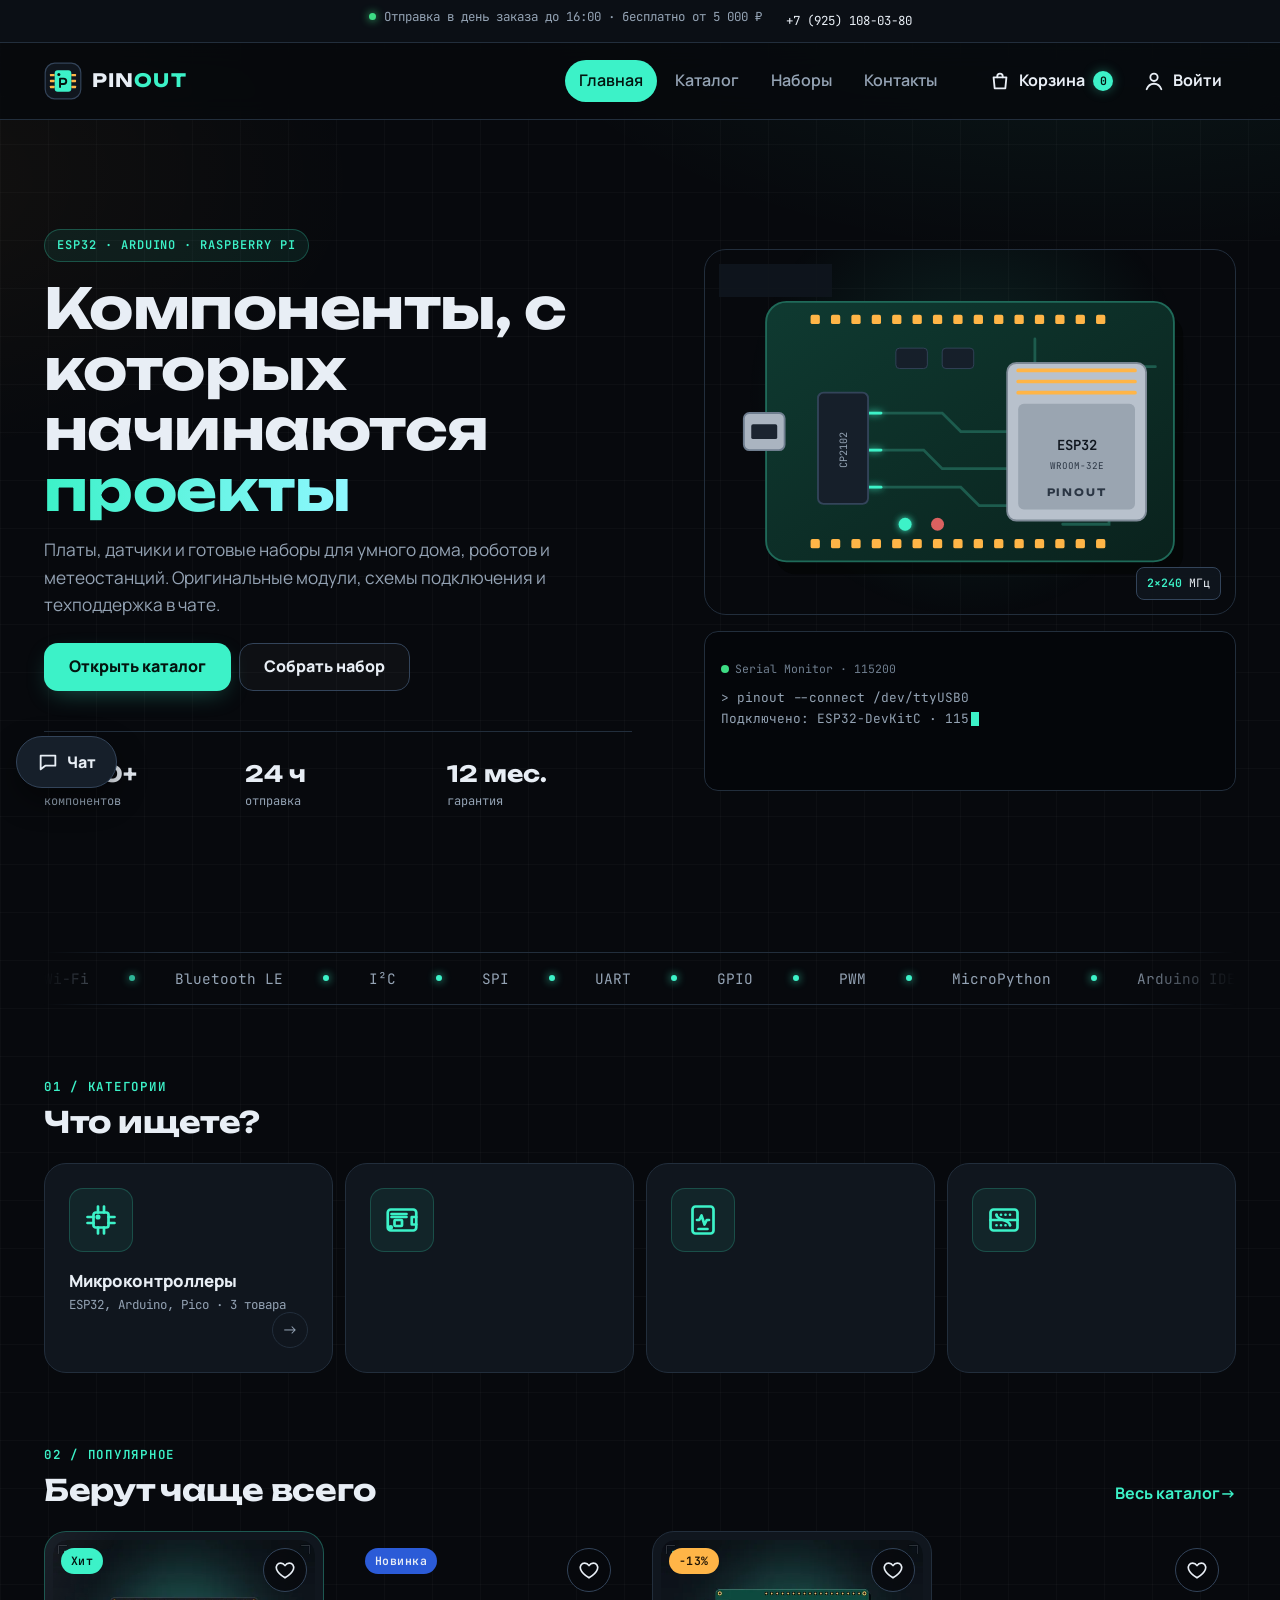
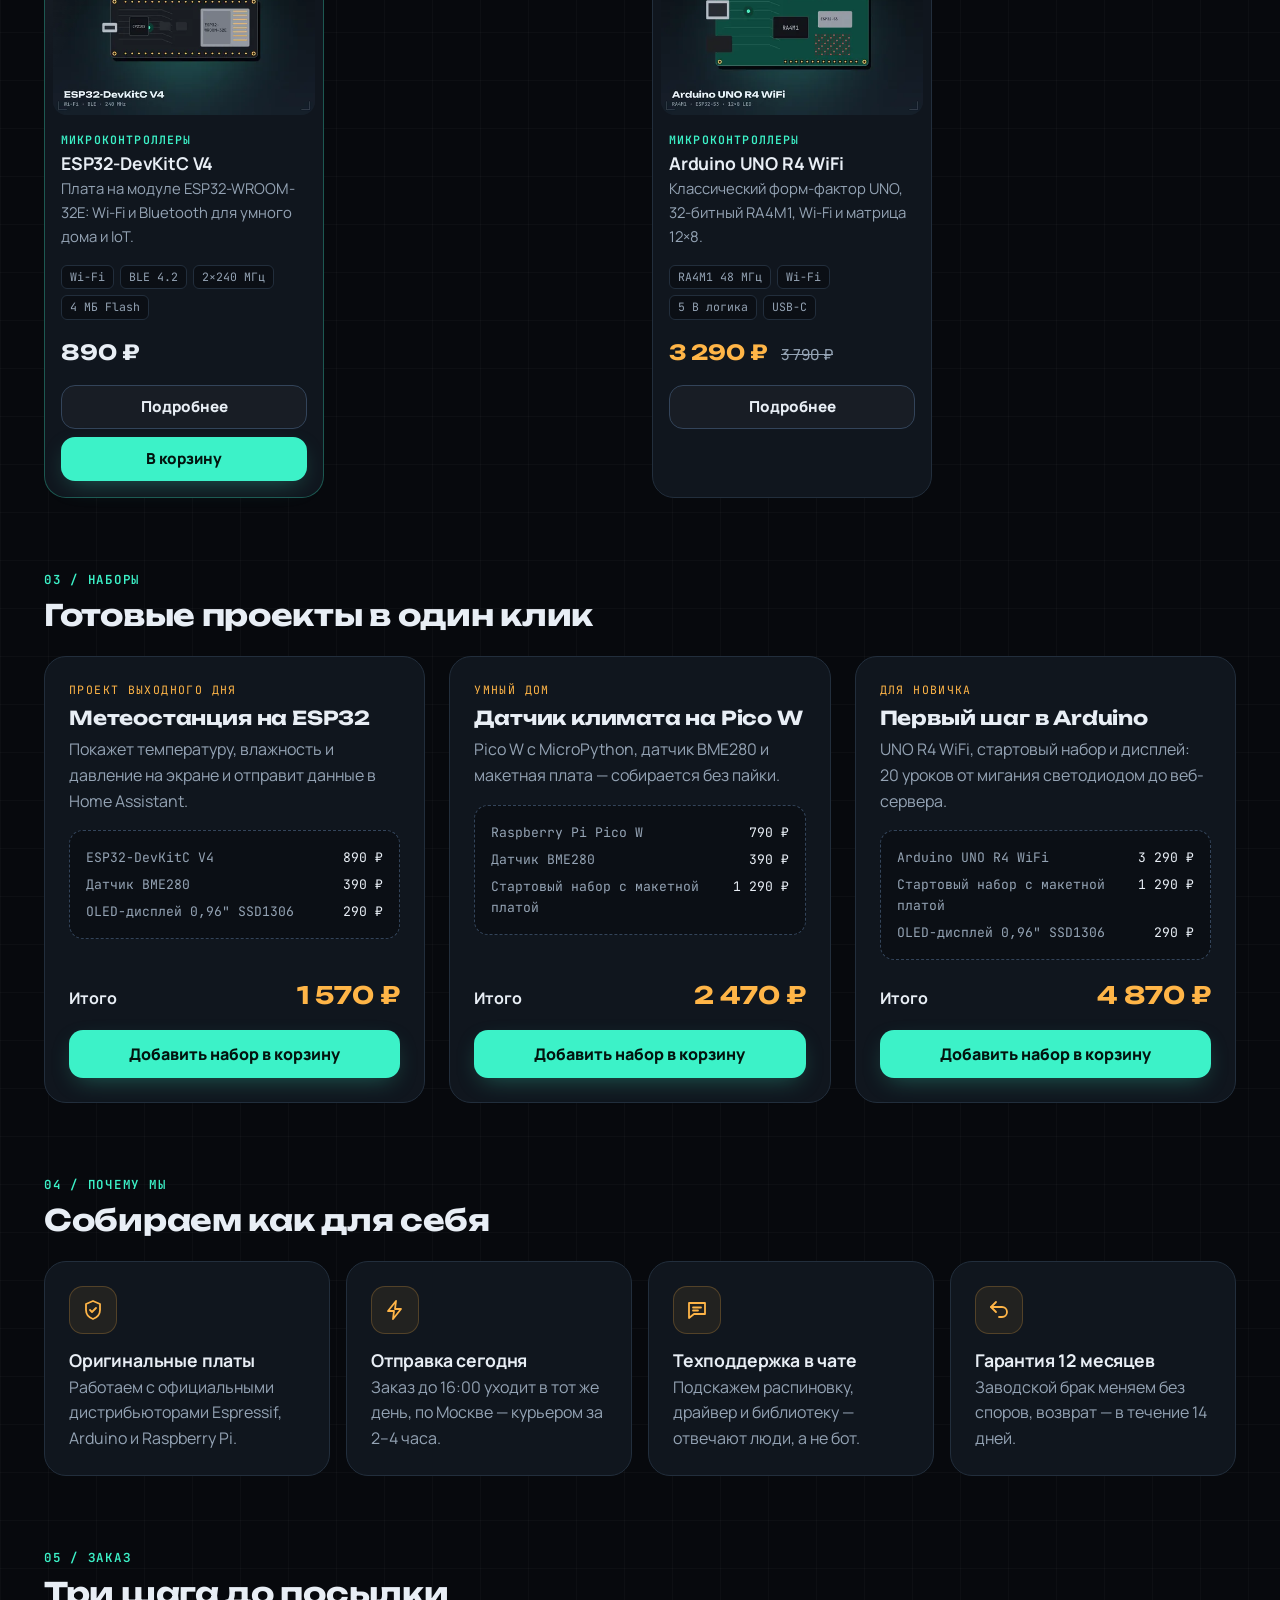
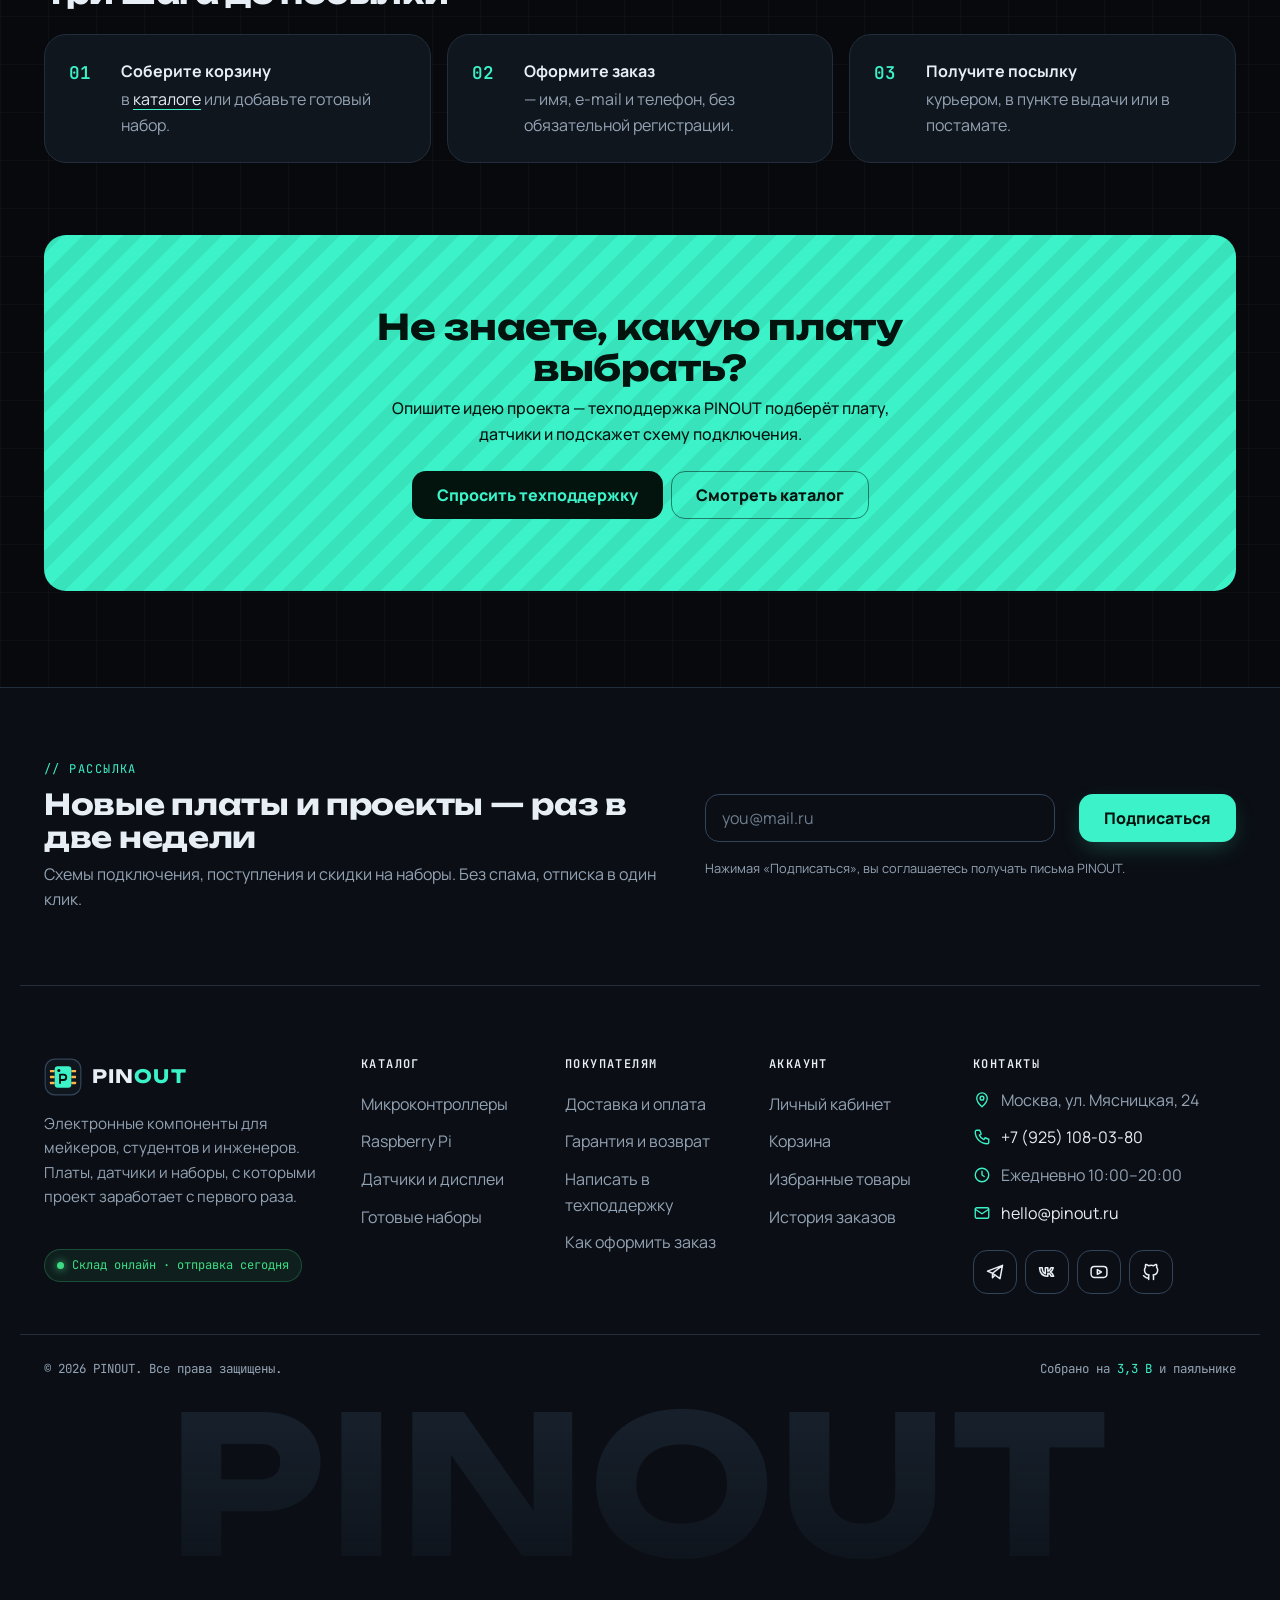
<file: index.html>
<!DOCTYPE html>
<html lang="ru">
<head>
  <meta charset="UTF-8">
  <meta name="viewport" content="width=device-width, initial-scale=1.0">
  <title>PINOUT — электронные компоненты для мейкеров</title>
  <meta name="description" content="PINOUT — магазин электронных компонентов: ESP32, Arduino, Raspberry Pi, датчики, дисплеи и готовые наборы для проектов. Отправка в день заказа.">
  <meta name="theme-color" content="#07090d">
  <script>document.documentElement.classList.add('js');</script>
  <link rel="icon" href="images/favicon.svg" type="image/svg+xml">
  <link rel="preconnect" href="https://fonts.googleapis.com">
  <link rel="preconnect" href="https://fonts.gstatic.com" crossorigin>
  <link rel="stylesheet" href="https://fonts.googleapis.com/css2?family=JetBrains+Mono:wght@400;500;600&amp;family=Manrope:wght@400;500;600;700;800&amp;family=Unbounded:wght@600;700&amp;display=swap">
  <link rel="stylesheet" href="css/style.css">
  <link rel="stylesheet" href="css/responsive.css">
  <script src="js/main.js" defer></script>
</head>
<body>
  <!-- SVG-спрайт: иконки описаны один раз, ниже они подключаются через <use href="#..."> -->
  <svg class="svg-sprite" aria-hidden="true" focusable="false">
    <symbol id="logo-mark" viewBox="0 0 64 64"><rect x="2" y="2" width="60" height="60" rx="16" fill="#10161e" stroke="#33445a" stroke-width="2"/><g fill="#ffb547"><rect x="10" y="20" width="8" height="4" rx="1"/><rect x="10" y="30" width="8" height="4" rx="1"/><rect x="10" y="40" width="8" height="4" rx="1"/><rect x="46" y="20" width="8" height="4" rx="1"/><rect x="46" y="30" width="8" height="4" rx="1"/><rect x="46" y="40" width="8" height="4" rx="1"/></g><rect x="18" y="14" width="28" height="36" rx="5" fill="#3cf2c8"/><circle cx="25" cy="21" r="2.6" fill="#03140f"/><path d="M27 42V28h6a4.5 4.5 0 0 1 0 9h-6" fill="none" stroke="#03140f" stroke-width="3.2" stroke-linecap="round" stroke-linejoin="round"/></symbol>
    <symbol id="icon-user" viewBox="0 0 24 24"><circle cx="12" cy="8" r="4"/><path d="M4 21c1.5-4 4.5-6 8-6s6.5 2 8 6"/></symbol>
    <symbol id="icon-bag" viewBox="0 0 24 24"><path d="M5 8h14l-1.2 12H6.2z"/><path d="M9 8V7a3 3 0 0 1 6 0v1"/></symbol>
    <symbol id="icon-chip" viewBox="0 0 24 24"><rect x="7" y="7" width="10" height="10" rx="1.5"/><path d="M10 3v4M14 3v4M10 17v4M14 17v4M3 10h4M3 14h4M17 10h4M17 14h4"/><circle cx="10" cy="10" r=".8" fill="currentColor"/></symbol>
    <symbol id="icon-board" viewBox="0 0 24 24"><rect x="2.5" y="5" width="19" height="14" rx="2"/><path d="M5 8h10M5 10h10"/><rect x="7" y="12" width="5" height="4" rx=".5"/><path d="M21.5 10h-3v5h3"/><circle cx="4.5" cy="17" r=".7" fill="currentColor"/></symbol>
    <symbol id="icon-sensor" viewBox="0 0 24 24"><rect x="5" y="3" width="14" height="18" rx="2"/><path d="M8 12h1.5l1.5-3 2 6 1.5-3H16"/><path d="M9 18h6"/></symbol>
    <symbol id="icon-breadboard" viewBox="0 0 24 24"><rect x="3" y="5" width="18" height="14" rx="2"/><path d="M3 12h18"/><path d="M7 8.5h.01M10 8.5h.01M13 8.5h.01M16 8.5h.01M7 15.5h.01M10 15.5h.01M13 15.5h.01M16 15.5h.01"/><path d="M7 8.5c0 4 9 3 9 7"/></symbol>
    <symbol id="icon-heart" viewBox="0 0 24 24"><path d="M12 20.5s-7.5-4.6-9.2-9.4C1.6 7.6 3.9 4.5 7.3 4.5c2 0 3.6 1.1 4.7 2.7 1.1-1.6 2.7-2.7 4.7-2.7 3.4 0 5.7 3.1 4.5 6.6-1.7 4.8-9.2 9.4-9.2 9.4z"/></symbol>
    <symbol id="icon-shield" viewBox="0 0 24 24"><path d="M12 3l7 3v6c0 4.5-3 7.5-7 9-4-1.5-7-4.5-7-9V6z"/><path d="M9 12l2 2 4-4"/></symbol>
    <symbol id="icon-bolt" viewBox="0 0 24 24"><path d="M13 3L5 13h6l-1 8 8-10h-6z"/></symbol>
    <symbol id="icon-support" viewBox="0 0 24 24"><path d="M4 5h16v11H9l-5 4z"/><path d="M8 9.5h8M8 12.5h5"/></symbol>
    <symbol id="icon-return" viewBox="0 0 24 24"><path d="M9 14L4 9l5-5"/><path d="M4 9h11a5 5 0 010 10h-3"/></symbol>
    <symbol id="icon-pin" viewBox="0 0 24 24"><path d="M12 21s-7-6.2-7-11.5a7 7 0 0 1 14 0C19 14.8 12 21 12 21z"/><circle cx="12" cy="9.5" r="2.5"/></symbol>
    <symbol id="icon-phone" viewBox="0 0 24 24"><path d="M5 3h4l2 5-2.5 1.5a11 11 0 0 0 6 6L16 13l5 2v4a2 2 0 0 1-2 2A16 16 0 0 1 3 5a2 2 0 0 1 2-2z"/></symbol>
    <symbol id="icon-clock" viewBox="0 0 24 24"><circle cx="12" cy="12" r="9"/><path d="M12 7v5l3 2"/></symbol>
    <symbol id="icon-mail" viewBox="0 0 24 24"><rect x="3" y="5" width="18" height="14" rx="2"/><path d="M3 7l9 6 9-6"/></symbol>
    <symbol id="icon-telegram" viewBox="0 0 24 24"><path d="M21 4L3 11l6 2.5M21 4l-3 16-9-6.5M21 4L9 13.5V19l3-3.5"/></symbol>
    <symbol id="icon-vk" viewBox="0 0 24 24"><path d="M3 7c.5 6 4 10 9.5 10h.5v-3.5c2 .2 3.4 1.6 4 3.5H20c-.8-2.6-2.7-4.3-4-5 1.3-.8 3-2.6 3.5-5h-2.8c-.6 2-2.2 3.8-3.7 4V7h-3v7c-1.8-.4-3.6-2.6-3.7-7z"/></symbol>
    <symbol id="icon-youtube" viewBox="0 0 24 24"><rect x="2.5" y="5.5" width="19" height="13" rx="4"/><path d="M10 9.2v5.6l4.8-2.8z"/></symbol>
    <symbol id="icon-github" viewBox="0 0 24 24"><path d="M9 19c-4 1.3-4-2-6-2.5m12 4.5v-3.5c0-1 .1-1.4-.5-2 2.8-.3 5.5-1.4 5.5-6a4.6 4.6 0 0 0-1.3-3.2 4.3 4.3 0 0 0-.1-3.2s-1-.3-3.4 1.3a11.6 11.6 0 0 0-6.2 0C6.6 2.8 5.6 3.1 5.6 3.1a4.3 4.3 0 0 0-.1 3.2A4.6 4.6 0 0 0 4.2 9.5c0 4.6 2.7 5.7 5.5 6-.6.6-.6 1.2-.5 2V21"/></symbol>
    <symbol id="icon-send" viewBox="0 0 24 24"><path d="M4 12l16-8-6 16-2-7z"/></symbol>
    <symbol id="icon-chat" viewBox="0 0 24 24"><path d="M4 5h16v11H9l-5 4z"/></symbol>
  </svg>
  <a class="skip-link" href="#main">Перейти к основному содержимому</a>
  <div class="scroll-progress" aria-hidden="true"><span class="scroll-progress__bar"></span></div>
  <div class="topbar">
    <div class="topbar__inner">
      <p class="topbar__text">Отправка в день заказа до 16:00 · бесплатно от 5 000 ₽</p>
      <a class="topbar__phone" href="tel:+79251080380">+7 (925) 108&#8209;03&#8209;80</a>
    </div>
  </div>
  <header class="site-header" id="top">
    <div class="site-header__inner">
      <a class="site-header__logo" href="index.html" aria-label="PINOUT — на главную"><svg class="logo-mark" viewBox="0 0 64 64" width="36" height="36" aria-hidden="true" focusable="false"><use href="#logo-mark"></use></svg><span class="site-header__name">PIN<span class="site-header__name-accent">OUT</span></span></a>
      <div class="header-actions">
        <a class="header-actions__link" href="cart.html"><svg class="header-actions__icon" viewBox="0 0 24 24" width="22" height="22" fill="none" stroke="currentColor" stroke-width="2" stroke-linecap="round" stroke-linejoin="round" aria-hidden="true" focusable="false"><use href="#icon-bag"></use></svg><span class="header-actions__text">Корзина</span><span class="header-actions__count"><span class="visually-hidden">, товаров: </span><span class="header-actions__count-value">0</span></span></a>
        <a class="header-actions__link" href="account.html"><svg class="header-actions__icon" viewBox="0 0 24 24" width="22" height="22" fill="none" stroke="currentColor" stroke-width="2" stroke-linecap="round" stroke-linejoin="round" aria-hidden="true" focusable="false"><use href="#icon-user"></use></svg><span class="header-actions__text">Войти</span></a>
      </div>
      <nav class="site-nav" aria-label="Основная навигация">
        <button class="site-nav__toggle" type="button" aria-expanded="false" aria-controls="site-nav-list">
          <span class="site-nav__toggle-icon" aria-hidden="true"></span>
          <span class="site-nav__toggle-text">Меню</span>
        </button>
        <ul class="site-nav__list" id="site-nav-list">
          <li class="site-nav__item"><a class="site-nav__link site-nav__link--active" href="index.html" aria-current="page">Главная</a></li>
          <li class="site-nav__item"><a class="site-nav__link" href="catalog.html">Каталог</a></li>
          <li class="site-nav__item"><a class="site-nav__link" href="index.html#kits">Наборы</a></li>
          <li class="site-nav__item"><a class="site-nav__link" href="contacts.html">Контакты</a></li>
        </ul>
      </nav>
    </div>
  </header>

  <main id="main" tabindex="-1">
    <section class="hero" aria-labelledby="hero-title">
      <div class="hero__content">
        <p class="hero__label">ESP32 · Arduino · Raspberry Pi</p>
        <h1 class="hero__title" id="hero-title">Компоненты, с которых начинаются <span class="hero__accent">проекты</span></h1>
        <p class="hero__text">Платы, датчики и готовые наборы для умного дома, роботов и метеостанций. Оригинальные модули, схемы подключения и техподдержка в чате.</p>
        <div class="hero__actions">
          <a class="button button--primary" href="catalog.html">Открыть каталог</a>
          <a class="button button--secondary" href="#kits">Собрать набор</a>
        </div>
        <dl class="hero__stats">
          <div class="hero__stat"><dt class="hero__stat-label">компонентов</dt><dd class="hero__stat-value" data-count="1200" data-suffix="+">1 200+</dd></div>
          <div class="hero__stat"><dt class="hero__stat-label">отправка</dt><dd class="hero__stat-value" data-count="24" data-suffix=" ч">24 ч</dd></div>
          <div class="hero__stat"><dt class="hero__stat-label">гарантия</dt><dd class="hero__stat-value" data-count="12" data-suffix=" мес.">12 мес.</dd></div>
        </dl>
      </div>
      <div class="hero__media">
        <figure class="board">
          <svg class="board__svg" viewBox="0 0 520 340" role="img" aria-labelledby="board-title">
          <title id="board-title">Схематичная плата ESP32 с бегущими по дорожкам сигналами</title>
          <defs>
            <linearGradient id="pcb" x1="0" y1="0" x2="1" y2="1">
              <stop offset="0" stop-color="#0f3a31"/>
              <stop offset="1" stop-color="#0a221d"/>
            </linearGradient>
            <filter id="glow" x="-50%" y="-50%" width="200%" height="200%">
              <feGaussianBlur stdDeviation="4" result="b"/>
              <feMerge><feMergeNode in="b"/><feMergeNode in="SourceGraphic"/></feMerge>
            </filter>
          </defs>
          <rect x="40" y="30" width="440" height="280" rx="22" fill="#020405" opacity=".55" transform="translate(10 14)"/>
          <rect x="40" y="30" width="440" height="280" rx="22" fill="url(#pcb)" stroke="#1f6a59" stroke-width="2"/>
          <g fill="#ffb547"><rect x="88" y="44" width="10" height="10" rx="2"/><rect x="110" y="44" width="10" height="10" rx="2"/><rect x="132" y="44" width="10" height="10" rx="2"/><rect x="154" y="44" width="10" height="10" rx="2"/><rect x="176" y="44" width="10" height="10" rx="2"/><rect x="198" y="44" width="10" height="10" rx="2"/><rect x="220" y="44" width="10" height="10" rx="2"/><rect x="242" y="44" width="10" height="10" rx="2"/><rect x="264" y="44" width="10" height="10" rx="2"/><rect x="286" y="44" width="10" height="10" rx="2"/><rect x="308" y="44" width="10" height="10" rx="2"/><rect x="330" y="44" width="10" height="10" rx="2"/><rect x="352" y="44" width="10" height="10" rx="2"/><rect x="374" y="44" width="10" height="10" rx="2"/><rect x="396" y="44" width="10" height="10" rx="2"/><rect x="88" y="286" width="10" height="10" rx="2"/><rect x="110" y="286" width="10" height="10" rx="2"/><rect x="132" y="286" width="10" height="10" rx="2"/><rect x="154" y="286" width="10" height="10" rx="2"/><rect x="176" y="286" width="10" height="10" rx="2"/><rect x="198" y="286" width="10" height="10" rx="2"/><rect x="220" y="286" width="10" height="10" rx="2"/><rect x="242" y="286" width="10" height="10" rx="2"/><rect x="264" y="286" width="10" height="10" rx="2"/><rect x="286" y="286" width="10" height="10" rx="2"/><rect x="308" y="286" width="10" height="10" rx="2"/><rect x="330" y="286" width="10" height="10" rx="2"/><rect x="352" y="286" width="10" height="10" rx="2"/><rect x="374" y="286" width="10" height="10" rx="2"/><rect x="396" y="286" width="10" height="10" rx="2"/></g>
          <g fill="none" stroke="#1d5c4e" stroke-width="3" stroke-linecap="round"><path class="board__trace" d="M150 150 H230 L250 170 H300"/><path class="board__trace" d="M150 190 H210 L230 210 H300"/><path class="board__trace" d="M150 230 H250 L270 250 H330"/><path class="board__trace" d="M410 140 V100 H460"/><path class="board__trace" d="M410 240 V270 H360"/><path class="board__trace" d="M330 120 V70"/></g>
          <g fill="none" stroke="#3cf2c8" stroke-width="3" stroke-linecap="round" filter="url(#glow)"><path class="board__trace-signal" d="M150 150 H230 L250 170 H300"/><path class="board__trace-signal" d="M150 190 H210 L230 210 H300"/><path class="board__trace-signal" d="M150 230 H250 L270 250 H330"/><path class="board__trace-signal" d="M410 140 V100 H460"/><path class="board__trace-signal" d="M410 240 V270 H360"/><path class="board__trace-signal" d="M330 120 V70"/></g>
          <rect x="16" y="150" width="44" height="40" rx="6" fill="#aab4c0" stroke="#6f7e8f" stroke-width="2"/>
          <rect x="24" y="162" width="28" height="16" rx="2" fill="#1b2430"/>
          <rect x="96" y="128" width="54" height="120" rx="6" fill="#161f2a" stroke="#33445a" stroke-width="2"/>
          <text x="123" y="194" fill="#94a3b4" font-family="JetBrains Mono, monospace" font-size="11" text-anchor="middle" transform="rotate(-90 123 190)">CP2102</text>
          <rect x="300" y="96" width="150" height="170" rx="10" fill="#b8c1cc" stroke="#7d8996" stroke-width="2"/>
          <rect x="312" y="140" width="126" height="114" rx="6" fill="#9aa5b1"/>
          <path d="M312 104h126M312 116h126M312 128h126" stroke="#ffb547" stroke-width="4" stroke-linecap="round"/>
          <text x="375" y="190" fill="#10161e" font-family="JetBrains Mono, monospace" font-size="15" font-weight="600" text-anchor="middle">ESP32</text>
          <text x="375" y="210" fill="#2b3644" font-family="JetBrains Mono, monospace" font-size="10" text-anchor="middle">WROOM-32E</text>
          <text x="375" y="240" fill="#2b3644" font-family="Unbounded, sans-serif" font-size="11" font-weight="700" text-anchor="middle" letter-spacing="2">PINOUT</text>
          <circle class="board__led" cx="190" cy="270" r="7" fill="#3cf2c8" filter="url(#glow)"/>
          <circle cx="225" cy="270" r="7" fill="#ff6b6b" opacity=".85"/>
          <rect x="180" y="80" width="34" height="22" rx="4" fill="#161f2a" stroke="#33445a"/>
          <rect x="230" y="80" width="34" height="22" rx="4" fill="#161f2a" stroke="#33445a"/>
        </svg>
          <figcaption class="visually-hidden">Иллюстрация отладочной платы ESP32</figcaption>
          <span class="board__tag board__tag--one" aria-hidden="true"><b>Wi‑Fi</b> 2,4 ГГц</span>
          <span class="board__tag board__tag--two" aria-hidden="true"><b>2×240</b> МГц</span>
        </figure>
        <div class="terminal" aria-hidden="true">
          <p class="terminal__head">Serial Monitor · 115200</p>
          <span class="terminal__line">> pinout --connect /dev/ttyUSB0</span>
          <span class="terminal__line">Подключено: ESP32-DevKitC · 115200 бод</span>
          <span class="terminal__line">Wi‑Fi: <span class="terminal__ok">OK · 192.168.1.42</span></span>
          <span class="terminal__line">BME280: 23,4 °C · 41 % · 1013 гПа</span>
        </div>
      </div>
    </section>

    <section class="marquee" aria-label="Интерфейсы и платформы, с которыми работают наши платы">
      <ul class="marquee__track">
        <li class="marquee__item">Wi‑Fi</li>
        <li class="marquee__item">Bluetooth LE</li>
        <li class="marquee__item">I²C</li>
        <li class="marquee__item">SPI</li>
        <li class="marquee__item">UART</li>
        <li class="marquee__item">GPIO</li>
        <li class="marquee__item">PWM</li>
        <li class="marquee__item">MicroPython</li>
        <li class="marquee__item">Arduino IDE</li>
        <li class="marquee__item">ESP-IDF</li>
        <li class="marquee__item">Home Assistant</li>
        <li class="marquee__item">MQTT</li>
        <li class="marquee__item" aria-hidden="true">Wi‑Fi</li>
        <li class="marquee__item" aria-hidden="true">Bluetooth LE</li>
        <li class="marquee__item" aria-hidden="true">I²C</li>
        <li class="marquee__item" aria-hidden="true">SPI</li>
        <li class="marquee__item" aria-hidden="true">UART</li>
        <li class="marquee__item" aria-hidden="true">GPIO</li>
        <li class="marquee__item" aria-hidden="true">PWM</li>
        <li class="marquee__item" aria-hidden="true">MicroPython</li>
        <li class="marquee__item" aria-hidden="true">Arduino IDE</li>
        <li class="marquee__item" aria-hidden="true">ESP-IDF</li>
        <li class="marquee__item" aria-hidden="true">Home Assistant</li>
        <li class="marquee__item" aria-hidden="true">MQTT</li>
      </ul>
    </section>

    <section class="section" id="categories" aria-labelledby="categories-title">
      <div class="section__head" data-reveal>
        <div>
          <p class="section__eyebrow">01 / Категории</p>
          <h2 class="section__title" id="categories-title">Что ищете?</h2>
        </div>
      </div>
      <ul class="categories">
        <li class="category-card" data-reveal>
          <a class="category-card__link" href="catalog.html">
            <span class="category-card__icon" aria-hidden="true"><svg viewBox="0 0 24 24" width="36" height="36" fill="none" stroke="currentColor" stroke-width="1.8" stroke-linecap="round" stroke-linejoin="round" aria-hidden="true" focusable="false"><use href="#icon-chip"></use></svg></span>
            <span class="category-card__body"><span class="category-card__title">Микро&shy;контроллеры</span><span class="category-card__count">ESP32, Arduino, Pico · 3 товара</span></span>
          </a>
        </li>
        <li class="category-card" data-reveal>
          <a class="category-card__link" href="catalog.html">
            <span class="category-card__icon" aria-hidden="true"><svg viewBox="0 0 24 24" width="36" height="36" fill="none" stroke="currentColor" stroke-width="1.8" stroke-linecap="round" stroke-linejoin="round" aria-hidden="true" focusable="false"><use href="#icon-board"></use></svg></span>
            <span class="category-card__body"><span class="category-card__title">Raspberry Pi</span><span class="category-card__count">Компьютеры и камеры · 2 товара</span></span>
          </a>
        </li>
        <li class="category-card" data-reveal>
          <a class="category-card__link" href="catalog.html">
            <span class="category-card__icon" aria-hidden="true"><svg viewBox="0 0 24 24" width="36" height="36" fill="none" stroke="currentColor" stroke-width="1.8" stroke-linecap="round" stroke-linejoin="round" aria-hidden="true" focusable="false"><use href="#icon-sensor"></use></svg></span>
            <span class="category-card__body"><span class="category-card__title">Датчики и дисплеи</span><span class="category-card__count">I²C, SPI, OLED · 2 товара</span></span>
          </a>
        </li>
        <li class="category-card" data-reveal>
          <a class="category-card__link" href="catalog.html">
            <span class="category-card__icon" aria-hidden="true"><svg viewBox="0 0 24 24" width="36" height="36" fill="none" stroke="currentColor" stroke-width="1.8" stroke-linecap="round" stroke-linejoin="round" aria-hidden="true" focusable="false"><use href="#icon-breadboard"></use></svg></span>
            <span class="category-card__body"><span class="category-card__title">Наборы</span><span class="category-card__count">Всё для старта · 1 товар</span></span>
          </a>
        </li>
      </ul>
    </section>

    <section class="section" id="popular" aria-labelledby="popular-title">
      <div class="section__head" data-reveal>
        <div>
          <p class="section__eyebrow">02 / Популярное</p>
          <h2 class="section__title" id="popular-title">Берут чаще всего</h2>
        </div>
        <a class="section__more" href="catalog.html">Весь каталог</a>
      </div>
      <div class="products-grid">
          <!-- ===== Товар: ESP32-DevKitC V4 ===== -->
          <article
            class="product-card product-card--hit"
            data-id="esp32"
            data-name="ESP32-DevKitC V4"
            data-category="Микроконтроллеры"
            data-price="890"
            data-reveal>
            <button class="product-card__fav" type="button" aria-pressed="false">
              <svg class="product-card__fav-icon" viewBox="0 0 24 24" width="22" height="22" aria-hidden="true" focusable="false"><use href="#icon-heart"></use></svg>
              <span class="visually-hidden">В избранное: ESP32-DevKitC V4</span>
            </button>
            <span class="product-card__badge product-card__badge--hit">Хит</span>
            <picture>
              <source
                type="image/webp"
                srcset="images/products/esp32-480.webp 480w, images/products/esp32-960.webp 960w"
                sizes="(min-width: 1280px) 280px, (min-width: 1024px) 30vw, (min-width: 600px) 45vw, 100vw">
              <img
                alt="ESP32-DevKitC V4"
                class="product-card__image"
                src="images/products/esp32-480.jpg"
                srcset="images/products/esp32-480.jpg 480w, images/products/esp32-960.jpg 960w"
                sizes="(min-width: 1280px) 280px, (min-width: 1024px) 30vw, (min-width: 600px) 45vw, 100vw"
                width="480"
                height="320"
                loading="lazy"
                decoding="async">
            </picture>
            <p class="product-card__category">Микроконтроллеры</p>
            <h3 class="product-card__title">ESP32-DevKitC V4</h3>
            <p class="product-card__description">Плата на модуле ESP32-WROOM-32E: Wi‑Fi и Bluetooth для умного дома и IoT.</p>
            <ul class="product-card__specs" aria-label="Кратко о товаре">
              <li class="product-card__spec">Wi‑Fi</li>
              <li class="product-card__spec">BLE 4.2</li>
              <li class="product-card__spec">2×240 МГц</li>
              <li class="product-card__spec">4 МБ Flash</li>
            </ul>
            <p class="product-card__price">890 ₽</p>
            <div class="product-card__actions">
              <a class="button button--secondary" href="product.html">Подробнее<span class="visually-hidden"> о товаре «ESP32-DevKitC V4»</span></a>
              <button class="button button--primary product-card__cart" type="button">В корзину<span class="visually-hidden"> «ESP32-DevKitC V4»</span></button>
            </div>
          </article>
          <!-- ===== Товар: Raspberry Pi 5, 4 ГБ ===== -->
          <article
            class="product-card product-card--new"
            data-id="rpi5"
            data-name="Raspberry Pi 5, 4 ГБ"
            data-category="Raspberry Pi"
            data-price="8490"
            data-reveal>
            <button class="product-card__fav" type="button" aria-pressed="false">
              <svg class="product-card__fav-icon" viewBox="0 0 24 24" width="22" height="22" aria-hidden="true" focusable="false"><use href="#icon-heart"></use></svg>
              <span class="visually-hidden">В избранное: Raspberry Pi 5, 4 ГБ</span>
            </button>
            <span class="product-card__badge product-card__badge--new">Новинка</span>
            <picture>
              <source
                type="image/webp"
                srcset="images/products/rpi5-480.webp 480w, images/products/rpi5-960.webp 960w"
                sizes="(min-width: 1280px) 280px, (min-width: 1024px) 30vw, (min-width: 600px) 45vw, 100vw">
              <img
                alt="Raspberry Pi 5, 4 ГБ"
                class="product-card__image"
                src="images/products/rpi5-480.jpg"
                srcset="images/products/rpi5-480.jpg 480w, images/products/rpi5-960.jpg 960w"
                sizes="(min-width: 1280px) 280px, (min-width: 1024px) 30vw, (min-width: 600px) 45vw, 100vw"
                width="480"
                height="320"
                loading="lazy"
                decoding="async">
            </picture>
            <p class="product-card__category">Raspberry Pi</p>
            <h3 class="product-card__title">Raspberry Pi 5, 4 ГБ</h3>
            <p class="product-card__description">Одноплатный компьютер: 4 ядра 2,4 ГГц, два монитора 4K, PCIe для NVMe.</p>
            <ul class="product-card__specs" aria-label="Кратко о товаре">
              <li class="product-card__spec">4 ГБ ОЗУ</li>
              <li class="product-card__spec">4×2,4 ГГц</li>
              <li class="product-card__spec">2×4K</li>
              <li class="product-card__spec">PCIe 2.0</li>
            </ul>
            <p class="product-card__price">8 490 ₽</p>
            <div class="product-card__actions">
              <a class="button button--secondary" href="product.html">Подробнее<span class="visually-hidden"> о товаре «Raspberry Pi 5, 4 ГБ»</span></a>
              <button class="button button--primary product-card__cart" type="button">В корзину<span class="visually-hidden"> «Raspberry Pi 5, 4 ГБ»</span></button>
            </div>
          </article>
          <!-- ===== Товар: Arduino UNO R4 WiFi ===== -->
          <article
            class="product-card product-card--discount"
            data-id="uno-r4"
            data-name="Arduino UNO R4 WiFi"
            data-category="Микроконтроллеры"
            data-price="3290"
            data-old-price="3790"
            data-reveal>
            <button class="product-card__fav" type="button" aria-pressed="false">
              <svg class="product-card__fav-icon" viewBox="0 0 24 24" width="22" height="22" aria-hidden="true" focusable="false"><use href="#icon-heart"></use></svg>
              <span class="visually-hidden">В избранное: Arduino UNO R4 WiFi</span>
            </button>
            <span class="product-card__badge"><span class="visually-hidden">Скидка </span>−13%</span>
            <picture>
              <source
                type="image/webp"
                srcset="images/products/uno-r4-480.webp 480w, images/products/uno-r4-960.webp 960w"
                sizes="(min-width: 1280px) 280px, (min-width: 1024px) 30vw, (min-width: 600px) 45vw, 100vw">
              <img
                alt="Arduino UNO R4 WiFi"
                class="product-card__image"
                src="images/products/uno-r4-480.jpg"
                srcset="images/products/uno-r4-480.jpg 480w, images/products/uno-r4-960.jpg 960w"
                sizes="(min-width: 1280px) 280px, (min-width: 1024px) 30vw, (min-width: 600px) 45vw, 100vw"
                width="480"
                height="320"
                loading="lazy"
                decoding="async">
            </picture>
            <p class="product-card__category">Микроконтроллеры</p>
            <h3 class="product-card__title">Arduino UNO R4 WiFi</h3>
            <p class="product-card__description">Классический форм-фактор UNO, 32-битный RA4M1, Wi‑Fi и матрица 12×8.</p>
            <ul class="product-card__specs" aria-label="Кратко о товаре">
              <li class="product-card__spec">RA4M1 48 МГц</li>
              <li class="product-card__spec">Wi‑Fi</li>
              <li class="product-card__spec">5 В логика</li>
              <li class="product-card__spec">USB‑C</li>
            </ul>
            <p class="product-card__price">3 290 ₽ <s class="product-card__old-price"><span class="visually-hidden">Старая цена: </span>3 790 ₽</s></p>
            <div class="product-card__actions">
              <a class="button button--secondary" href="product.html">Подробнее<span class="visually-hidden"> о товаре «Arduino UNO R4 WiFi»</span></a>
              <button class="button button--primary product-card__cart" type="button">В корзину<span class="visually-hidden"> «Arduino UNO R4 WiFi»</span></button>
            </div>
          </article>
          <!-- ===== Товар: Raspberry Pi Pico W ===== -->
          <article
            class="product-card"
            data-id="pico-w"
            data-name="Raspberry Pi Pico W"
            data-category="Микроконтроллеры"
            data-price="790"
            data-reveal>
            <button class="product-card__fav" type="button" aria-pressed="false">
              <svg class="product-card__fav-icon" viewBox="0 0 24 24" width="22" height="22" aria-hidden="true" focusable="false"><use href="#icon-heart"></use></svg>
              <span class="visually-hidden">В избранное: Raspberry Pi Pico W</span>
            </button>
            <picture>
              <source
                type="image/webp"
                srcset="images/products/pico-w-480.webp 480w, images/products/pico-w-960.webp 960w"
                sizes="(min-width: 1280px) 280px, (min-width: 1024px) 30vw, (min-width: 600px) 45vw, 100vw">
              <img
                alt="Raspberry Pi Pico W"
                class="product-card__image"
                src="images/products/pico-w-480.jpg"
                srcset="images/products/pico-w-480.jpg 480w, images/products/pico-w-960.jpg 960w"
                sizes="(min-width: 1280px) 280px, (min-width: 1024px) 30vw, (min-width: 600px) 45vw, 100vw"
                width="480"
                height="320"
                loading="lazy"
                decoding="async">
            </picture>
            <p class="product-card__category">Микроконтроллеры</p>
            <h3 class="product-card__title">Raspberry Pi Pico W</h3>
            <p class="product-card__description">Двухъядерный RP2040 и Wi‑Fi за копейки. Программируется на MicroPython.</p>
            <ul class="product-card__specs" aria-label="Кратко о товаре">
              <li class="product-card__spec">RP2040</li>
              <li class="product-card__spec">Wi‑Fi</li>
              <li class="product-card__spec">264 КБ</li>
              <li class="product-card__spec">MicroPython</li>
            </ul>
            <p class="product-card__price">790 ₽</p>
            <div class="product-card__actions">
              <a class="button button--secondary" href="product.html">Подробнее<span class="visually-hidden"> о товаре «Raspberry Pi Pico W»</span></a>
              <button class="button button--primary product-card__cart" type="button">В корзину<span class="visually-hidden"> «Raspberry Pi Pico W»</span></button>
            </div>
          </article>
      </div>
    </section>

    <section class="section" id="kits" aria-labelledby="kits-title">
      <div class="section__head" data-reveal>
        <div>
          <p class="section__eyebrow">03 / Наборы</p>
          <h2 class="section__title" id="kits-title">Готовые проекты в один клик</h2>
        </div>
      </div>
      <div class="kits">
        <article class="kit-card" data-reveal>
          <p class="kit-card__label">Проект выходного дня</p>
          <h3 class="kit-card__title">Метеостанция на ESP32</h3>
          <p class="kit-card__text">Покажет температуру, влажность и давление на экране и отправит данные в Home Assistant.</p>
          <ul class="kit-card__parts" aria-label="Состав набора">
            <li class="kit-card__part" data-id="esp32" data-name="ESP32-DevKitC V4" data-category="Микроконтроллеры" data-price="890"><span>ESP32-DevKitC V4</span><span>890 ₽</span></li>
            <li class="kit-card__part" data-id="bme280" data-name="Датчик BME280" data-category="Датчики и дисплеи" data-price="390"><span>Датчик BME280</span><span>390 ₽</span></li>
            <li class="kit-card__part" data-id="oled" data-name="OLED-дисплей 0,96&quot; SSD1306" data-category="Датчики и дисплеи" data-price="290" data-old-price="350"><span>OLED-дисплей 0,96" SSD1306</span><span>290 ₽</span></li>
          </ul>
          <p class="kit-card__total">Итого <span class="kit-card__sum">1 570 ₽</span></p>
          <button class="button button--primary kit-card__cart" type="button" data-kit="Метеостанция на ESP32">Добавить набор в корзину</button>
        </article>
        <article class="kit-card" data-reveal>
          <p class="kit-card__label">Умный дом</p>
          <h3 class="kit-card__title">Датчик климата на Pico W</h3>
          <p class="kit-card__text">Pico W с MicroPython, датчик BME280 и макетная плата — собирается без пайки.</p>
          <ul class="kit-card__parts" aria-label="Состав набора">
            <li class="kit-card__part" data-id="pico-w" data-name="Raspberry Pi Pico W" data-category="Микроконтроллеры" data-price="790"><span>Raspberry Pi Pico W</span><span>790 ₽</span></li>
            <li class="kit-card__part" data-id="bme280" data-name="Датчик BME280" data-category="Датчики и дисплеи" data-price="390"><span>Датчик BME280</span><span>390 ₽</span></li>
            <li class="kit-card__part" data-id="starter-kit" data-name="Стартовый набор с макетной платой" data-category="Наборы" data-price="1290"><span>Стартовый набор с макетной платой</span><span>1 290 ₽</span></li>
          </ul>
          <p class="kit-card__total">Итого <span class="kit-card__sum">2 470 ₽</span></p>
          <button class="button button--primary kit-card__cart" type="button" data-kit="Датчик климата на Pico W">Добавить набор в корзину</button>
        </article>
        <article class="kit-card" data-reveal>
          <p class="kit-card__label">Для новичка</p>
          <h3 class="kit-card__title">Первый шаг в Arduino</h3>
          <p class="kit-card__text">UNO R4 WiFi, стартовый набор и дисплей: 20 уроков от мигания светодиодом до веб-сервера.</p>
          <ul class="kit-card__parts" aria-label="Состав набора">
            <li class="kit-card__part" data-id="uno-r4" data-name="Arduino UNO R4 WiFi" data-category="Микроконтроллеры" data-price="3290" data-old-price="3790"><span>Arduino UNO R4 WiFi</span><span>3 290 ₽</span></li>
            <li class="kit-card__part" data-id="starter-kit" data-name="Стартовый набор с макетной платой" data-category="Наборы" data-price="1290"><span>Стартовый набор с макетной платой</span><span>1 290 ₽</span></li>
            <li class="kit-card__part" data-id="oled" data-name="OLED-дисплей 0,96&quot; SSD1306" data-category="Датчики и дисплеи" data-price="290" data-old-price="350"><span>OLED-дисплей 0,96" SSD1306</span><span>290 ₽</span></li>
          </ul>
          <p class="kit-card__total">Итого <span class="kit-card__sum">4 870 ₽</span></p>
          <button class="button button--primary kit-card__cart" type="button" data-kit="Первый шаг в Arduino">Добавить набор в корзину</button>
        </article>
      </div>
    </section>

    <section class="section" id="advantages" aria-labelledby="advantages-title">
      <div class="section__head" data-reveal>
        <div>
          <p class="section__eyebrow">04 / Почему мы</p>
          <h2 class="section__title" id="advantages-title">Собираем как для себя</h2>
        </div>
      </div>
      <ul class="advantages">
        <li class="advantages__item" data-reveal>
          <span class="advantages__icon" aria-hidden="true"><svg viewBox="0 0 24 24" width="24" height="24" fill="none" stroke="currentColor" stroke-width="1.8" stroke-linecap="round" stroke-linejoin="round" aria-hidden="true" focusable="false"><use href="#icon-shield"></use></svg></span>
          <h3 class="advantages__title">Оригинальные платы</h3>
          <p class="advantages__text">Работаем с официальными дистрибьюторами Espressif, Arduino и Raspberry Pi.</p>
        </li>
        <li class="advantages__item" data-reveal>
          <span class="advantages__icon" aria-hidden="true"><svg viewBox="0 0 24 24" width="24" height="24" fill="none" stroke="currentColor" stroke-width="1.8" stroke-linecap="round" stroke-linejoin="round" aria-hidden="true" focusable="false"><use href="#icon-bolt"></use></svg></span>
          <h3 class="advantages__title">Отправка сегодня</h3>
          <p class="advantages__text">Заказ до 16:00 уходит в тот же день, по Москве — курьером за 2–4 часа.</p>
        </li>
        <li class="advantages__item" data-reveal>
          <span class="advantages__icon" aria-hidden="true"><svg viewBox="0 0 24 24" width="24" height="24" fill="none" stroke="currentColor" stroke-width="1.8" stroke-linecap="round" stroke-linejoin="round" aria-hidden="true" focusable="false"><use href="#icon-support"></use></svg></span>
          <h3 class="advantages__title">Техподдержка в чате</h3>
          <p class="advantages__text">Подскажем распиновку, драйвер и библиотеку — отвечают люди, а не бот.</p>
        </li>
        <li class="advantages__item" data-reveal>
          <span class="advantages__icon" aria-hidden="true"><svg viewBox="0 0 24 24" width="24" height="24" fill="none" stroke="currentColor" stroke-width="1.8" stroke-linecap="round" stroke-linejoin="round" aria-hidden="true" focusable="false"><use href="#icon-return"></use></svg></span>
          <h3 class="advantages__title">Гарантия 12 месяцев</h3>
          <p class="advantages__text">Заводской брак меняем без споров, возврат — в течение 14 дней.</p>
        </li>
      </ul>
    </section>

    <section class="section" aria-labelledby="order-steps-title">
      <div class="section__head" data-reveal>
        <div>
          <p class="section__eyebrow">05 / Заказ</p>
          <h2 class="section__title" id="order-steps-title">Три шага до посылки</h2>
        </div>
      </div>
      <ol class="order-steps">
        <li class="order-steps__item" data-reveal><strong class="order-steps__title">Соберите корзину</strong> в <a href="catalog.html">каталоге</a> или добавьте готовый набор.</li>
        <li class="order-steps__item" data-reveal><strong class="order-steps__title">Оформите заказ</strong> — имя, e-mail и телефон, без обязательной регистрации.</li>
        <li class="order-steps__item" data-reveal><strong class="order-steps__title">Получите посылку</strong> курьером, в пункте выдачи или в постамате.</li>
      </ol>
    </section>

    <section class="cta-band" aria-labelledby="cta-title" data-reveal>
      <h2 class="cta-band__title" id="cta-title">Не знаете, какую плату выбрать?</h2>
      <p class="cta-band__text">Опишите идею проекта — техподдержка PINOUT подберёт плату, датчики и подскажет схему подключения.</p>
      <div class="cta-band__actions">
        <a class="button button--primary" href="contacts.html#feedback-title" data-open-chat>Спросить техподдержку</a>
        <a class="button button--secondary" href="catalog.html">Смотреть каталог</a>
      </div>
    </section>
  </main>

  <footer class="site-footer">
    <div class="footer-cta">
      <div>
        <p class="footer-cta__label">// рассылка</p>
        <h2 class="footer-cta__title">Новые платы и проекты — раз в две недели</h2>
        <p class="footer-cta__text">Схемы подключения, поступления и скидки на наборы. Без спама, отписка в один клик.</p>
      </div>
      <form class="order-form subscribe" id="subscribe-form" action="#" method="post" data-success="Готово! Первое письмо придёт с ближайшей рассылкой.">
        <label class="visually-hidden" for="subscribe-email">E-mail для рассылки</label>
        <input class="order-form__input" id="subscribe-email" name="email" type="email" placeholder="you@mail.ru" autocomplete="email" required>
        <button class="button button--primary" type="submit">Подписаться</button>
        <p class="subscribe__note">Нажимая «Подписаться», вы соглашаетесь получать письма PINOUT.</p>
      </form>
    </div>
    <div class="site-footer__inner">
      <div class="site-footer__brand">
        <a class="site-footer__logo" href="index.html" aria-label="PINOUT — на главную"><svg class="logo-mark" viewBox="0 0 64 64" width="36" height="36" aria-hidden="true" focusable="false"><use href="#logo-mark"></use></svg><span class="site-header__name">PIN<span class="site-header__name-accent">OUT</span></span></a>
        <p class="site-footer__about">Электронные компоненты для мейкеров, студентов и инженеров. Платы, датчики и наборы, с которыми проект заработает с первого раза.</p>
        <p class="site-footer__status">Склад онлайн · отправка сегодня</p>
      </div>
      <nav class="site-footer__col" aria-labelledby="footer-catalog-title">
        <h2 class="site-footer__title" id="footer-catalog-title">Каталог</h2>
        <ul class="site-footer__list">
          <li><a class="site-footer__link" href="catalog.html">Микроконтроллеры</a></li>
          <li><a class="site-footer__link" href="catalog.html">Raspberry Pi</a></li>
          <li><a class="site-footer__link" href="catalog.html">Датчики и дисплеи</a></li>
          <li><a class="site-footer__link" href="index.html#kits">Готовые наборы</a></li>
        </ul>
      </nav>
      <nav class="site-footer__col" aria-labelledby="footer-help-title">
        <h2 class="site-footer__title" id="footer-help-title">Покупателям</h2>
        <ul class="site-footer__list">
          <li><a class="site-footer__link" href="contacts.html#faq">Доставка и оплата</a></li>
          <li><a class="site-footer__link" href="contacts.html#faq">Гарантия и возврат</a></li>
          <li><a class="site-footer__link" href="contacts.html#feedback-title">Написать в техподдержку</a></li>
          <li><a class="site-footer__link" href="index.html#order-steps-title">Как оформить заказ</a></li>
        </ul>
      </nav>
      <nav class="site-footer__col" aria-labelledby="footer-account-title">
        <h2 class="site-footer__title" id="footer-account-title">Аккаунт</h2>
        <ul class="site-footer__list">
          <li><a class="site-footer__link" href="account.html">Личный кабинет</a></li>
          <li><a class="site-footer__link" href="cart.html">Корзина</a></li>
          <li><a class="site-footer__link" href="account.html#favorites">Избранные товары</a></li>
          <li><a class="site-footer__link" href="account.html#account-profile">История заказов</a></li>
        </ul>
      </nav>
      <div class="site-footer__col">
        <h2 class="site-footer__title">Контакты</h2>
        <address class="site-footer__address">
          <p class="site-footer__contact"><svg viewBox="0 0 24 24" width="18" height="18" fill="none" stroke="currentColor" stroke-width="1.8" stroke-linecap="round" stroke-linejoin="round" aria-hidden="true" focusable="false"><use href="#icon-pin"></use></svg><span>Москва, ул. Мясницкая, 24</span></p>
          <p class="site-footer__contact"><svg viewBox="0 0 24 24" width="18" height="18" fill="none" stroke="currentColor" stroke-width="1.8" stroke-linecap="round" stroke-linejoin="round" aria-hidden="true" focusable="false"><use href="#icon-phone"></use></svg><a href="tel:+79251080380">+7 (925) 108&#8209;03&#8209;80</a></p>
          <p class="site-footer__contact"><svg viewBox="0 0 24 24" width="18" height="18" fill="none" stroke="currentColor" stroke-width="1.8" stroke-linecap="round" stroke-linejoin="round" aria-hidden="true" focusable="false"><use href="#icon-clock"></use></svg><span>Ежедневно 10:00–20:00</span></p>
          <p class="site-footer__contact"><svg viewBox="0 0 24 24" width="18" height="18" fill="none" stroke="currentColor" stroke-width="1.8" stroke-linecap="round" stroke-linejoin="round" aria-hidden="true" focusable="false"><use href="#icon-mail"></use></svg><a href="mailto:hello@pinout.ru">hello@pinout.ru</a></p>
        </address>
        <ul class="socials site-footer__socials">
          <li><a class="socials__link" href="https://t.me/" target="_blank" rel="noopener" aria-label="Telegram (в новой вкладке)"><svg viewBox="0 0 24 24" width="20" height="20" fill="none" stroke="currentColor" stroke-width="1.8" stroke-linecap="round" stroke-linejoin="round" aria-hidden="true" focusable="false"><use href="#icon-telegram"></use></svg></a></li>
          <li><a class="socials__link" href="https://vk.com/" target="_blank" rel="noopener" aria-label="ВКонтакте (в новой вкладке)"><svg viewBox="0 0 24 24" width="20" height="20" fill="none" stroke="currentColor" stroke-width="1.8" stroke-linecap="round" stroke-linejoin="round" aria-hidden="true" focusable="false"><use href="#icon-vk"></use></svg></a></li>
          <li><a class="socials__link" href="https://www.youtube.com/" target="_blank" rel="noopener" aria-label="YouTube (в новой вкладке)"><svg viewBox="0 0 24 24" width="20" height="20" fill="none" stroke="currentColor" stroke-width="1.8" stroke-linecap="round" stroke-linejoin="round" aria-hidden="true" focusable="false"><use href="#icon-youtube"></use></svg></a></li>
          <li><a class="socials__link" href="https://github.com/nguyend1en/kr3-responsive-shop" target="_blank" rel="noopener" aria-label="GitHub (в новой вкладке)"><svg viewBox="0 0 24 24" width="20" height="20" fill="none" stroke="currentColor" stroke-width="1.8" stroke-linecap="round" stroke-linejoin="round" aria-hidden="true" focusable="false"><use href="#icon-github"></use></svg></a></li>
        </ul>
      </div>
    </div>
    <div class="site-footer__bottom">
      <p class="site-footer__copy">&copy; 2026 PINOUT. Все права защищены.</p>
      <p class="site-footer__made">Собрано на <span>3,3&nbsp;В</span> и паяльнике</p>
    </div>
    <p class="site-footer__giant" aria-hidden="true">PINOUT</p>
  </footer>
  <a class="to-top" href="#top" aria-label="Наверх">
    <svg class="to-top__chip" viewBox="0 0 64 64" aria-hidden="true" focusable="false">
      <g class="to-top__pin to-top__pin--left"><rect x="4" y="16" width="10" height="4" rx="1"/><rect x="4" y="26" width="10" height="4" rx="1"/><rect x="4" y="36" width="10" height="4" rx="1"/><rect x="4" y="46" width="10" height="4" rx="1"/></g>
      <g class="to-top__pin to-top__pin--right"><rect x="50" y="16" width="10" height="4" rx="1"/><rect x="50" y="26" width="10" height="4" rx="1"/><rect x="50" y="36" width="10" height="4" rx="1"/><rect x="50" y="46" width="10" height="4" rx="1"/></g>
      <rect class="to-top__body" x="13" y="8" width="38" height="48" rx="5"/>
      <rect class="to-top__fill" x="14.5" y="9.5" width="35" height="45" rx="4"/>
      <path class="to-top__notch" d="M27 8.8a5 5 0 0 0 10 0z"/>
      <path class="to-top__arrow" d="M32 44V22M24 30l8-8 8 8"/>
    </svg>
  </a>

  <p class="success-message" id="success-message" role="status" hidden>Заказ принят! Мы свяжемся с вами в течение часа.</p>
  <div class="chat" id="chat">
    <section class="chat__panel" id="chat-panel" aria-labelledby="chat-title" hidden>
      <div class="chat__header">
        <div>
          <h2 class="chat__title" id="chat-title">Чат с магазином</h2>
          <p class="chat__status"><span class="chat__dot" aria-hidden="true"></span>Техподдержка на связи 10:00–20:00</p>
        </div>
        <button class="chat__close" type="button" aria-label="Свернуть чат">&times;</button>
      </div>
      <ol class="chat__messages" aria-live="polite">
        <li class="chat__message chat__message--shop">
          <p class="chat__author">Техподдержка PINOUT</p>
          <p class="chat__text">Здравствуйте! Расскажите о проекте или спросите про распиновку, драйвер, доставку — специалист техподдержки ответит здесь.</p>
        </li>
      </ol>
      <form class="chat__form" id="chat-form" action="#" method="post">
        <label class="visually-hidden" for="chat-input">Ваше сообщение</label>
        <textarea class="chat__input" id="chat-input" name="message" rows="2" placeholder="Напишите сообщение…" required></textarea>
        <button class="chat__send" type="submit" aria-label="Отправить сообщение"><svg viewBox="0 0 24 24" width="20" height="20" fill="none" stroke="currentColor" stroke-width="2" stroke-linecap="round" stroke-linejoin="round" aria-hidden="true" focusable="false"><use href="#icon-send"></use></svg></button>
      </form>
    </section>
    <button class="chat__toggle" type="button" aria-expanded="false" aria-controls="chat-panel"><svg class="chat__icon" viewBox="0 0 24 24" width="22" height="22" fill="none" stroke="currentColor" stroke-width="2" stroke-linecap="round" stroke-linejoin="round" aria-hidden="true" focusable="false"><use href="#icon-chat"></use></svg><span class="chat__toggle-text">Чат</span></button>
  </div>

</body>
</html>
</file>
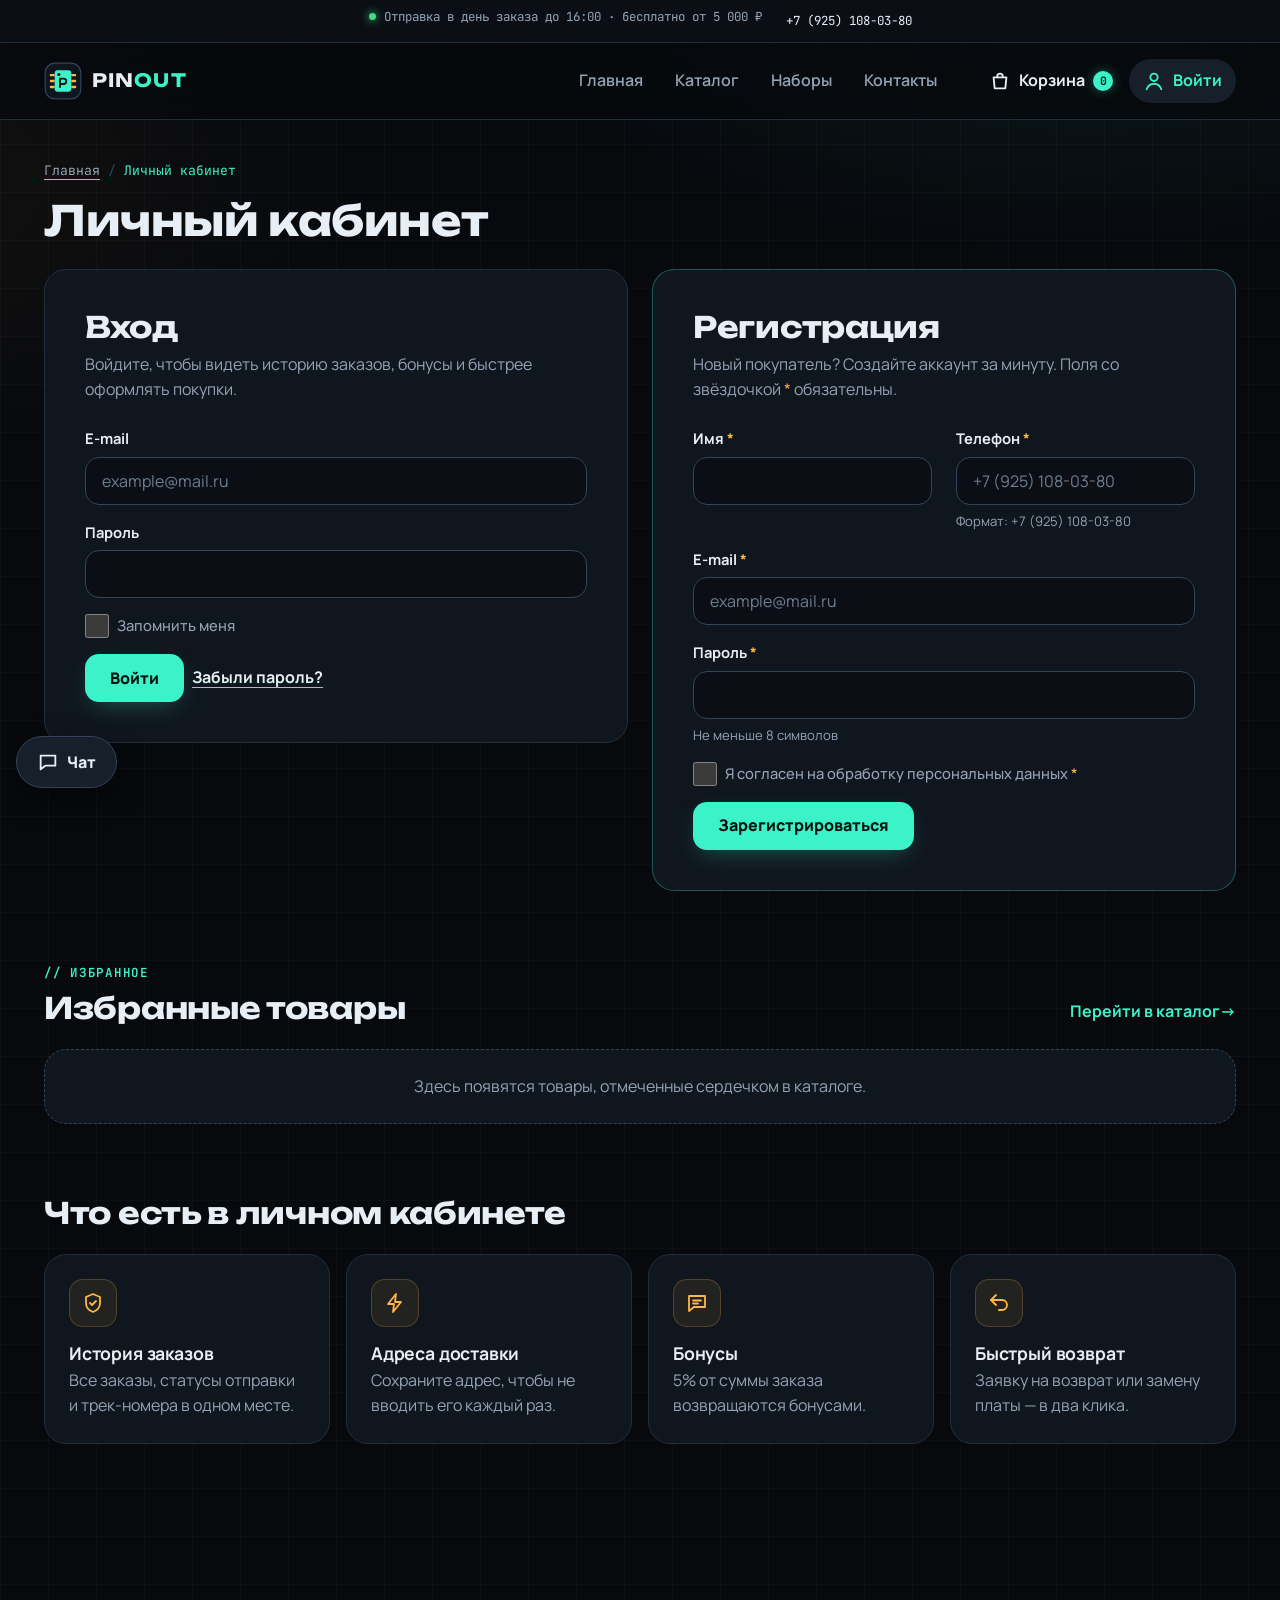
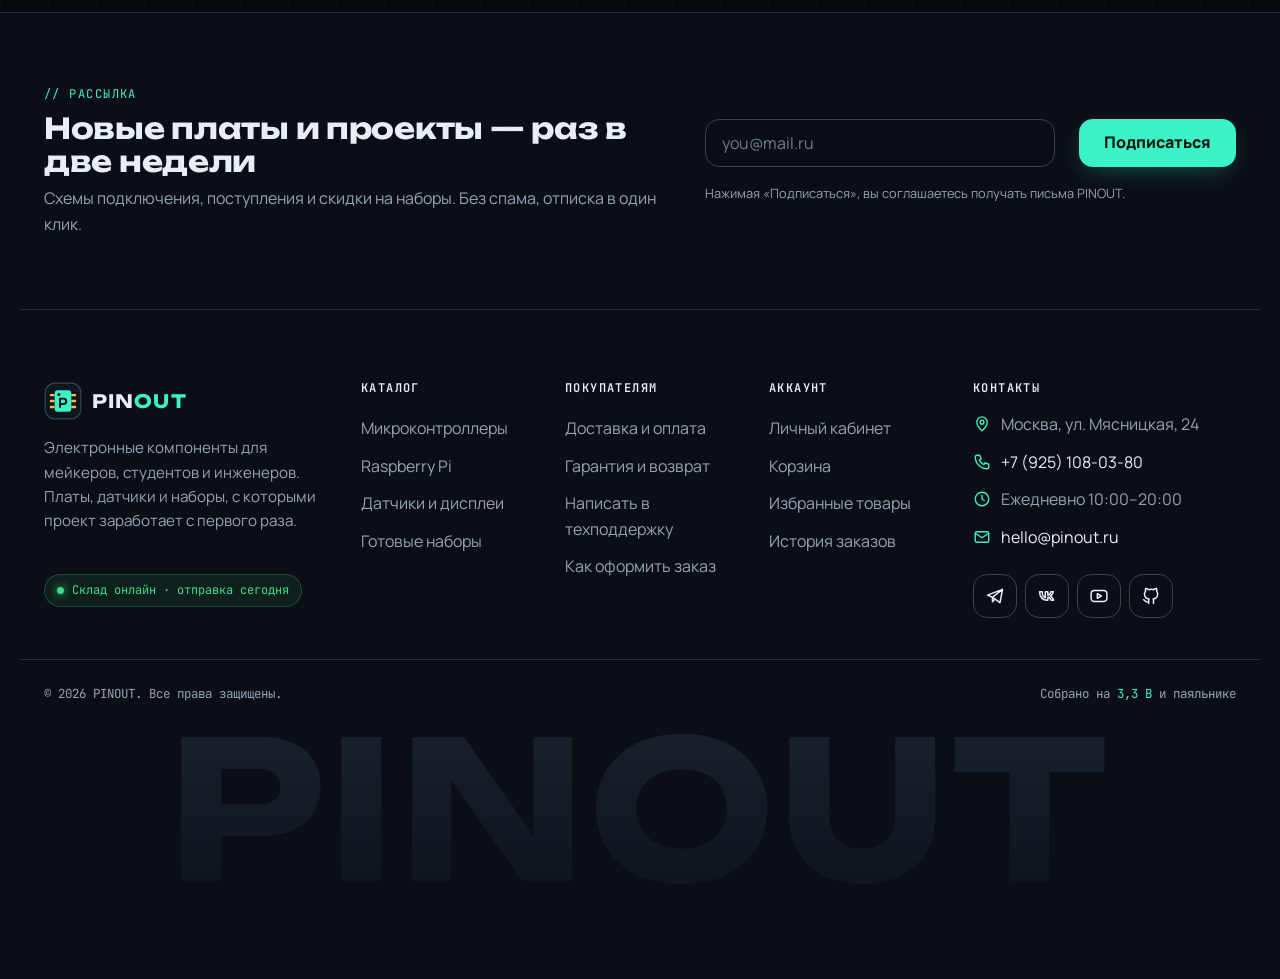
<file: account.html>
<!DOCTYPE html>
<html lang="ru">
<head>
  <meta charset="UTF-8">
  <meta name="viewport" content="width=device-width, initial-scale=1.0">
  <title>Личный кабинет — PINOUT</title>
  <meta name="description" content="Вход и регистрация в личном кабинете PINOUT: история заказов, бонусы и данные покупателя.">
  <meta name="theme-color" content="#07090d">
  <script>document.documentElement.classList.add('js');</script>
  <link rel="icon" href="images/favicon.svg" type="image/svg+xml">
  <link rel="preconnect" href="https://fonts.googleapis.com">
  <link rel="preconnect" href="https://fonts.gstatic.com" crossorigin>
  <link rel="stylesheet" href="https://fonts.googleapis.com/css2?family=JetBrains+Mono:wght@400;500;600&amp;family=Manrope:wght@400;500;600;700;800&amp;family=Unbounded:wght@600;700&amp;display=swap">
  <link rel="stylesheet" href="css/style.css">
  <link rel="stylesheet" href="css/responsive.css">
  <script src="js/main.js" defer></script>
</head>
<body>
  <!-- SVG-спрайт: иконки описаны один раз, ниже они подключаются через <use href="#..."> -->
  <svg class="svg-sprite" aria-hidden="true" focusable="false">
    <symbol id="logo-mark" viewBox="0 0 64 64"><rect x="2" y="2" width="60" height="60" rx="16" fill="#10161e" stroke="#33445a" stroke-width="2"/><g fill="#ffb547"><rect x="10" y="20" width="8" height="4" rx="1"/><rect x="10" y="30" width="8" height="4" rx="1"/><rect x="10" y="40" width="8" height="4" rx="1"/><rect x="46" y="20" width="8" height="4" rx="1"/><rect x="46" y="30" width="8" height="4" rx="1"/><rect x="46" y="40" width="8" height="4" rx="1"/></g><rect x="18" y="14" width="28" height="36" rx="5" fill="#3cf2c8"/><circle cx="25" cy="21" r="2.6" fill="#03140f"/><path d="M27 42V28h6a4.5 4.5 0 0 1 0 9h-6" fill="none" stroke="#03140f" stroke-width="3.2" stroke-linecap="round" stroke-linejoin="round"/></symbol>
    <symbol id="icon-user" viewBox="0 0 24 24"><circle cx="12" cy="8" r="4"/><path d="M4 21c1.5-4 4.5-6 8-6s6.5 2 8 6"/></symbol>
    <symbol id="icon-bag" viewBox="0 0 24 24"><path d="M5 8h14l-1.2 12H6.2z"/><path d="M9 8V7a3 3 0 0 1 6 0v1"/></symbol>
    <symbol id="icon-shield" viewBox="0 0 24 24"><path d="M12 3l7 3v6c0 4.5-3 7.5-7 9-4-1.5-7-4.5-7-9V6z"/><path d="M9 12l2 2 4-4"/></symbol>
    <symbol id="icon-bolt" viewBox="0 0 24 24"><path d="M13 3L5 13h6l-1 8 8-10h-6z"/></symbol>
    <symbol id="icon-support" viewBox="0 0 24 24"><path d="M4 5h16v11H9l-5 4z"/><path d="M8 9.5h8M8 12.5h5"/></symbol>
    <symbol id="icon-return" viewBox="0 0 24 24"><path d="M9 14L4 9l5-5"/><path d="M4 9h11a5 5 0 010 10h-3"/></symbol>
    <symbol id="icon-pin" viewBox="0 0 24 24"><path d="M12 21s-7-6.2-7-11.5a7 7 0 0 1 14 0C19 14.8 12 21 12 21z"/><circle cx="12" cy="9.5" r="2.5"/></symbol>
    <symbol id="icon-phone" viewBox="0 0 24 24"><path d="M5 3h4l2 5-2.5 1.5a11 11 0 0 0 6 6L16 13l5 2v4a2 2 0 0 1-2 2A16 16 0 0 1 3 5a2 2 0 0 1 2-2z"/></symbol>
    <symbol id="icon-clock" viewBox="0 0 24 24"><circle cx="12" cy="12" r="9"/><path d="M12 7v5l3 2"/></symbol>
    <symbol id="icon-mail" viewBox="0 0 24 24"><rect x="3" y="5" width="18" height="14" rx="2"/><path d="M3 7l9 6 9-6"/></symbol>
    <symbol id="icon-telegram" viewBox="0 0 24 24"><path d="M21 4L3 11l6 2.5M21 4l-3 16-9-6.5M21 4L9 13.5V19l3-3.5"/></symbol>
    <symbol id="icon-vk" viewBox="0 0 24 24"><path d="M3 7c.5 6 4 10 9.5 10h.5v-3.5c2 .2 3.4 1.6 4 3.5H20c-.8-2.6-2.7-4.3-4-5 1.3-.8 3-2.6 3.5-5h-2.8c-.6 2-2.2 3.8-3.7 4V7h-3v7c-1.8-.4-3.6-2.6-3.7-7z"/></symbol>
    <symbol id="icon-youtube" viewBox="0 0 24 24"><rect x="2.5" y="5.5" width="19" height="13" rx="4"/><path d="M10 9.2v5.6l4.8-2.8z"/></symbol>
    <symbol id="icon-github" viewBox="0 0 24 24"><path d="M9 19c-4 1.3-4-2-6-2.5m12 4.5v-3.5c0-1 .1-1.4-.5-2 2.8-.3 5.5-1.4 5.5-6a4.6 4.6 0 0 0-1.3-3.2 4.3 4.3 0 0 0-.1-3.2s-1-.3-3.4 1.3a11.6 11.6 0 0 0-6.2 0C6.6 2.8 5.6 3.1 5.6 3.1a4.3 4.3 0 0 0-.1 3.2A4.6 4.6 0 0 0 4.2 9.5c0 4.6 2.7 5.7 5.5 6-.6.6-.6 1.2-.5 2V21"/></symbol>
    <symbol id="icon-send" viewBox="0 0 24 24"><path d="M4 12l16-8-6 16-2-7z"/></symbol>
    <symbol id="icon-chat" viewBox="0 0 24 24"><path d="M4 5h16v11H9l-5 4z"/></symbol>
  </svg>
  <a class="skip-link" href="#main">Перейти к основному содержимому</a>
  <div class="scroll-progress" aria-hidden="true"><span class="scroll-progress__bar"></span></div>
  <div class="topbar">
    <div class="topbar__inner">
      <p class="topbar__text">Отправка в день заказа до 16:00 · бесплатно от 5 000 ₽</p>
      <a class="topbar__phone" href="tel:+79251080380">+7 (925) 108&#8209;03&#8209;80</a>
    </div>
  </div>
  <header class="site-header" id="top">
    <div class="site-header__inner">
      <a class="site-header__logo" href="index.html" aria-label="PINOUT — на главную"><svg class="logo-mark" viewBox="0 0 64 64" width="36" height="36" aria-hidden="true" focusable="false"><use href="#logo-mark"></use></svg><span class="site-header__name">PIN<span class="site-header__name-accent">OUT</span></span></a>
      <div class="header-actions">
        <a class="header-actions__link" href="cart.html"><svg class="header-actions__icon" viewBox="0 0 24 24" width="22" height="22" fill="none" stroke="currentColor" stroke-width="2" stroke-linecap="round" stroke-linejoin="round" aria-hidden="true" focusable="false"><use href="#icon-bag"></use></svg><span class="header-actions__text">Корзина</span><span class="header-actions__count"><span class="visually-hidden">, товаров: </span><span class="header-actions__count-value">0</span></span></a>
        <a class="header-actions__link header-actions__link--active" aria-current="page" href="account.html"><svg class="header-actions__icon" viewBox="0 0 24 24" width="22" height="22" fill="none" stroke="currentColor" stroke-width="2" stroke-linecap="round" stroke-linejoin="round" aria-hidden="true" focusable="false"><use href="#icon-user"></use></svg><span class="header-actions__text">Войти</span></a>
      </div>
      <nav class="site-nav" aria-label="Основная навигация">
        <button class="site-nav__toggle" type="button" aria-expanded="false" aria-controls="site-nav-list">
          <span class="site-nav__toggle-icon" aria-hidden="true"></span>
          <span class="site-nav__toggle-text">Меню</span>
        </button>
        <ul class="site-nav__list" id="site-nav-list">
          <li class="site-nav__item"><a class="site-nav__link" href="index.html">Главная</a></li>
          <li class="site-nav__item"><a class="site-nav__link" href="catalog.html">Каталог</a></li>
          <li class="site-nav__item"><a class="site-nav__link" href="index.html#kits">Наборы</a></li>
          <li class="site-nav__item"><a class="site-nav__link" href="contacts.html">Контакты</a></li>
        </ul>
      </nav>
    </div>
  </header>

  <main id="main" tabindex="-1">
    <nav class="breadcrumbs" aria-label="Хлебные крошки">
      <ol class="breadcrumbs__list">
        <li class="breadcrumbs__item"><a class="breadcrumbs__link" href="index.html">Главная</a></li>
        <li class="breadcrumbs__item"><span class="breadcrumbs__current" aria-current="page">Личный кабинет</span></li>
      </ol>
    </nav>
    <h1 class="page-title">Личный кабинет</h1>

    <div class="account-layout" id="account-auth">
      <section class="account-card" aria-labelledby="login-title">
        <h2 class="account-card__title" id="login-title">Вход</h2>
        <p class="account-card__text">Войдите, чтобы видеть историю заказов, бонусы и быстрее оформлять покупки.</p>
        <form class="order-form" id="login-form" action="#" method="post" data-success="Вы вошли в личный кабинет." data-account="login">
          <div class="order-form__field order-form__field--wide">
            <label class="order-form__label" for="login-email">E-mail</label>
            <input class="order-form__input" id="login-email" name="email" type="email" placeholder="example@mail.ru" autocomplete="email" required>
          </div>
          <div class="order-form__field order-form__field--wide">
            <label class="order-form__label" for="login-password">Пароль</label>
            <input class="order-form__input" id="login-password" name="password" type="password" minlength="6" autocomplete="current-password" required>
          </div>
          <div class="order-form__field order-form__field--checkbox">
            <input class="order-form__checkbox" id="login-remember" name="remember" type="checkbox">
            <label class="order-form__label" for="login-remember">Запомнить меня</label>
          </div>
          <div class="order-form__actions">
            <button class="button button--primary" type="submit">Войти</button>
            <a class="account-card__link" href="contacts.html#faq">Забыли пароль?</a>
          </div>
          <p class="account-card__error" id="login-error" role="alert" hidden>Неверный e-mail или пароль. Попробуйте ещё раз.</p>
        </form>
      </section>

      <section class="account-card account-card--accent" aria-labelledby="register-title">
        <h2 class="account-card__title" id="register-title">Регистрация</h2>
        <p class="account-card__text">Новый покупатель? Создайте аккаунт за минуту. Поля со звёздочкой <span class="order-form__required" aria-hidden="true">*</span> обязательны.</p>
        <form class="order-form" id="register-form" action="#" method="post" data-success="Аккаунт создан, вы вошли в личный кабинет." data-account="register">
          <div class="order-form__field">
            <label class="order-form__label" for="reg-name">Имя <span class="order-form__required" aria-hidden="true">*</span></label>
            <input class="order-form__input" id="reg-name" name="name" type="text" minlength="2" autocomplete="given-name" required>
          </div>
          <div class="order-form__field">
            <label class="order-form__label" for="reg-phone">Телефон <span class="order-form__required" aria-hidden="true">*</span></label>
            <input class="order-form__input" id="reg-phone" name="phone" type="tel" inputmode="tel" placeholder="+7 (925) 108-03-80" pattern="^\+7 \(\d{3}\) \d{3}-\d{2}-\d{2}$" autocomplete="tel" aria-describedby="reg-phone-hint" required>
            <small class="order-form__hint" id="reg-phone-hint">Формат: +7 (925) 108-03-80</small>
          </div>
          <div class="order-form__field order-form__field--wide">
            <label class="order-form__label" for="reg-email">E-mail <span class="order-form__required" aria-hidden="true">*</span></label>
            <input class="order-form__input" id="reg-email" name="email" type="email" placeholder="example@mail.ru" autocomplete="email" required>
          </div>
          <div class="order-form__field order-form__field--wide">
            <label class="order-form__label" for="reg-password">Пароль <span class="order-form__required" aria-hidden="true">*</span></label>
            <input class="order-form__input" id="reg-password" name="password" type="password" minlength="8" autocomplete="new-password" aria-describedby="reg-password-hint" required>
            <small class="order-form__hint" id="reg-password-hint">Не меньше 8 символов</small>
          </div>
          <div class="order-form__field order-form__field--checkbox">
            <input class="order-form__checkbox" id="reg-agreement" name="agreement" type="checkbox" required>
            <label class="order-form__label" for="reg-agreement">Я согласен на обработку персональных данных <span class="order-form__required" aria-hidden="true">*</span></label>
          </div>
          <div class="order-form__actions">
            <button class="button button--primary" type="submit">Зарегистрироваться</button>
          </div>
          <p class="account-card__error" id="register-error" role="alert" hidden>Пользователь с таким e-mail уже зарегистрирован. Войдите в аккаунт.</p>
        </form>
      </section>
    </div>

    <!-- профиль показывается после входа (js/main.js) -->
    <section class="profile" id="account-profile" aria-labelledby="profile-title" hidden>
      <div class="profile__head">
        <span class="profile__avatar" id="profile-avatar" aria-hidden="true"></span>
        <div class="profile__who">
          <h2 class="profile__title" id="profile-title" tabindex="-1">Здравствуйте, <span id="profile-name"></span>!</h2>
          <p class="profile__meta"><span id="profile-email"></span> · <span id="profile-phone"></span></p>
        </div>
        <button class="button button--secondary profile__logout" id="logout" type="button">Выйти</button>
      </div>

      <dl class="profile__stats">
        <div class="profile__stat"><dt>Заказов</dt><dd id="stat-orders">0</dd></div>
        <div class="profile__stat"><dt>Сумма покупок</dt><dd id="stat-spent">0 ₽</dd></div>
        <div class="profile__stat"><dt>Бонусы (5%)</dt><dd id="stat-bonus">0</dd></div>
      </dl>

      <h3 class="profile__subtitle">История заказов</h3>
      <p class="table-hint" aria-hidden="true">Таблицу можно прокрутить вправо &rarr;</p>
      <div class="table-wrap" role="region" aria-labelledby="orders-caption" tabindex="0">
        <table class="data-table orders-table">
          <caption class="data-table__caption" id="orders-caption">Ваши заказы — новые сверху</caption>
          <thead>
            <tr class="data-table__row">
              <th class="data-table__head-cell" scope="col">№</th>
              <th class="data-table__head-cell" scope="col">Дата</th>
              <th class="data-table__head-cell" scope="col">Товары</th>
              <th class="data-table__head-cell" scope="col">Сумма</th>
              <th class="data-table__head-cell" scope="col">Статус</th>
            </tr>
          </thead>
          <tbody id="orders-body"></tbody>
        </table>
      </div>
      <p class="profile__empty" id="orders-empty" hidden>Заказов пока нет. <a href="catalog.html">Перейти в каталог</a></p>
    </section>

    <section class="section favorites" id="favorites" aria-labelledby="favorites-title">
      <div class="section__head">
        <div>
          <p class="section__eyebrow">// избранное</p>
          <h2 class="section__title" id="favorites-title">Избранные товары</h2>
        </div>
        <a class="section__more" href="catalog.html">Перейти в каталог</a>
      </div>
      <ul class="favorites__list" id="favorites-list"></ul>
      <p class="favorites__empty" id="favorites-empty">Здесь появятся товары, отмеченные сердечком в каталоге.</p>
    </section>

    <section class="section" aria-labelledby="perks-title">
      <h2 class="section__title" id="perks-title">Что есть в личном кабинете</h2>
      <ul class="advantages">
        <li class="advantages__item" data-reveal>
          <span class="advantages__icon" aria-hidden="true"><svg viewBox="0 0 24 24" width="24" height="24" fill="none" stroke="currentColor" stroke-width="1.8" stroke-linecap="round" stroke-linejoin="round" aria-hidden="true" focusable="false"><use href="#icon-shield"></use></svg></span>
          <h3 class="advantages__title">История заказов</h3>
          <p class="advantages__text">Все заказы, статусы отправки и трек-номера в одном месте.</p>
        </li>
        <li class="advantages__item" data-reveal>
          <span class="advantages__icon" aria-hidden="true"><svg viewBox="0 0 24 24" width="24" height="24" fill="none" stroke="currentColor" stroke-width="1.8" stroke-linecap="round" stroke-linejoin="round" aria-hidden="true" focusable="false"><use href="#icon-bolt"></use></svg></span>
          <h3 class="advantages__title">Адреса доставки</h3>
          <p class="advantages__text">Сохраните адрес, чтобы не вводить его каждый раз.</p>
        </li>
        <li class="advantages__item" data-reveal>
          <span class="advantages__icon" aria-hidden="true"><svg viewBox="0 0 24 24" width="24" height="24" fill="none" stroke="currentColor" stroke-width="1.8" stroke-linecap="round" stroke-linejoin="round" aria-hidden="true" focusable="false"><use href="#icon-support"></use></svg></span>
          <h3 class="advantages__title">Бонусы</h3>
          <p class="advantages__text">5% от суммы заказа возвращаются бонусами.</p>
        </li>
        <li class="advantages__item" data-reveal>
          <span class="advantages__icon" aria-hidden="true"><svg viewBox="0 0 24 24" width="24" height="24" fill="none" stroke="currentColor" stroke-width="1.8" stroke-linecap="round" stroke-linejoin="round" aria-hidden="true" focusable="false"><use href="#icon-return"></use></svg></span>
          <h3 class="advantages__title">Быстрый возврат</h3>
          <p class="advantages__text">Заявку на возврат или замену платы — в два клика.</p>
        </li>
      </ul>
    </section>
  </main>

  <footer class="site-footer">
    <div class="footer-cta">
      <div>
        <p class="footer-cta__label">// рассылка</p>
        <h2 class="footer-cta__title">Новые платы и проекты — раз в две недели</h2>
        <p class="footer-cta__text">Схемы подключения, поступления и скидки на наборы. Без спама, отписка в один клик.</p>
      </div>
      <form class="order-form subscribe" id="subscribe-form" action="#" method="post" data-success="Готово! Первое письмо придёт с ближайшей рассылкой.">
        <label class="visually-hidden" for="subscribe-email">E-mail для рассылки</label>
        <input class="order-form__input" id="subscribe-email" name="email" type="email" placeholder="you@mail.ru" autocomplete="email" required>
        <button class="button button--primary" type="submit">Подписаться</button>
        <p class="subscribe__note">Нажимая «Подписаться», вы соглашаетесь получать письма PINOUT.</p>
      </form>
    </div>
    <div class="site-footer__inner">
      <div class="site-footer__brand">
        <a class="site-footer__logo" href="index.html" aria-label="PINOUT — на главную"><svg class="logo-mark" viewBox="0 0 64 64" width="36" height="36" aria-hidden="true" focusable="false"><use href="#logo-mark"></use></svg><span class="site-header__name">PIN<span class="site-header__name-accent">OUT</span></span></a>
        <p class="site-footer__about">Электронные компоненты для мейкеров, студентов и инженеров. Платы, датчики и наборы, с которыми проект заработает с первого раза.</p>
        <p class="site-footer__status">Склад онлайн · отправка сегодня</p>
      </div>
      <nav class="site-footer__col" aria-labelledby="footer-catalog-title">
        <h2 class="site-footer__title" id="footer-catalog-title">Каталог</h2>
        <ul class="site-footer__list">
          <li><a class="site-footer__link" href="catalog.html">Микроконтроллеры</a></li>
          <li><a class="site-footer__link" href="catalog.html">Raspberry Pi</a></li>
          <li><a class="site-footer__link" href="catalog.html">Датчики и дисплеи</a></li>
          <li><a class="site-footer__link" href="index.html#kits">Готовые наборы</a></li>
        </ul>
      </nav>
      <nav class="site-footer__col" aria-labelledby="footer-help-title">
        <h2 class="site-footer__title" id="footer-help-title">Покупателям</h2>
        <ul class="site-footer__list">
          <li><a class="site-footer__link" href="contacts.html#faq">Доставка и оплата</a></li>
          <li><a class="site-footer__link" href="contacts.html#faq">Гарантия и возврат</a></li>
          <li><a class="site-footer__link" href="contacts.html#feedback-title">Написать в техподдержку</a></li>
          <li><a class="site-footer__link" href="index.html#order-steps-title">Как оформить заказ</a></li>
        </ul>
      </nav>
      <nav class="site-footer__col" aria-labelledby="footer-account-title">
        <h2 class="site-footer__title" id="footer-account-title">Аккаунт</h2>
        <ul class="site-footer__list">
          <li><a class="site-footer__link" href="account.html">Личный кабинет</a></li>
          <li><a class="site-footer__link" href="cart.html">Корзина</a></li>
          <li><a class="site-footer__link" href="account.html#favorites">Избранные товары</a></li>
          <li><a class="site-footer__link" href="account.html#account-profile">История заказов</a></li>
        </ul>
      </nav>
      <div class="site-footer__col">
        <h2 class="site-footer__title">Контакты</h2>
        <address class="site-footer__address">
          <p class="site-footer__contact"><svg viewBox="0 0 24 24" width="18" height="18" fill="none" stroke="currentColor" stroke-width="1.8" stroke-linecap="round" stroke-linejoin="round" aria-hidden="true" focusable="false"><use href="#icon-pin"></use></svg><span>Москва, ул. Мясницкая, 24</span></p>
          <p class="site-footer__contact"><svg viewBox="0 0 24 24" width="18" height="18" fill="none" stroke="currentColor" stroke-width="1.8" stroke-linecap="round" stroke-linejoin="round" aria-hidden="true" focusable="false"><use href="#icon-phone"></use></svg><a href="tel:+79251080380">+7 (925) 108&#8209;03&#8209;80</a></p>
          <p class="site-footer__contact"><svg viewBox="0 0 24 24" width="18" height="18" fill="none" stroke="currentColor" stroke-width="1.8" stroke-linecap="round" stroke-linejoin="round" aria-hidden="true" focusable="false"><use href="#icon-clock"></use></svg><span>Ежедневно 10:00–20:00</span></p>
          <p class="site-footer__contact"><svg viewBox="0 0 24 24" width="18" height="18" fill="none" stroke="currentColor" stroke-width="1.8" stroke-linecap="round" stroke-linejoin="round" aria-hidden="true" focusable="false"><use href="#icon-mail"></use></svg><a href="mailto:hello@pinout.ru">hello@pinout.ru</a></p>
        </address>
        <ul class="socials site-footer__socials">
          <li><a class="socials__link" href="https://t.me/" target="_blank" rel="noopener" aria-label="Telegram (в новой вкладке)"><svg viewBox="0 0 24 24" width="20" height="20" fill="none" stroke="currentColor" stroke-width="1.8" stroke-linecap="round" stroke-linejoin="round" aria-hidden="true" focusable="false"><use href="#icon-telegram"></use></svg></a></li>
          <li><a class="socials__link" href="https://vk.com/" target="_blank" rel="noopener" aria-label="ВКонтакте (в новой вкладке)"><svg viewBox="0 0 24 24" width="20" height="20" fill="none" stroke="currentColor" stroke-width="1.8" stroke-linecap="round" stroke-linejoin="round" aria-hidden="true" focusable="false"><use href="#icon-vk"></use></svg></a></li>
          <li><a class="socials__link" href="https://www.youtube.com/" target="_blank" rel="noopener" aria-label="YouTube (в новой вкладке)"><svg viewBox="0 0 24 24" width="20" height="20" fill="none" stroke="currentColor" stroke-width="1.8" stroke-linecap="round" stroke-linejoin="round" aria-hidden="true" focusable="false"><use href="#icon-youtube"></use></svg></a></li>
          <li><a class="socials__link" href="https://github.com/nguyend1en/kr3-responsive-shop" target="_blank" rel="noopener" aria-label="GitHub (в новой вкладке)"><svg viewBox="0 0 24 24" width="20" height="20" fill="none" stroke="currentColor" stroke-width="1.8" stroke-linecap="round" stroke-linejoin="round" aria-hidden="true" focusable="false"><use href="#icon-github"></use></svg></a></li>
        </ul>
      </div>
    </div>
    <div class="site-footer__bottom">
      <p class="site-footer__copy">&copy; 2026 PINOUT. Все права защищены.</p>
      <p class="site-footer__made">Собрано на <span>3,3&nbsp;В</span> и паяльнике</p>
    </div>
    <p class="site-footer__giant" aria-hidden="true">PINOUT</p>
  </footer>
  <a class="to-top" href="#top" aria-label="Наверх">
    <svg class="to-top__chip" viewBox="0 0 64 64" aria-hidden="true" focusable="false">
      <g class="to-top__pin to-top__pin--left"><rect x="4" y="16" width="10" height="4" rx="1"/><rect x="4" y="26" width="10" height="4" rx="1"/><rect x="4" y="36" width="10" height="4" rx="1"/><rect x="4" y="46" width="10" height="4" rx="1"/></g>
      <g class="to-top__pin to-top__pin--right"><rect x="50" y="16" width="10" height="4" rx="1"/><rect x="50" y="26" width="10" height="4" rx="1"/><rect x="50" y="36" width="10" height="4" rx="1"/><rect x="50" y="46" width="10" height="4" rx="1"/></g>
      <rect class="to-top__body" x="13" y="8" width="38" height="48" rx="5"/>
      <rect class="to-top__fill" x="14.5" y="9.5" width="35" height="45" rx="4"/>
      <path class="to-top__notch" d="M27 8.8a5 5 0 0 0 10 0z"/>
      <path class="to-top__arrow" d="M32 44V22M24 30l8-8 8 8"/>
    </svg>
  </a>

  <p class="success-message" id="success-message" role="status" hidden>Заказ принят! Мы свяжемся с вами в течение часа.</p>
  <div class="chat" id="chat">
    <section class="chat__panel" id="chat-panel" aria-labelledby="chat-title" hidden>
      <div class="chat__header">
        <div>
          <h2 class="chat__title" id="chat-title">Чат с магазином</h2>
          <p class="chat__status"><span class="chat__dot" aria-hidden="true"></span>Техподдержка на связи 10:00–20:00</p>
        </div>
        <button class="chat__close" type="button" aria-label="Свернуть чат">&times;</button>
      </div>
      <ol class="chat__messages" aria-live="polite">
        <li class="chat__message chat__message--shop">
          <p class="chat__author">Техподдержка PINOUT</p>
          <p class="chat__text">Здравствуйте! Расскажите о проекте или спросите про распиновку, драйвер, доставку — специалист техподдержки ответит здесь.</p>
        </li>
      </ol>
      <form class="chat__form" id="chat-form" action="#" method="post">
        <label class="visually-hidden" for="chat-input">Ваше сообщение</label>
        <textarea class="chat__input" id="chat-input" name="message" rows="2" placeholder="Напишите сообщение…" required></textarea>
        <button class="chat__send" type="submit" aria-label="Отправить сообщение"><svg viewBox="0 0 24 24" width="20" height="20" fill="none" stroke="currentColor" stroke-width="2" stroke-linecap="round" stroke-linejoin="round" aria-hidden="true" focusable="false"><use href="#icon-send"></use></svg></button>
      </form>
    </section>
    <button class="chat__toggle" type="button" aria-expanded="false" aria-controls="chat-panel"><svg class="chat__icon" viewBox="0 0 24 24" width="22" height="22" fill="none" stroke="currentColor" stroke-width="2" stroke-linecap="round" stroke-linejoin="round" aria-hidden="true" focusable="false"><use href="#icon-chat"></use></svg><span class="chat__toggle-text">Чат</span></button>
  </div>

</body>
</html>
</file>
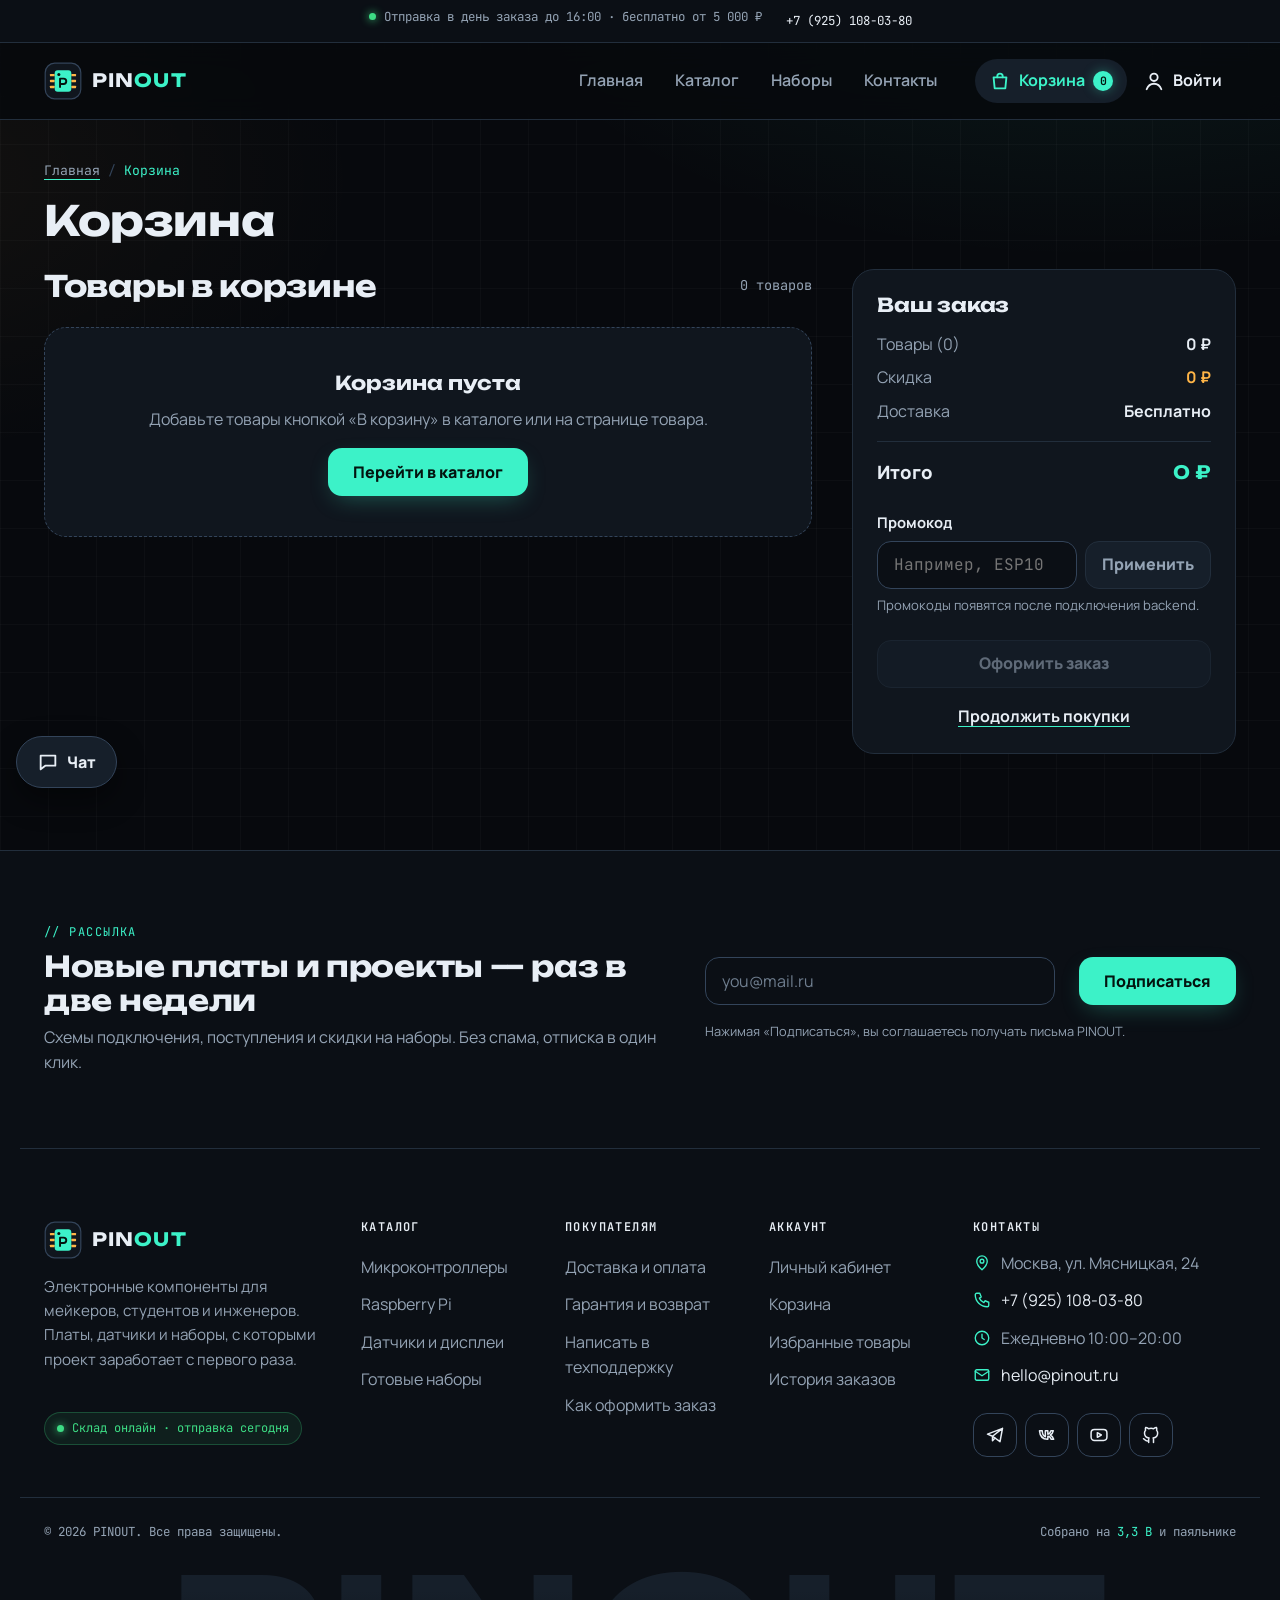
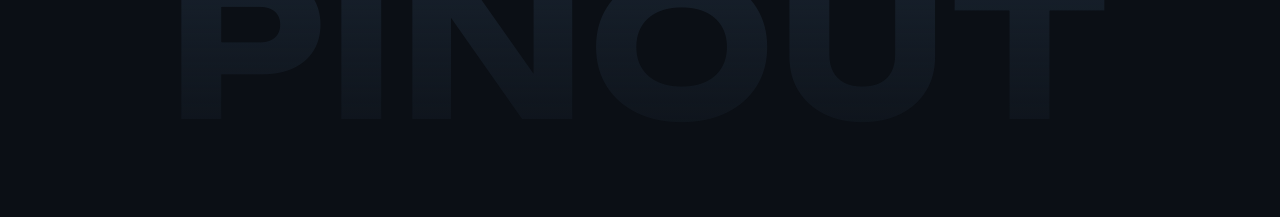
<file: cart.html>
<!DOCTYPE html>
<html lang="ru">
<head>
  <meta charset="UTF-8">
  <meta name="viewport" content="width=device-width, initial-scale=1.0">
  <title>Корзина — PINOUT</title>
  <meta name="description" content="Корзина PINOUT: выбранные компоненты, количество, итоговая сумма и переход к оформлению заказа.">
  <meta name="theme-color" content="#07090d">
  <script>document.documentElement.classList.add('js');</script>
  <link rel="icon" href="images/favicon.svg" type="image/svg+xml">
  <link rel="preconnect" href="https://fonts.googleapis.com">
  <link rel="preconnect" href="https://fonts.gstatic.com" crossorigin>
  <link rel="stylesheet" href="https://fonts.googleapis.com/css2?family=JetBrains+Mono:wght@400;500;600&amp;family=Manrope:wght@400;500;600;700;800&amp;family=Unbounded:wght@600;700&amp;display=swap">
  <link rel="stylesheet" href="css/style.css">
  <link rel="stylesheet" href="css/responsive.css">
  <script src="js/main.js" defer></script>
</head>
<body>
  <!-- SVG-спрайт: иконки описаны один раз, ниже они подключаются через <use href="#..."> -->
  <svg class="svg-sprite" aria-hidden="true" focusable="false">
    <symbol id="logo-mark" viewBox="0 0 64 64"><rect x="2" y="2" width="60" height="60" rx="16" fill="#10161e" stroke="#33445a" stroke-width="2"/><g fill="#ffb547"><rect x="10" y="20" width="8" height="4" rx="1"/><rect x="10" y="30" width="8" height="4" rx="1"/><rect x="10" y="40" width="8" height="4" rx="1"/><rect x="46" y="20" width="8" height="4" rx="1"/><rect x="46" y="30" width="8" height="4" rx="1"/><rect x="46" y="40" width="8" height="4" rx="1"/></g><rect x="18" y="14" width="28" height="36" rx="5" fill="#3cf2c8"/><circle cx="25" cy="21" r="2.6" fill="#03140f"/><path d="M27 42V28h6a4.5 4.5 0 0 1 0 9h-6" fill="none" stroke="#03140f" stroke-width="3.2" stroke-linecap="round" stroke-linejoin="round"/></symbol>
    <symbol id="icon-user" viewBox="0 0 24 24"><circle cx="12" cy="8" r="4"/><path d="M4 21c1.5-4 4.5-6 8-6s6.5 2 8 6"/></symbol>
    <symbol id="icon-bag" viewBox="0 0 24 24"><path d="M5 8h14l-1.2 12H6.2z"/><path d="M9 8V7a3 3 0 0 1 6 0v1"/></symbol>
    <symbol id="icon-pin" viewBox="0 0 24 24"><path d="M12 21s-7-6.2-7-11.5a7 7 0 0 1 14 0C19 14.8 12 21 12 21z"/><circle cx="12" cy="9.5" r="2.5"/></symbol>
    <symbol id="icon-phone" viewBox="0 0 24 24"><path d="M5 3h4l2 5-2.5 1.5a11 11 0 0 0 6 6L16 13l5 2v4a2 2 0 0 1-2 2A16 16 0 0 1 3 5a2 2 0 0 1 2-2z"/></symbol>
    <symbol id="icon-clock" viewBox="0 0 24 24"><circle cx="12" cy="12" r="9"/><path d="M12 7v5l3 2"/></symbol>
    <symbol id="icon-mail" viewBox="0 0 24 24"><rect x="3" y="5" width="18" height="14" rx="2"/><path d="M3 7l9 6 9-6"/></symbol>
    <symbol id="icon-telegram" viewBox="0 0 24 24"><path d="M21 4L3 11l6 2.5M21 4l-3 16-9-6.5M21 4L9 13.5V19l3-3.5"/></symbol>
    <symbol id="icon-vk" viewBox="0 0 24 24"><path d="M3 7c.5 6 4 10 9.5 10h.5v-3.5c2 .2 3.4 1.6 4 3.5H20c-.8-2.6-2.7-4.3-4-5 1.3-.8 3-2.6 3.5-5h-2.8c-.6 2-2.2 3.8-3.7 4V7h-3v7c-1.8-.4-3.6-2.6-3.7-7z"/></symbol>
    <symbol id="icon-youtube" viewBox="0 0 24 24"><rect x="2.5" y="5.5" width="19" height="13" rx="4"/><path d="M10 9.2v5.6l4.8-2.8z"/></symbol>
    <symbol id="icon-github" viewBox="0 0 24 24"><path d="M9 19c-4 1.3-4-2-6-2.5m12 4.5v-3.5c0-1 .1-1.4-.5-2 2.8-.3 5.5-1.4 5.5-6a4.6 4.6 0 0 0-1.3-3.2 4.3 4.3 0 0 0-.1-3.2s-1-.3-3.4 1.3a11.6 11.6 0 0 0-6.2 0C6.6 2.8 5.6 3.1 5.6 3.1a4.3 4.3 0 0 0-.1 3.2A4.6 4.6 0 0 0 4.2 9.5c0 4.6 2.7 5.7 5.5 6-.6.6-.6 1.2-.5 2V21"/></symbol>
    <symbol id="icon-send" viewBox="0 0 24 24"><path d="M4 12l16-8-6 16-2-7z"/></symbol>
    <symbol id="icon-chat" viewBox="0 0 24 24"><path d="M4 5h16v11H9l-5 4z"/></symbol>
  </svg>
  <a class="skip-link" href="#main">Перейти к основному содержимому</a>
  <div class="scroll-progress" aria-hidden="true"><span class="scroll-progress__bar"></span></div>
  <div class="topbar">
    <div class="topbar__inner">
      <p class="topbar__text">Отправка в день заказа до 16:00 · бесплатно от 5 000 ₽</p>
      <a class="topbar__phone" href="tel:+79251080380">+7 (925) 108&#8209;03&#8209;80</a>
    </div>
  </div>
  <header class="site-header" id="top">
    <div class="site-header__inner">
      <a class="site-header__logo" href="index.html" aria-label="PINOUT — на главную"><svg class="logo-mark" viewBox="0 0 64 64" width="36" height="36" aria-hidden="true" focusable="false"><use href="#logo-mark"></use></svg><span class="site-header__name">PIN<span class="site-header__name-accent">OUT</span></span></a>
      <div class="header-actions">
        <a class="header-actions__link header-actions__link--active" aria-current="page" href="cart.html"><svg class="header-actions__icon" viewBox="0 0 24 24" width="22" height="22" fill="none" stroke="currentColor" stroke-width="2" stroke-linecap="round" stroke-linejoin="round" aria-hidden="true" focusable="false"><use href="#icon-bag"></use></svg><span class="header-actions__text">Корзина</span><span class="header-actions__count"><span class="visually-hidden">, товаров: </span><span class="header-actions__count-value">0</span></span></a>
        <a class="header-actions__link" href="account.html"><svg class="header-actions__icon" viewBox="0 0 24 24" width="22" height="22" fill="none" stroke="currentColor" stroke-width="2" stroke-linecap="round" stroke-linejoin="round" aria-hidden="true" focusable="false"><use href="#icon-user"></use></svg><span class="header-actions__text">Войти</span></a>
      </div>
      <nav class="site-nav" aria-label="Основная навигация">
        <button class="site-nav__toggle" type="button" aria-expanded="false" aria-controls="site-nav-list">
          <span class="site-nav__toggle-icon" aria-hidden="true"></span>
          <span class="site-nav__toggle-text">Меню</span>
        </button>
        <ul class="site-nav__list" id="site-nav-list">
          <li class="site-nav__item"><a class="site-nav__link" href="index.html">Главная</a></li>
          <li class="site-nav__item"><a class="site-nav__link" href="catalog.html">Каталог</a></li>
          <li class="site-nav__item"><a class="site-nav__link" href="index.html#kits">Наборы</a></li>
          <li class="site-nav__item"><a class="site-nav__link" href="contacts.html">Контакты</a></li>
        </ul>
      </nav>
    </div>
  </header>

  <main id="main" tabindex="-1">
    <nav class="breadcrumbs" aria-label="Хлебные крошки">
      <ol class="breadcrumbs__list">
        <li class="breadcrumbs__item"><a class="breadcrumbs__link" href="index.html">Главная</a></li>
        <li class="breadcrumbs__item"><span class="breadcrumbs__current" aria-current="page">Корзина</span></li>
      </ol>
    </nav>
    <h1 class="page-title">Корзина</h1>

    <div class="cart-layout">
      <section class="cart" aria-labelledby="cart-title">
        <div class="catalog__toolbar">
          <h2 class="catalog__title" id="cart-title" tabindex="-1">Товары в корзине</h2>
          <p class="catalog__count" id="cart-count">0 товаров</p>
        </div>
        <!-- список заполняет js/main.js из localStorage -->
        <ul class="cart__list" id="cart-list"></ul>
        <div class="cart__empty" id="cart-empty">
          <p class="cart__empty-title">Корзина пуста</p>
          <p class="cart__empty-text">Добавьте товары кнопкой «В корзину» в каталоге или на странице товара.</p>
          <a class="button button--primary" href="catalog.html">Перейти в каталог</a>
        </div>
        <noscript><p class="cart__note">Корзина работает с включённым JavaScript.</p></noscript>
        <p class="visually-hidden" id="cart-status" role="status"></p>
      </section>

      <aside class="cart-summary" aria-labelledby="summary-title">
        <h2 class="cart-summary__title" id="summary-title">Ваш заказ</h2>
        <dl class="cart-summary__list">
          <div class="cart-summary__row"><dt id="summary-items-label">Товары (0)</dt><dd id="summary-items">0 ₽</dd></div>
          <div class="cart-summary__row cart-summary__row--discount"><dt>Скидка</dt><dd id="summary-discount">0 ₽</dd></div>
          <div class="cart-summary__row"><dt>Доставка</dt><dd id="summary-delivery">Бесплатно</dd></div>
          <div class="cart-summary__row cart-summary__row--total"><dt>Итого</dt><dd id="summary-total">0 ₽</dd></div>
        </dl>
        <form class="promo" action="#" method="post">
          <label class="promo__label" for="promo-code">Промокод</label>
          <div class="promo__group">
            <input class="promo__input" id="promo-code" name="promo" type="text" placeholder="Например, ESP10" autocomplete="off">
            <button class="button button--secondary promo__button" type="submit" disabled aria-describedby="promo-note">Применить</button>
          </div>
          <p class="promo__note" id="promo-note">Промокоды появятся после подключения backend.</p>
        </form>
        <a class="button button--primary cart-summary__checkout" id="cart-checkout" href="order.html">Оформить заказ</a>
        <a class="cart-summary__back" href="catalog.html">Продолжить покупки</a>
      </aside>
    </div>
  </main>

  <footer class="site-footer">
    <div class="footer-cta">
      <div>
        <p class="footer-cta__label">// рассылка</p>
        <h2 class="footer-cta__title">Новые платы и проекты — раз в две недели</h2>
        <p class="footer-cta__text">Схемы подключения, поступления и скидки на наборы. Без спама, отписка в один клик.</p>
      </div>
      <form class="order-form subscribe" id="subscribe-form" action="#" method="post" data-success="Готово! Первое письмо придёт с ближайшей рассылкой.">
        <label class="visually-hidden" for="subscribe-email">E-mail для рассылки</label>
        <input class="order-form__input" id="subscribe-email" name="email" type="email" placeholder="you@mail.ru" autocomplete="email" required>
        <button class="button button--primary" type="submit">Подписаться</button>
        <p class="subscribe__note">Нажимая «Подписаться», вы соглашаетесь получать письма PINOUT.</p>
      </form>
    </div>
    <div class="site-footer__inner">
      <div class="site-footer__brand">
        <a class="site-footer__logo" href="index.html" aria-label="PINOUT — на главную"><svg class="logo-mark" viewBox="0 0 64 64" width="36" height="36" aria-hidden="true" focusable="false"><use href="#logo-mark"></use></svg><span class="site-header__name">PIN<span class="site-header__name-accent">OUT</span></span></a>
        <p class="site-footer__about">Электронные компоненты для мейкеров, студентов и инженеров. Платы, датчики и наборы, с которыми проект заработает с первого раза.</p>
        <p class="site-footer__status">Склад онлайн · отправка сегодня</p>
      </div>
      <nav class="site-footer__col" aria-labelledby="footer-catalog-title">
        <h2 class="site-footer__title" id="footer-catalog-title">Каталог</h2>
        <ul class="site-footer__list">
          <li><a class="site-footer__link" href="catalog.html">Микроконтроллеры</a></li>
          <li><a class="site-footer__link" href="catalog.html">Raspberry Pi</a></li>
          <li><a class="site-footer__link" href="catalog.html">Датчики и дисплеи</a></li>
          <li><a class="site-footer__link" href="index.html#kits">Готовые наборы</a></li>
        </ul>
      </nav>
      <nav class="site-footer__col" aria-labelledby="footer-help-title">
        <h2 class="site-footer__title" id="footer-help-title">Покупателям</h2>
        <ul class="site-footer__list">
          <li><a class="site-footer__link" href="contacts.html#faq">Доставка и оплата</a></li>
          <li><a class="site-footer__link" href="contacts.html#faq">Гарантия и возврат</a></li>
          <li><a class="site-footer__link" href="contacts.html#feedback-title">Написать в техподдержку</a></li>
          <li><a class="site-footer__link" href="index.html#order-steps-title">Как оформить заказ</a></li>
        </ul>
      </nav>
      <nav class="site-footer__col" aria-labelledby="footer-account-title">
        <h2 class="site-footer__title" id="footer-account-title">Аккаунт</h2>
        <ul class="site-footer__list">
          <li><a class="site-footer__link" href="account.html">Личный кабинет</a></li>
          <li><a class="site-footer__link" href="cart.html">Корзина</a></li>
          <li><a class="site-footer__link" href="account.html#favorites">Избранные товары</a></li>
          <li><a class="site-footer__link" href="account.html#account-profile">История заказов</a></li>
        </ul>
      </nav>
      <div class="site-footer__col">
        <h2 class="site-footer__title">Контакты</h2>
        <address class="site-footer__address">
          <p class="site-footer__contact"><svg viewBox="0 0 24 24" width="18" height="18" fill="none" stroke="currentColor" stroke-width="1.8" stroke-linecap="round" stroke-linejoin="round" aria-hidden="true" focusable="false"><use href="#icon-pin"></use></svg><span>Москва, ул. Мясницкая, 24</span></p>
          <p class="site-footer__contact"><svg viewBox="0 0 24 24" width="18" height="18" fill="none" stroke="currentColor" stroke-width="1.8" stroke-linecap="round" stroke-linejoin="round" aria-hidden="true" focusable="false"><use href="#icon-phone"></use></svg><a href="tel:+79251080380">+7 (925) 108&#8209;03&#8209;80</a></p>
          <p class="site-footer__contact"><svg viewBox="0 0 24 24" width="18" height="18" fill="none" stroke="currentColor" stroke-width="1.8" stroke-linecap="round" stroke-linejoin="round" aria-hidden="true" focusable="false"><use href="#icon-clock"></use></svg><span>Ежедневно 10:00–20:00</span></p>
          <p class="site-footer__contact"><svg viewBox="0 0 24 24" width="18" height="18" fill="none" stroke="currentColor" stroke-width="1.8" stroke-linecap="round" stroke-linejoin="round" aria-hidden="true" focusable="false"><use href="#icon-mail"></use></svg><a href="mailto:hello@pinout.ru">hello@pinout.ru</a></p>
        </address>
        <ul class="socials site-footer__socials">
          <li><a class="socials__link" href="https://t.me/" target="_blank" rel="noopener" aria-label="Telegram (в новой вкладке)"><svg viewBox="0 0 24 24" width="20" height="20" fill="none" stroke="currentColor" stroke-width="1.8" stroke-linecap="round" stroke-linejoin="round" aria-hidden="true" focusable="false"><use href="#icon-telegram"></use></svg></a></li>
          <li><a class="socials__link" href="https://vk.com/" target="_blank" rel="noopener" aria-label="ВКонтакте (в новой вкладке)"><svg viewBox="0 0 24 24" width="20" height="20" fill="none" stroke="currentColor" stroke-width="1.8" stroke-linecap="round" stroke-linejoin="round" aria-hidden="true" focusable="false"><use href="#icon-vk"></use></svg></a></li>
          <li><a class="socials__link" href="https://www.youtube.com/" target="_blank" rel="noopener" aria-label="YouTube (в новой вкладке)"><svg viewBox="0 0 24 24" width="20" height="20" fill="none" stroke="currentColor" stroke-width="1.8" stroke-linecap="round" stroke-linejoin="round" aria-hidden="true" focusable="false"><use href="#icon-youtube"></use></svg></a></li>
          <li><a class="socials__link" href="https://github.com/nguyend1en/kr3-responsive-shop" target="_blank" rel="noopener" aria-label="GitHub (в новой вкладке)"><svg viewBox="0 0 24 24" width="20" height="20" fill="none" stroke="currentColor" stroke-width="1.8" stroke-linecap="round" stroke-linejoin="round" aria-hidden="true" focusable="false"><use href="#icon-github"></use></svg></a></li>
        </ul>
      </div>
    </div>
    <div class="site-footer__bottom">
      <p class="site-footer__copy">&copy; 2026 PINOUT. Все права защищены.</p>
      <p class="site-footer__made">Собрано на <span>3,3&nbsp;В</span> и паяльнике</p>
    </div>
    <p class="site-footer__giant" aria-hidden="true">PINOUT</p>
  </footer>
  <a class="to-top" href="#top" aria-label="Наверх">
    <svg class="to-top__chip" viewBox="0 0 64 64" aria-hidden="true" focusable="false">
      <g class="to-top__pin to-top__pin--left"><rect x="4" y="16" width="10" height="4" rx="1"/><rect x="4" y="26" width="10" height="4" rx="1"/><rect x="4" y="36" width="10" height="4" rx="1"/><rect x="4" y="46" width="10" height="4" rx="1"/></g>
      <g class="to-top__pin to-top__pin--right"><rect x="50" y="16" width="10" height="4" rx="1"/><rect x="50" y="26" width="10" height="4" rx="1"/><rect x="50" y="36" width="10" height="4" rx="1"/><rect x="50" y="46" width="10" height="4" rx="1"/></g>
      <rect class="to-top__body" x="13" y="8" width="38" height="48" rx="5"/>
      <rect class="to-top__fill" x="14.5" y="9.5" width="35" height="45" rx="4"/>
      <path class="to-top__notch" d="M27 8.8a5 5 0 0 0 10 0z"/>
      <path class="to-top__arrow" d="M32 44V22M24 30l8-8 8 8"/>
    </svg>
  </a>

  <p class="success-message" id="success-message" role="status" hidden>Заказ принят! Мы свяжемся с вами в течение часа.</p>
  <div class="chat" id="chat">
    <section class="chat__panel" id="chat-panel" aria-labelledby="chat-title" hidden>
      <div class="chat__header">
        <div>
          <h2 class="chat__title" id="chat-title">Чат с магазином</h2>
          <p class="chat__status"><span class="chat__dot" aria-hidden="true"></span>Техподдержка на связи 10:00–20:00</p>
        </div>
        <button class="chat__close" type="button" aria-label="Свернуть чат">&times;</button>
      </div>
      <ol class="chat__messages" aria-live="polite">
        <li class="chat__message chat__message--shop">
          <p class="chat__author">Техподдержка PINOUT</p>
          <p class="chat__text">Здравствуйте! Расскажите о проекте или спросите про распиновку, драйвер, доставку — специалист техподдержки ответит здесь.</p>
        </li>
      </ol>
      <form class="chat__form" id="chat-form" action="#" method="post">
        <label class="visually-hidden" for="chat-input">Ваше сообщение</label>
        <textarea class="chat__input" id="chat-input" name="message" rows="2" placeholder="Напишите сообщение…" required></textarea>
        <button class="chat__send" type="submit" aria-label="Отправить сообщение"><svg viewBox="0 0 24 24" width="20" height="20" fill="none" stroke="currentColor" stroke-width="2" stroke-linecap="round" stroke-linejoin="round" aria-hidden="true" focusable="false"><use href="#icon-send"></use></svg></button>
      </form>
    </section>
    <button class="chat__toggle" type="button" aria-expanded="false" aria-controls="chat-panel"><svg class="chat__icon" viewBox="0 0 24 24" width="22" height="22" fill="none" stroke="currentColor" stroke-width="2" stroke-linecap="round" stroke-linejoin="round" aria-hidden="true" focusable="false"><use href="#icon-chat"></use></svg><span class="chat__toggle-text">Чат</span></button>
  </div>

</body>
</html>
</file>
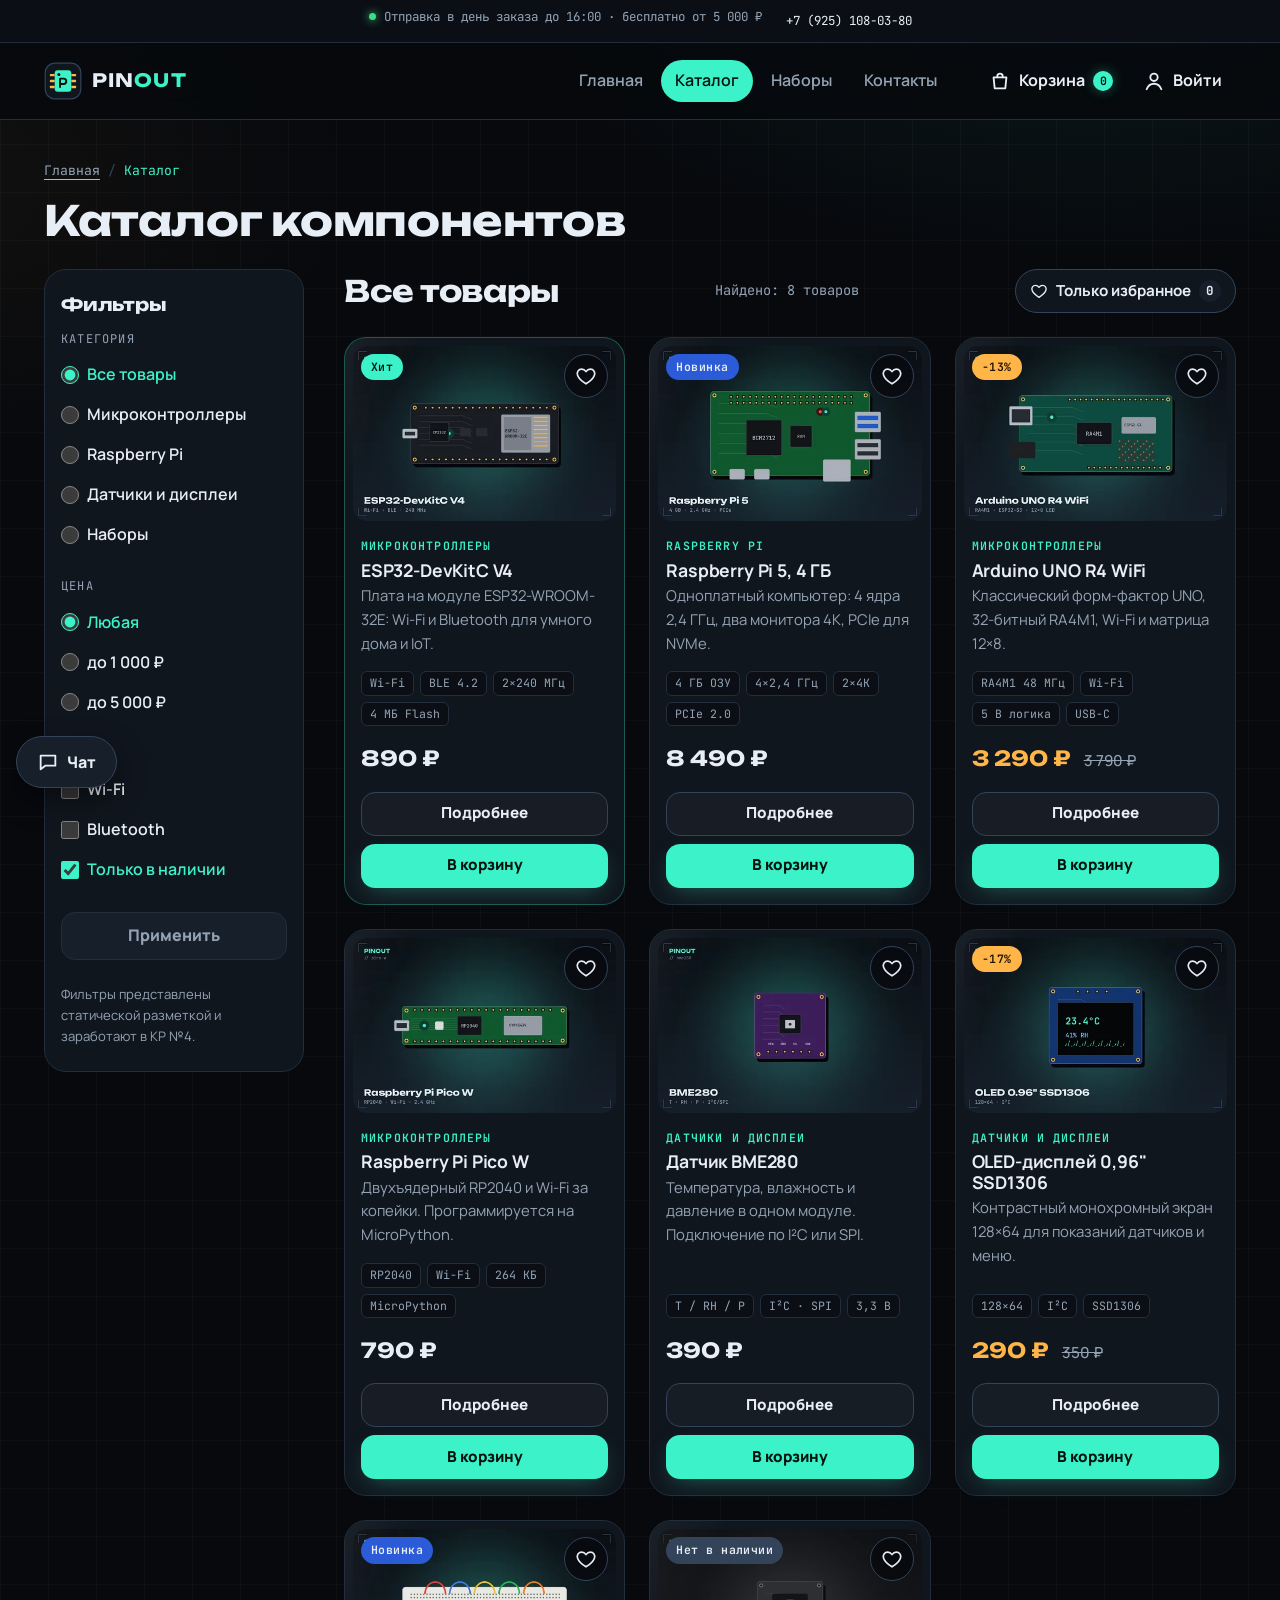
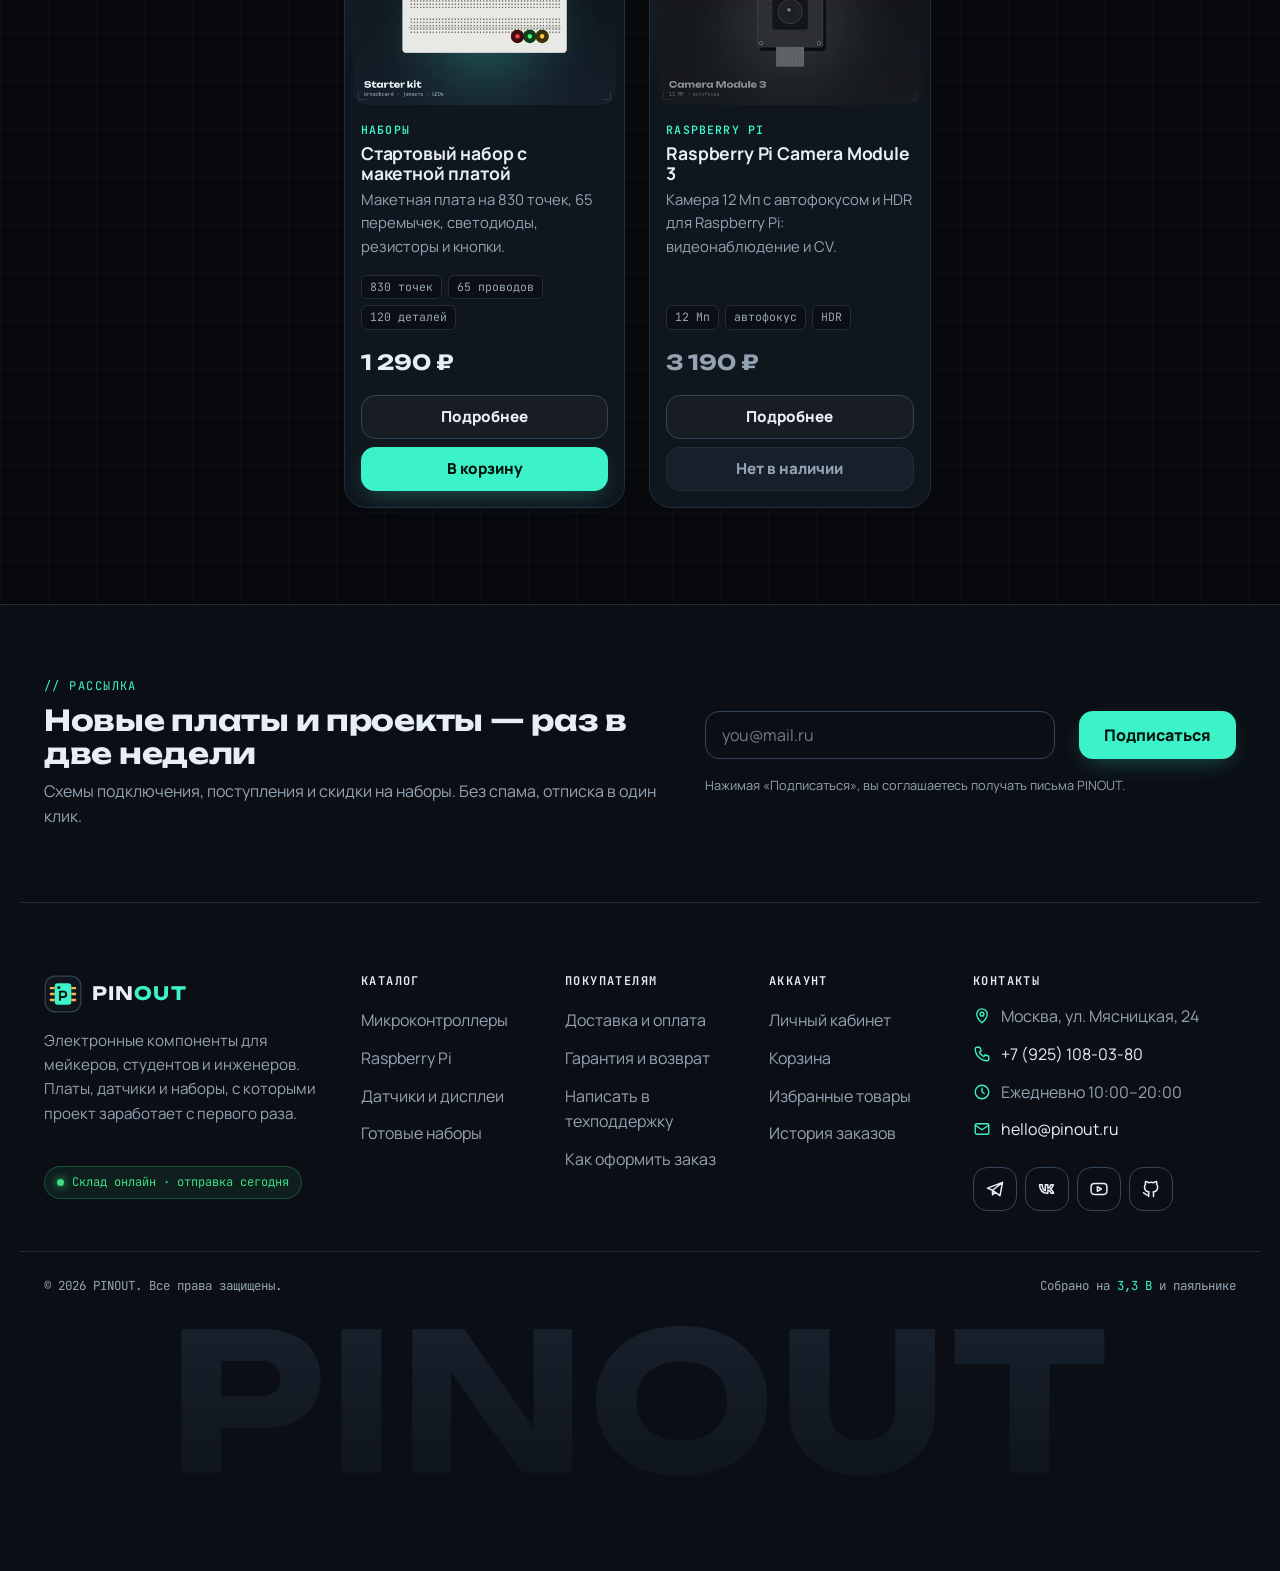
<file: catalog.html>
<!DOCTYPE html>
<html lang="ru">
<head>
  <meta charset="UTF-8">
  <meta name="viewport" content="width=device-width, initial-scale=1.0">
  <title>Каталог — PINOUT</title>
  <meta name="description" content="Каталог PINOUT: микроконтроллеры ESP32 и Arduino, Raspberry Pi, датчики, дисплеи и стартовые наборы.">
  <meta name="theme-color" content="#07090d">
  <script>document.documentElement.classList.add('js');</script>
  <link rel="icon" href="images/favicon.svg" type="image/svg+xml">
  <link rel="preconnect" href="https://fonts.googleapis.com">
  <link rel="preconnect" href="https://fonts.gstatic.com" crossorigin>
  <link rel="stylesheet" href="https://fonts.googleapis.com/css2?family=JetBrains+Mono:wght@400;500;600&amp;family=Manrope:wght@400;500;600;700;800&amp;family=Unbounded:wght@600;700&amp;display=swap">
  <link rel="stylesheet" href="css/style.css">
  <link rel="stylesheet" href="css/responsive.css">
  <script src="js/main.js" defer></script>
</head>
<body>
  <!-- SVG-спрайт: иконки описаны один раз, ниже они подключаются через <use href="#..."> -->
  <svg class="svg-sprite" aria-hidden="true" focusable="false">
    <symbol id="logo-mark" viewBox="0 0 64 64"><rect x="2" y="2" width="60" height="60" rx="16" fill="#10161e" stroke="#33445a" stroke-width="2"/><g fill="#ffb547"><rect x="10" y="20" width="8" height="4" rx="1"/><rect x="10" y="30" width="8" height="4" rx="1"/><rect x="10" y="40" width="8" height="4" rx="1"/><rect x="46" y="20" width="8" height="4" rx="1"/><rect x="46" y="30" width="8" height="4" rx="1"/><rect x="46" y="40" width="8" height="4" rx="1"/></g><rect x="18" y="14" width="28" height="36" rx="5" fill="#3cf2c8"/><circle cx="25" cy="21" r="2.6" fill="#03140f"/><path d="M27 42V28h6a4.5 4.5 0 0 1 0 9h-6" fill="none" stroke="#03140f" stroke-width="3.2" stroke-linecap="round" stroke-linejoin="round"/></symbol>
    <symbol id="icon-user" viewBox="0 0 24 24"><circle cx="12" cy="8" r="4"/><path d="M4 21c1.5-4 4.5-6 8-6s6.5 2 8 6"/></symbol>
    <symbol id="icon-bag" viewBox="0 0 24 24"><path d="M5 8h14l-1.2 12H6.2z"/><path d="M9 8V7a3 3 0 0 1 6 0v1"/></symbol>
    <symbol id="icon-heart" viewBox="0 0 24 24"><path d="M12 20.5s-7.5-4.6-9.2-9.4C1.6 7.6 3.9 4.5 7.3 4.5c2 0 3.6 1.1 4.7 2.7 1.1-1.6 2.7-2.7 4.7-2.7 3.4 0 5.7 3.1 4.5 6.6-1.7 4.8-9.2 9.4-9.2 9.4z"/></symbol>
    <symbol id="icon-pin" viewBox="0 0 24 24"><path d="M12 21s-7-6.2-7-11.5a7 7 0 0 1 14 0C19 14.8 12 21 12 21z"/><circle cx="12" cy="9.5" r="2.5"/></symbol>
    <symbol id="icon-phone" viewBox="0 0 24 24"><path d="M5 3h4l2 5-2.5 1.5a11 11 0 0 0 6 6L16 13l5 2v4a2 2 0 0 1-2 2A16 16 0 0 1 3 5a2 2 0 0 1 2-2z"/></symbol>
    <symbol id="icon-clock" viewBox="0 0 24 24"><circle cx="12" cy="12" r="9"/><path d="M12 7v5l3 2"/></symbol>
    <symbol id="icon-mail" viewBox="0 0 24 24"><rect x="3" y="5" width="18" height="14" rx="2"/><path d="M3 7l9 6 9-6"/></symbol>
    <symbol id="icon-telegram" viewBox="0 0 24 24"><path d="M21 4L3 11l6 2.5M21 4l-3 16-9-6.5M21 4L9 13.5V19l3-3.5"/></symbol>
    <symbol id="icon-vk" viewBox="0 0 24 24"><path d="M3 7c.5 6 4 10 9.5 10h.5v-3.5c2 .2 3.4 1.6 4 3.5H20c-.8-2.6-2.7-4.3-4-5 1.3-.8 3-2.6 3.5-5h-2.8c-.6 2-2.2 3.8-3.7 4V7h-3v7c-1.8-.4-3.6-2.6-3.7-7z"/></symbol>
    <symbol id="icon-youtube" viewBox="0 0 24 24"><rect x="2.5" y="5.5" width="19" height="13" rx="4"/><path d="M10 9.2v5.6l4.8-2.8z"/></symbol>
    <symbol id="icon-github" viewBox="0 0 24 24"><path d="M9 19c-4 1.3-4-2-6-2.5m12 4.5v-3.5c0-1 .1-1.4-.5-2 2.8-.3 5.5-1.4 5.5-6a4.6 4.6 0 0 0-1.3-3.2 4.3 4.3 0 0 0-.1-3.2s-1-.3-3.4 1.3a11.6 11.6 0 0 0-6.2 0C6.6 2.8 5.6 3.1 5.6 3.1a4.3 4.3 0 0 0-.1 3.2A4.6 4.6 0 0 0 4.2 9.5c0 4.6 2.7 5.7 5.5 6-.6.6-.6 1.2-.5 2V21"/></symbol>
    <symbol id="icon-send" viewBox="0 0 24 24"><path d="M4 12l16-8-6 16-2-7z"/></symbol>
    <symbol id="icon-chat" viewBox="0 0 24 24"><path d="M4 5h16v11H9l-5 4z"/></symbol>
  </svg>
  <a class="skip-link" href="#main">Перейти к основному содержимому</a>
  <div class="scroll-progress" aria-hidden="true"><span class="scroll-progress__bar"></span></div>
  <div class="topbar">
    <div class="topbar__inner">
      <p class="topbar__text">Отправка в день заказа до 16:00 · бесплатно от 5 000 ₽</p>
      <a class="topbar__phone" href="tel:+79251080380">+7 (925) 108&#8209;03&#8209;80</a>
    </div>
  </div>
  <header class="site-header" id="top">
    <div class="site-header__inner">
      <a class="site-header__logo" href="index.html" aria-label="PINOUT — на главную"><svg class="logo-mark" viewBox="0 0 64 64" width="36" height="36" aria-hidden="true" focusable="false"><use href="#logo-mark"></use></svg><span class="site-header__name">PIN<span class="site-header__name-accent">OUT</span></span></a>
      <div class="header-actions">
        <a class="header-actions__link" href="cart.html"><svg class="header-actions__icon" viewBox="0 0 24 24" width="22" height="22" fill="none" stroke="currentColor" stroke-width="2" stroke-linecap="round" stroke-linejoin="round" aria-hidden="true" focusable="false"><use href="#icon-bag"></use></svg><span class="header-actions__text">Корзина</span><span class="header-actions__count"><span class="visually-hidden">, товаров: </span><span class="header-actions__count-value">0</span></span></a>
        <a class="header-actions__link" href="account.html"><svg class="header-actions__icon" viewBox="0 0 24 24" width="22" height="22" fill="none" stroke="currentColor" stroke-width="2" stroke-linecap="round" stroke-linejoin="round" aria-hidden="true" focusable="false"><use href="#icon-user"></use></svg><span class="header-actions__text">Войти</span></a>
      </div>
      <nav class="site-nav" aria-label="Основная навигация">
        <button class="site-nav__toggle" type="button" aria-expanded="false" aria-controls="site-nav-list">
          <span class="site-nav__toggle-icon" aria-hidden="true"></span>
          <span class="site-nav__toggle-text">Меню</span>
        </button>
        <ul class="site-nav__list" id="site-nav-list">
          <li class="site-nav__item"><a class="site-nav__link" href="index.html">Главная</a></li>
          <li class="site-nav__item"><a class="site-nav__link site-nav__link--active" href="catalog.html" aria-current="page">Каталог</a></li>
          <li class="site-nav__item"><a class="site-nav__link" href="index.html#kits">Наборы</a></li>
          <li class="site-nav__item"><a class="site-nav__link" href="contacts.html">Контакты</a></li>
        </ul>
      </nav>
    </div>
  </header>

  <main id="main" tabindex="-1">
    <nav class="breadcrumbs" aria-label="Хлебные крошки">
      <ol class="breadcrumbs__list">
        <li class="breadcrumbs__item"><a class="breadcrumbs__link" href="index.html">Главная</a></li>
        <li class="breadcrumbs__item"><span class="breadcrumbs__current" aria-current="page">Каталог</span></li>
      </ol>
    </nav>
    <h1 class="page-title">Каталог компонентов</h1>

    <div class="catalog-layout">
      <aside class="catalog-filters" aria-labelledby="filters-title">
        <h2 class="catalog-filters__title" id="filters-title">Фильтры</h2>
        <form class="catalog-filters__form" action="#" method="get">
          <fieldset class="catalog-filters__group">
            <legend class="catalog-filters__legend">Категория</legend>
            <label class="catalog-filters__option"><input class="catalog-filters__radio" type="radio" name="category" value="all" checked> Все товары</label>
            <label class="catalog-filters__option"><input class="catalog-filters__radio" type="radio" name="category" value="mcu"> Микроконтроллеры</label>
            <label class="catalog-filters__option"><input class="catalog-filters__radio" type="radio" name="category" value="sbc"> Raspberry Pi</label>
            <label class="catalog-filters__option"><input class="catalog-filters__radio" type="radio" name="category" value="sensors"> Датчики и дисплеи</label>
            <label class="catalog-filters__option"><input class="catalog-filters__radio" type="radio" name="category" value="kits"> Наборы</label>
          </fieldset>
          <fieldset class="catalog-filters__group">
            <legend class="catalog-filters__legend">Цена</legend>
            <label class="catalog-filters__option"><input class="catalog-filters__radio" type="radio" name="price" value="any" checked> Любая</label>
            <label class="catalog-filters__option"><input class="catalog-filters__radio" type="radio" name="price" value="1000"> до 1 000 ₽</label>
            <label class="catalog-filters__option"><input class="catalog-filters__radio" type="radio" name="price" value="5000"> до 5 000 ₽</label>
          </fieldset>
          <fieldset class="catalog-filters__group">
            <legend class="catalog-filters__legend">Связь</legend>
            <label class="catalog-filters__option"><input class="catalog-filters__checkbox" type="checkbox" name="wifi"> Wi‑Fi</label>
            <label class="catalog-filters__option"><input class="catalog-filters__checkbox" type="checkbox" name="ble"> Bluetooth</label>
            <label class="catalog-filters__option"><input class="catalog-filters__checkbox" type="checkbox" name="in-stock" checked> Только в наличии</label>
          </fieldset>
          <button class="button button--primary" type="submit" disabled aria-describedby="filters-note">Применить</button>
          <p class="catalog-filters__note" id="filters-note">Фильтры представлены статической разметкой и заработают в КР №4.</p>
        </form>
      </aside>

      <section class="catalog" aria-labelledby="catalog-title">
        <div class="catalog__toolbar">
          <h2 class="catalog__title" id="catalog-title">Все товары</h2>
          <p class="catalog__count" aria-live="polite">Найдено: 8 товаров</p>
          <button class="catalog__fav-filter" type="button" aria-pressed="false" aria-controls="catalog-grid">
            <svg viewBox="0 0 24 24" width="18" height="18" aria-hidden="true" focusable="false"><use href="#icon-heart"></use></svg>
            Только избранное <span class="catalog__fav-count fav-count">0</span>
          </button>
        </div>
        <p class="catalog__empty" hidden>В избранном пока пусто. Нажмите на сердечко у товара, чтобы сохранить его.</p>
        <div class="products-grid" id="catalog-grid">
          <!-- ===== Товар: ESP32-DevKitC V4 ===== -->
          <article
            class="product-card product-card--hit"
            data-id="esp32"
            data-name="ESP32-DevKitC V4"
            data-category="Микроконтроллеры"
            data-price="890"
            data-reveal>
            <button class="product-card__fav" type="button" aria-pressed="false">
              <svg class="product-card__fav-icon" viewBox="0 0 24 24" width="22" height="22" aria-hidden="true" focusable="false"><use href="#icon-heart"></use></svg>
              <span class="visually-hidden">В избранное: ESP32-DevKitC V4</span>
            </button>
            <span class="product-card__badge product-card__badge--hit">Хит</span>
            <picture>
              <source
                type="image/webp"
                srcset="images/products/esp32-480.webp 480w, images/products/esp32-960.webp 960w"
                sizes="(min-width: 1280px) 280px, (min-width: 1024px) 30vw, (min-width: 600px) 45vw, 100vw">
              <img
                alt="ESP32-DevKitC V4"
                class="product-card__image"
                src="images/products/esp32-480.jpg"
                srcset="images/products/esp32-480.jpg 480w, images/products/esp32-960.jpg 960w"
                sizes="(min-width: 1280px) 280px, (min-width: 1024px) 30vw, (min-width: 600px) 45vw, 100vw"
                width="480"
                height="320"
                decoding="async">
            </picture>
            <p class="product-card__category">Микроконтроллеры</p>
            <h3 class="product-card__title">ESP32-DevKitC V4</h3>
            <p class="product-card__description">Плата на модуле ESP32-WROOM-32E: Wi‑Fi и Bluetooth для умного дома и IoT.</p>
            <ul class="product-card__specs" aria-label="Кратко о товаре">
              <li class="product-card__spec">Wi‑Fi</li>
              <li class="product-card__spec">BLE 4.2</li>
              <li class="product-card__spec">2×240 МГц</li>
              <li class="product-card__spec">4 МБ Flash</li>
            </ul>
            <p class="product-card__price">890 ₽</p>
            <div class="product-card__actions">
              <a class="button button--secondary" href="product.html">Подробнее<span class="visually-hidden"> о товаре «ESP32-DevKitC V4»</span></a>
              <button class="button button--primary product-card__cart" type="button">В корзину<span class="visually-hidden"> «ESP32-DevKitC V4»</span></button>
            </div>
          </article>
          <!-- ===== Товар: Raspberry Pi 5, 4 ГБ ===== -->
          <article
            class="product-card product-card--new"
            data-id="rpi5"
            data-name="Raspberry Pi 5, 4 ГБ"
            data-category="Raspberry Pi"
            data-price="8490"
            data-reveal>
            <button class="product-card__fav" type="button" aria-pressed="false">
              <svg class="product-card__fav-icon" viewBox="0 0 24 24" width="22" height="22" aria-hidden="true" focusable="false"><use href="#icon-heart"></use></svg>
              <span class="visually-hidden">В избранное: Raspberry Pi 5, 4 ГБ</span>
            </button>
            <span class="product-card__badge product-card__badge--new">Новинка</span>
            <picture>
              <source
                type="image/webp"
                srcset="images/products/rpi5-480.webp 480w, images/products/rpi5-960.webp 960w"
                sizes="(min-width: 1280px) 280px, (min-width: 1024px) 30vw, (min-width: 600px) 45vw, 100vw">
              <img
                alt="Raspberry Pi 5, 4 ГБ"
                class="product-card__image"
                src="images/products/rpi5-480.jpg"
                srcset="images/products/rpi5-480.jpg 480w, images/products/rpi5-960.jpg 960w"
                sizes="(min-width: 1280px) 280px, (min-width: 1024px) 30vw, (min-width: 600px) 45vw, 100vw"
                width="480"
                height="320"
                decoding="async">
            </picture>
            <p class="product-card__category">Raspberry Pi</p>
            <h3 class="product-card__title">Raspberry Pi 5, 4 ГБ</h3>
            <p class="product-card__description">Одноплатный компьютер: 4 ядра 2,4 ГГц, два монитора 4K, PCIe для NVMe.</p>
            <ul class="product-card__specs" aria-label="Кратко о товаре">
              <li class="product-card__spec">4 ГБ ОЗУ</li>
              <li class="product-card__spec">4×2,4 ГГц</li>
              <li class="product-card__spec">2×4K</li>
              <li class="product-card__spec">PCIe 2.0</li>
            </ul>
            <p class="product-card__price">8 490 ₽</p>
            <div class="product-card__actions">
              <a class="button button--secondary" href="product.html">Подробнее<span class="visually-hidden"> о товаре «Raspberry Pi 5, 4 ГБ»</span></a>
              <button class="button button--primary product-card__cart" type="button">В корзину<span class="visually-hidden"> «Raspberry Pi 5, 4 ГБ»</span></button>
            </div>
          </article>
          <!-- ===== Товар: Arduino UNO R4 WiFi ===== -->
          <article
            class="product-card product-card--discount"
            data-id="uno-r4"
            data-name="Arduino UNO R4 WiFi"
            data-category="Микроконтроллеры"
            data-price="3290"
            data-old-price="3790"
            data-reveal>
            <button class="product-card__fav" type="button" aria-pressed="false">
              <svg class="product-card__fav-icon" viewBox="0 0 24 24" width="22" height="22" aria-hidden="true" focusable="false"><use href="#icon-heart"></use></svg>
              <span class="visually-hidden">В избранное: Arduino UNO R4 WiFi</span>
            </button>
            <span class="product-card__badge"><span class="visually-hidden">Скидка </span>−13%</span>
            <picture>
              <source
                type="image/webp"
                srcset="images/products/uno-r4-480.webp 480w, images/products/uno-r4-960.webp 960w"
                sizes="(min-width: 1280px) 280px, (min-width: 1024px) 30vw, (min-width: 600px) 45vw, 100vw">
              <img
                alt="Arduino UNO R4 WiFi"
                class="product-card__image"
                src="images/products/uno-r4-480.jpg"
                srcset="images/products/uno-r4-480.jpg 480w, images/products/uno-r4-960.jpg 960w"
                sizes="(min-width: 1280px) 280px, (min-width: 1024px) 30vw, (min-width: 600px) 45vw, 100vw"
                width="480"
                height="320"
                decoding="async">
            </picture>
            <p class="product-card__category">Микроконтроллеры</p>
            <h3 class="product-card__title">Arduino UNO R4 WiFi</h3>
            <p class="product-card__description">Классический форм-фактор UNO, 32-битный RA4M1, Wi‑Fi и матрица 12×8.</p>
            <ul class="product-card__specs" aria-label="Кратко о товаре">
              <li class="product-card__spec">RA4M1 48 МГц</li>
              <li class="product-card__spec">Wi‑Fi</li>
              <li class="product-card__spec">5 В логика</li>
              <li class="product-card__spec">USB‑C</li>
            </ul>
            <p class="product-card__price">3 290 ₽ <s class="product-card__old-price"><span class="visually-hidden">Старая цена: </span>3 790 ₽</s></p>
            <div class="product-card__actions">
              <a class="button button--secondary" href="product.html">Подробнее<span class="visually-hidden"> о товаре «Arduino UNO R4 WiFi»</span></a>
              <button class="button button--primary product-card__cart" type="button">В корзину<span class="visually-hidden"> «Arduino UNO R4 WiFi»</span></button>
            </div>
          </article>
          <!-- ===== Товар: Raspberry Pi Pico W ===== -->
          <article
            class="product-card"
            data-id="pico-w"
            data-name="Raspberry Pi Pico W"
            data-category="Микроконтроллеры"
            data-price="790"
            data-reveal>
            <button class="product-card__fav" type="button" aria-pressed="false">
              <svg class="product-card__fav-icon" viewBox="0 0 24 24" width="22" height="22" aria-hidden="true" focusable="false"><use href="#icon-heart"></use></svg>
              <span class="visually-hidden">В избранное: Raspberry Pi Pico W</span>
            </button>
            <picture>
              <source
                type="image/webp"
                srcset="images/products/pico-w-480.webp 480w, images/products/pico-w-960.webp 960w"
                sizes="(min-width: 1280px) 280px, (min-width: 1024px) 30vw, (min-width: 600px) 45vw, 100vw">
              <img
                alt="Raspberry Pi Pico W"
                class="product-card__image"
                src="images/products/pico-w-480.jpg"
                srcset="images/products/pico-w-480.jpg 480w, images/products/pico-w-960.jpg 960w"
                sizes="(min-width: 1280px) 280px, (min-width: 1024px) 30vw, (min-width: 600px) 45vw, 100vw"
                width="480"
                height="320"
                loading="lazy"
                decoding="async">
            </picture>
            <p class="product-card__category">Микроконтроллеры</p>
            <h3 class="product-card__title">Raspberry Pi Pico W</h3>
            <p class="product-card__description">Двухъядерный RP2040 и Wi‑Fi за копейки. Программируется на MicroPython.</p>
            <ul class="product-card__specs" aria-label="Кратко о товаре">
              <li class="product-card__spec">RP2040</li>
              <li class="product-card__spec">Wi‑Fi</li>
              <li class="product-card__spec">264 КБ</li>
              <li class="product-card__spec">MicroPython</li>
            </ul>
            <p class="product-card__price">790 ₽</p>
            <div class="product-card__actions">
              <a class="button button--secondary" href="product.html">Подробнее<span class="visually-hidden"> о товаре «Raspberry Pi Pico W»</span></a>
              <button class="button button--primary product-card__cart" type="button">В корзину<span class="visually-hidden"> «Raspberry Pi Pico W»</span></button>
            </div>
          </article>
          <!-- ===== Товар: Датчик BME280 ===== -->
          <article
            class="product-card"
            data-id="bme280"
            data-name="Датчик BME280"
            data-category="Датчики и дисплеи"
            data-price="390"
            data-reveal>
            <button class="product-card__fav" type="button" aria-pressed="false">
              <svg class="product-card__fav-icon" viewBox="0 0 24 24" width="22" height="22" aria-hidden="true" focusable="false"><use href="#icon-heart"></use></svg>
              <span class="visually-hidden">В избранное: Датчик BME280</span>
            </button>
            <picture>
              <source
                type="image/webp"
                srcset="images/products/bme280-480.webp 480w, images/products/bme280-960.webp 960w"
                sizes="(min-width: 1280px) 280px, (min-width: 1024px) 30vw, (min-width: 600px) 45vw, 100vw">
              <img
                alt="Датчик BME280"
                class="product-card__image"
                src="images/products/bme280-480.jpg"
                srcset="images/products/bme280-480.jpg 480w, images/products/bme280-960.jpg 960w"
                sizes="(min-width: 1280px) 280px, (min-width: 1024px) 30vw, (min-width: 600px) 45vw, 100vw"
                width="480"
                height="320"
                loading="lazy"
                decoding="async">
            </picture>
            <p class="product-card__category">Датчики и дисплеи</p>
            <h3 class="product-card__title">Датчик BME280</h3>
            <p class="product-card__description">Температура, влажность и давление в одном модуле. Подключение по I²C или SPI.</p>
            <ul class="product-card__specs" aria-label="Кратко о товаре">
              <li class="product-card__spec">T / RH / P</li>
              <li class="product-card__spec">I²C · SPI</li>
              <li class="product-card__spec">3,3 В</li>
            </ul>
            <p class="product-card__price">390 ₽</p>
            <div class="product-card__actions">
              <a class="button button--secondary" href="product.html">Подробнее<span class="visually-hidden"> о товаре «Датчик BME280»</span></a>
              <button class="button button--primary product-card__cart" type="button">В корзину<span class="visually-hidden"> «Датчик BME280»</span></button>
            </div>
          </article>
          <!-- ===== Товар: OLED-дисплей 0,96" SSD1306 ===== -->
          <article
            class="product-card product-card--discount"
            data-id="oled"
            data-name="OLED-дисплей 0,96&quot; SSD1306"
            data-category="Датчики и дисплеи"
            data-price="290"
            data-old-price="350"
            data-reveal>
            <button class="product-card__fav" type="button" aria-pressed="false">
              <svg class="product-card__fav-icon" viewBox="0 0 24 24" width="22" height="22" aria-hidden="true" focusable="false"><use href="#icon-heart"></use></svg>
              <span class="visually-hidden">В избранное: OLED-дисплей 0,96&quot; SSD1306</span>
            </button>
            <span class="product-card__badge"><span class="visually-hidden">Скидка </span>−17%</span>
            <picture>
              <source
                type="image/webp"
                srcset="images/products/oled-480.webp 480w, images/products/oled-960.webp 960w"
                sizes="(min-width: 1280px) 280px, (min-width: 1024px) 30vw, (min-width: 600px) 45vw, 100vw">
              <img
                alt="OLED-дисплей 0,96&quot; SSD1306"
                class="product-card__image"
                src="images/products/oled-480.jpg"
                srcset="images/products/oled-480.jpg 480w, images/products/oled-960.jpg 960w"
                sizes="(min-width: 1280px) 280px, (min-width: 1024px) 30vw, (min-width: 600px) 45vw, 100vw"
                width="480"
                height="320"
                loading="lazy"
                decoding="async">
            </picture>
            <p class="product-card__category">Датчики и дисплеи</p>
            <h3 class="product-card__title">OLED-дисплей 0,96" SSD1306</h3>
            <p class="product-card__description">Контрастный монохромный экран 128×64 для показаний датчиков и меню.</p>
            <ul class="product-card__specs" aria-label="Кратко о товаре">
              <li class="product-card__spec">128×64</li>
              <li class="product-card__spec">I²C</li>
              <li class="product-card__spec">SSD1306</li>
            </ul>
            <p class="product-card__price">290 ₽ <s class="product-card__old-price"><span class="visually-hidden">Старая цена: </span>350 ₽</s></p>
            <div class="product-card__actions">
              <a class="button button--secondary" href="product.html">Подробнее<span class="visually-hidden"> о товаре «OLED-дисплей 0,96&quot; SSD1306»</span></a>
              <button class="button button--primary product-card__cart" type="button">В корзину<span class="visually-hidden"> «OLED-дисплей 0,96&quot; SSD1306»</span></button>
            </div>
          </article>
          <!-- ===== Товар: Стартовый набор с макетной платой ===== -->
          <article
            class="product-card product-card--new"
            data-id="starter-kit"
            data-name="Стартовый набор с макетной платой"
            data-category="Наборы"
            data-price="1290"
            data-reveal>
            <button class="product-card__fav" type="button" aria-pressed="false">
              <svg class="product-card__fav-icon" viewBox="0 0 24 24" width="22" height="22" aria-hidden="true" focusable="false"><use href="#icon-heart"></use></svg>
              <span class="visually-hidden">В избранное: Стартовый набор с макетной платой</span>
            </button>
            <span class="product-card__badge product-card__badge--new">Новинка</span>
            <picture>
              <source
                type="image/webp"
                srcset="images/products/starter-kit-480.webp 480w, images/products/starter-kit-960.webp 960w"
                sizes="(min-width: 1280px) 280px, (min-width: 1024px) 30vw, (min-width: 600px) 45vw, 100vw">
              <img
                alt="Стартовый набор с макетной платой"
                class="product-card__image"
                src="images/products/starter-kit-480.jpg"
                srcset="images/products/starter-kit-480.jpg 480w, images/products/starter-kit-960.jpg 960w"
                sizes="(min-width: 1280px) 280px, (min-width: 1024px) 30vw, (min-width: 600px) 45vw, 100vw"
                width="480"
                height="320"
                loading="lazy"
                decoding="async">
            </picture>
            <p class="product-card__category">Наборы</p>
            <h3 class="product-card__title">Стартовый набор с макетной платой</h3>
            <p class="product-card__description">Макетная плата на 830 точек, 65 перемычек, светодиоды, резисторы и кнопки.</p>
            <ul class="product-card__specs" aria-label="Кратко о товаре">
              <li class="product-card__spec">830 точек</li>
              <li class="product-card__spec">65 проводов</li>
              <li class="product-card__spec">120 деталей</li>
            </ul>
            <p class="product-card__price">1 290 ₽</p>
            <div class="product-card__actions">
              <a class="button button--secondary" href="product.html">Подробнее<span class="visually-hidden"> о товаре «Стартовый набор с макетной платой»</span></a>
              <button class="button button--primary product-card__cart" type="button">В корзину<span class="visually-hidden"> «Стартовый набор с макетной платой»</span></button>
            </div>
          </article>
          <!-- ===== Товар: Raspberry Pi Camera Module 3 ===== -->
          <article
            class="product-card product-card--unavailable"
            data-id="cam3"
            data-name="Raspberry Pi Camera Module 3"
            data-category="Raspberry Pi"
            data-price="3190"
            data-reveal>
            <button class="product-card__fav" type="button" aria-pressed="false">
              <svg class="product-card__fav-icon" viewBox="0 0 24 24" width="22" height="22" aria-hidden="true" focusable="false"><use href="#icon-heart"></use></svg>
              <span class="visually-hidden">В избранное: Raspberry Pi Camera Module 3</span>
            </button>
            <span class="product-card__badge product-card__badge--muted">Нет в наличии</span>
            <picture>
              <source
                type="image/webp"
                srcset="images/products/cam3-480.webp 480w, images/products/cam3-960.webp 960w"
                sizes="(min-width: 1280px) 280px, (min-width: 1024px) 30vw, (min-width: 600px) 45vw, 100vw">
              <img
                alt="Raspberry Pi Camera Module 3"
                class="product-card__image"
                src="images/products/cam3-480.jpg"
                srcset="images/products/cam3-480.jpg 480w, images/products/cam3-960.jpg 960w"
                sizes="(min-width: 1280px) 280px, (min-width: 1024px) 30vw, (min-width: 600px) 45vw, 100vw"
                width="480"
                height="320"
                loading="lazy"
                decoding="async">
            </picture>
            <p class="product-card__category">Raspberry Pi</p>
            <h3 class="product-card__title">Raspberry Pi Camera Module 3</h3>
            <p class="product-card__description">Камера 12 Мп с автофокусом и HDR для Raspberry Pi: видеонаблюдение и CV.</p>
            <ul class="product-card__specs" aria-label="Кратко о товаре">
              <li class="product-card__spec">12 Мп</li>
              <li class="product-card__spec">автофокус</li>
              <li class="product-card__spec">HDR</li>
            </ul>
            <p class="product-card__price">3 190 ₽</p>
            <div class="product-card__actions">
              <a class="button button--secondary" href="product.html">Подробнее<span class="visually-hidden"> о товаре «Raspberry Pi Camera Module 3»</span></a>
              <button class="button button--primary product-card__cart" type="button" disabled>Нет в наличии</button>
            </div>
          </article>
        </div>
      </section>
    </div>
  </main>

  <footer class="site-footer">
    <div class="footer-cta">
      <div>
        <p class="footer-cta__label">// рассылка</p>
        <h2 class="footer-cta__title">Новые платы и проекты — раз в две недели</h2>
        <p class="footer-cta__text">Схемы подключения, поступления и скидки на наборы. Без спама, отписка в один клик.</p>
      </div>
      <form class="order-form subscribe" id="subscribe-form" action="#" method="post" data-success="Готово! Первое письмо придёт с ближайшей рассылкой.">
        <label class="visually-hidden" for="subscribe-email">E-mail для рассылки</label>
        <input class="order-form__input" id="subscribe-email" name="email" type="email" placeholder="you@mail.ru" autocomplete="email" required>
        <button class="button button--primary" type="submit">Подписаться</button>
        <p class="subscribe__note">Нажимая «Подписаться», вы соглашаетесь получать письма PINOUT.</p>
      </form>
    </div>
    <div class="site-footer__inner">
      <div class="site-footer__brand">
        <a class="site-footer__logo" href="index.html" aria-label="PINOUT — на главную"><svg class="logo-mark" viewBox="0 0 64 64" width="36" height="36" aria-hidden="true" focusable="false"><use href="#logo-mark"></use></svg><span class="site-header__name">PIN<span class="site-header__name-accent">OUT</span></span></a>
        <p class="site-footer__about">Электронные компоненты для мейкеров, студентов и инженеров. Платы, датчики и наборы, с которыми проект заработает с первого раза.</p>
        <p class="site-footer__status">Склад онлайн · отправка сегодня</p>
      </div>
      <nav class="site-footer__col" aria-labelledby="footer-catalog-title">
        <h2 class="site-footer__title" id="footer-catalog-title">Каталог</h2>
        <ul class="site-footer__list">
          <li><a class="site-footer__link" href="catalog.html">Микроконтроллеры</a></li>
          <li><a class="site-footer__link" href="catalog.html">Raspberry Pi</a></li>
          <li><a class="site-footer__link" href="catalog.html">Датчики и дисплеи</a></li>
          <li><a class="site-footer__link" href="index.html#kits">Готовые наборы</a></li>
        </ul>
      </nav>
      <nav class="site-footer__col" aria-labelledby="footer-help-title">
        <h2 class="site-footer__title" id="footer-help-title">Покупателям</h2>
        <ul class="site-footer__list">
          <li><a class="site-footer__link" href="contacts.html#faq">Доставка и оплата</a></li>
          <li><a class="site-footer__link" href="contacts.html#faq">Гарантия и возврат</a></li>
          <li><a class="site-footer__link" href="contacts.html#feedback-title">Написать в техподдержку</a></li>
          <li><a class="site-footer__link" href="index.html#order-steps-title">Как оформить заказ</a></li>
        </ul>
      </nav>
      <nav class="site-footer__col" aria-labelledby="footer-account-title">
        <h2 class="site-footer__title" id="footer-account-title">Аккаунт</h2>
        <ul class="site-footer__list">
          <li><a class="site-footer__link" href="account.html">Личный кабинет</a></li>
          <li><a class="site-footer__link" href="cart.html">Корзина</a></li>
          <li><a class="site-footer__link" href="account.html#favorites">Избранные товары</a></li>
          <li><a class="site-footer__link" href="account.html#account-profile">История заказов</a></li>
        </ul>
      </nav>
      <div class="site-footer__col">
        <h2 class="site-footer__title">Контакты</h2>
        <address class="site-footer__address">
          <p class="site-footer__contact"><svg viewBox="0 0 24 24" width="18" height="18" fill="none" stroke="currentColor" stroke-width="1.8" stroke-linecap="round" stroke-linejoin="round" aria-hidden="true" focusable="false"><use href="#icon-pin"></use></svg><span>Москва, ул. Мясницкая, 24</span></p>
          <p class="site-footer__contact"><svg viewBox="0 0 24 24" width="18" height="18" fill="none" stroke="currentColor" stroke-width="1.8" stroke-linecap="round" stroke-linejoin="round" aria-hidden="true" focusable="false"><use href="#icon-phone"></use></svg><a href="tel:+79251080380">+7 (925) 108&#8209;03&#8209;80</a></p>
          <p class="site-footer__contact"><svg viewBox="0 0 24 24" width="18" height="18" fill="none" stroke="currentColor" stroke-width="1.8" stroke-linecap="round" stroke-linejoin="round" aria-hidden="true" focusable="false"><use href="#icon-clock"></use></svg><span>Ежедневно 10:00–20:00</span></p>
          <p class="site-footer__contact"><svg viewBox="0 0 24 24" width="18" height="18" fill="none" stroke="currentColor" stroke-width="1.8" stroke-linecap="round" stroke-linejoin="round" aria-hidden="true" focusable="false"><use href="#icon-mail"></use></svg><a href="mailto:hello@pinout.ru">hello@pinout.ru</a></p>
        </address>
        <ul class="socials site-footer__socials">
          <li><a class="socials__link" href="https://t.me/" target="_blank" rel="noopener" aria-label="Telegram (в новой вкладке)"><svg viewBox="0 0 24 24" width="20" height="20" fill="none" stroke="currentColor" stroke-width="1.8" stroke-linecap="round" stroke-linejoin="round" aria-hidden="true" focusable="false"><use href="#icon-telegram"></use></svg></a></li>
          <li><a class="socials__link" href="https://vk.com/" target="_blank" rel="noopener" aria-label="ВКонтакте (в новой вкладке)"><svg viewBox="0 0 24 24" width="20" height="20" fill="none" stroke="currentColor" stroke-width="1.8" stroke-linecap="round" stroke-linejoin="round" aria-hidden="true" focusable="false"><use href="#icon-vk"></use></svg></a></li>
          <li><a class="socials__link" href="https://www.youtube.com/" target="_blank" rel="noopener" aria-label="YouTube (в новой вкладке)"><svg viewBox="0 0 24 24" width="20" height="20" fill="none" stroke="currentColor" stroke-width="1.8" stroke-linecap="round" stroke-linejoin="round" aria-hidden="true" focusable="false"><use href="#icon-youtube"></use></svg></a></li>
          <li><a class="socials__link" href="https://github.com/nguyend1en/kr3-responsive-shop" target="_blank" rel="noopener" aria-label="GitHub (в новой вкладке)"><svg viewBox="0 0 24 24" width="20" height="20" fill="none" stroke="currentColor" stroke-width="1.8" stroke-linecap="round" stroke-linejoin="round" aria-hidden="true" focusable="false"><use href="#icon-github"></use></svg></a></li>
        </ul>
      </div>
    </div>
    <div class="site-footer__bottom">
      <p class="site-footer__copy">&copy; 2026 PINOUT. Все права защищены.</p>
      <p class="site-footer__made">Собрано на <span>3,3&nbsp;В</span> и паяльнике</p>
    </div>
    <p class="site-footer__giant" aria-hidden="true">PINOUT</p>
  </footer>
  <a class="to-top" href="#top" aria-label="Наверх">
    <svg class="to-top__chip" viewBox="0 0 64 64" aria-hidden="true" focusable="false">
      <g class="to-top__pin to-top__pin--left"><rect x="4" y="16" width="10" height="4" rx="1"/><rect x="4" y="26" width="10" height="4" rx="1"/><rect x="4" y="36" width="10" height="4" rx="1"/><rect x="4" y="46" width="10" height="4" rx="1"/></g>
      <g class="to-top__pin to-top__pin--right"><rect x="50" y="16" width="10" height="4" rx="1"/><rect x="50" y="26" width="10" height="4" rx="1"/><rect x="50" y="36" width="10" height="4" rx="1"/><rect x="50" y="46" width="10" height="4" rx="1"/></g>
      <rect class="to-top__body" x="13" y="8" width="38" height="48" rx="5"/>
      <rect class="to-top__fill" x="14.5" y="9.5" width="35" height="45" rx="4"/>
      <path class="to-top__notch" d="M27 8.8a5 5 0 0 0 10 0z"/>
      <path class="to-top__arrow" d="M32 44V22M24 30l8-8 8 8"/>
    </svg>
  </a>

  <p class="success-message" id="success-message" role="status" hidden>Заказ принят! Мы свяжемся с вами в течение часа.</p>
  <div class="chat" id="chat">
    <section class="chat__panel" id="chat-panel" aria-labelledby="chat-title" hidden>
      <div class="chat__header">
        <div>
          <h2 class="chat__title" id="chat-title">Чат с магазином</h2>
          <p class="chat__status"><span class="chat__dot" aria-hidden="true"></span>Техподдержка на связи 10:00–20:00</p>
        </div>
        <button class="chat__close" type="button" aria-label="Свернуть чат">&times;</button>
      </div>
      <ol class="chat__messages" aria-live="polite">
        <li class="chat__message chat__message--shop">
          <p class="chat__author">Техподдержка PINOUT</p>
          <p class="chat__text">Здравствуйте! Расскажите о проекте или спросите про распиновку, драйвер, доставку — специалист техподдержки ответит здесь.</p>
        </li>
      </ol>
      <form class="chat__form" id="chat-form" action="#" method="post">
        <label class="visually-hidden" for="chat-input">Ваше сообщение</label>
        <textarea class="chat__input" id="chat-input" name="message" rows="2" placeholder="Напишите сообщение…" required></textarea>
        <button class="chat__send" type="submit" aria-label="Отправить сообщение"><svg viewBox="0 0 24 24" width="20" height="20" fill="none" stroke="currentColor" stroke-width="2" stroke-linecap="round" stroke-linejoin="round" aria-hidden="true" focusable="false"><use href="#icon-send"></use></svg></button>
      </form>
    </section>
    <button class="chat__toggle" type="button" aria-expanded="false" aria-controls="chat-panel"><svg class="chat__icon" viewBox="0 0 24 24" width="22" height="22" fill="none" stroke="currentColor" stroke-width="2" stroke-linecap="round" stroke-linejoin="round" aria-hidden="true" focusable="false"><use href="#icon-chat"></use></svg><span class="chat__toggle-text">Чат</span></button>
  </div>

</body>
</html>
</file>
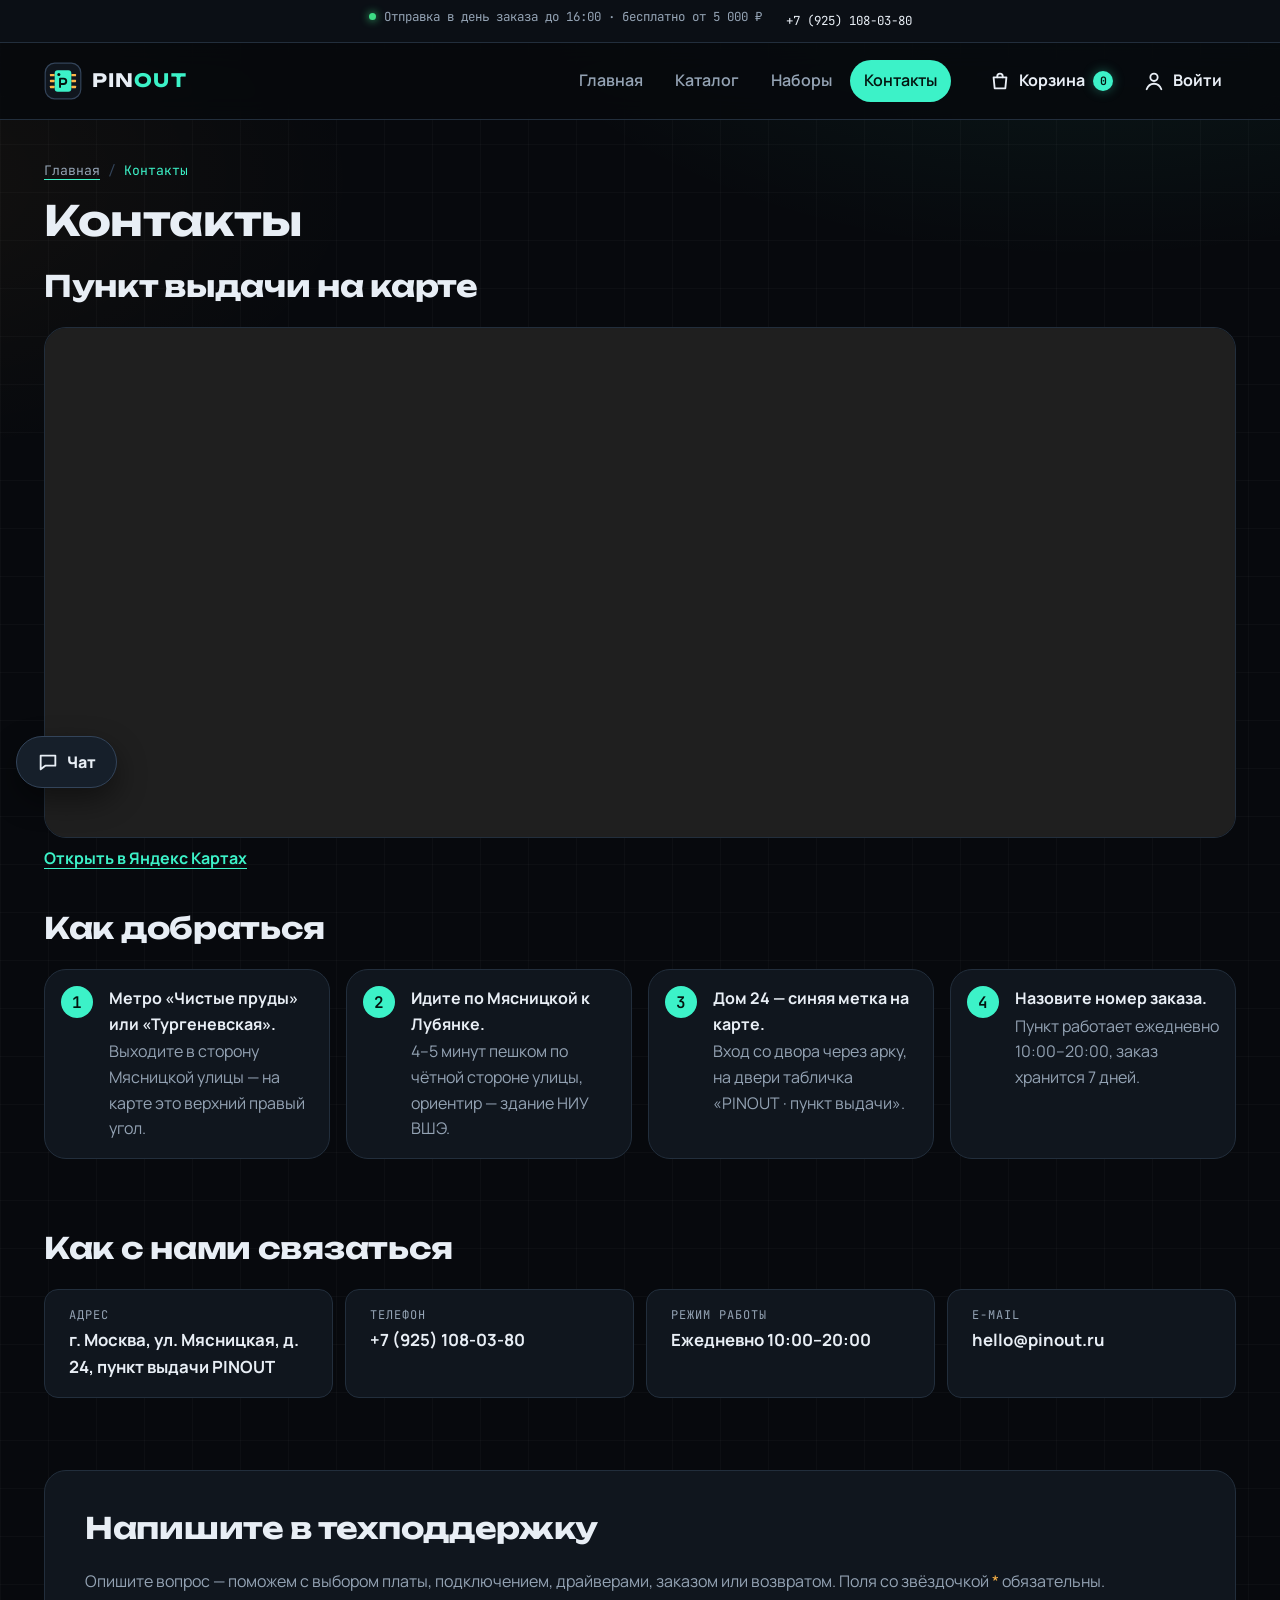
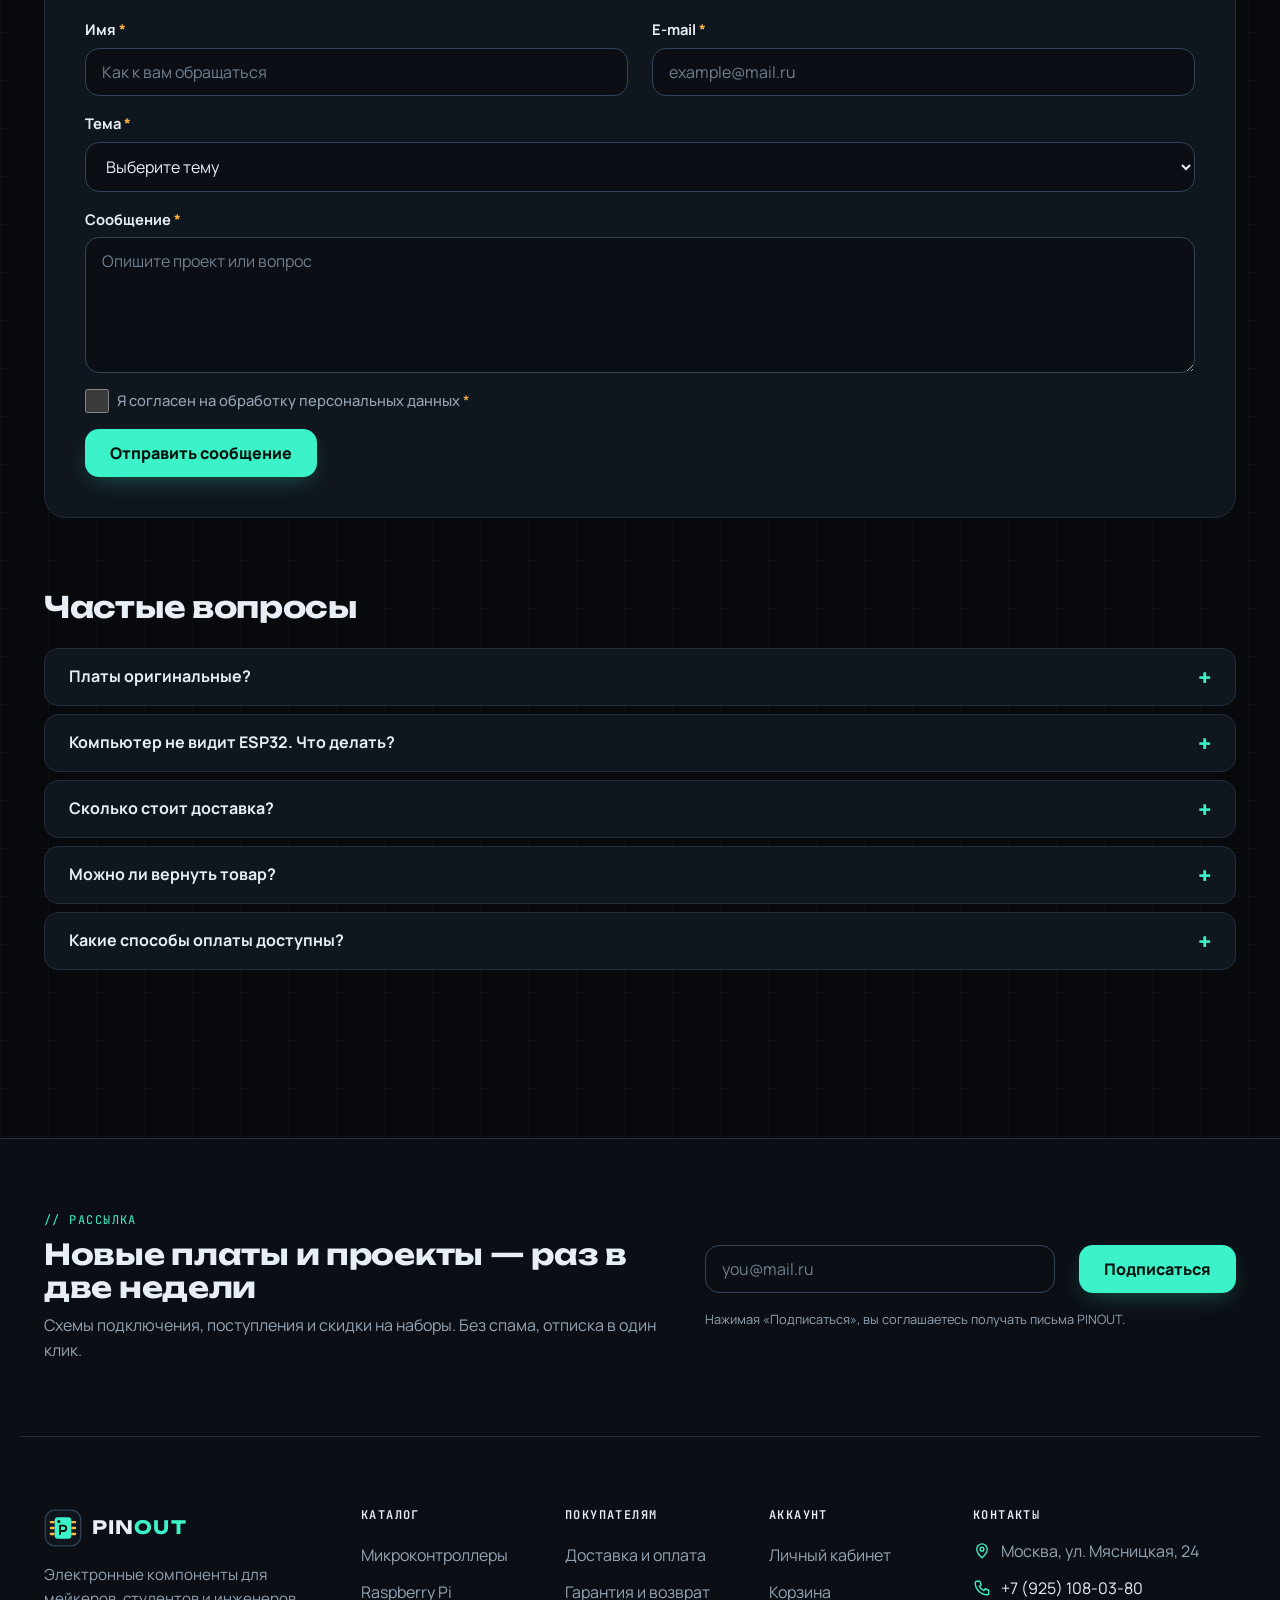
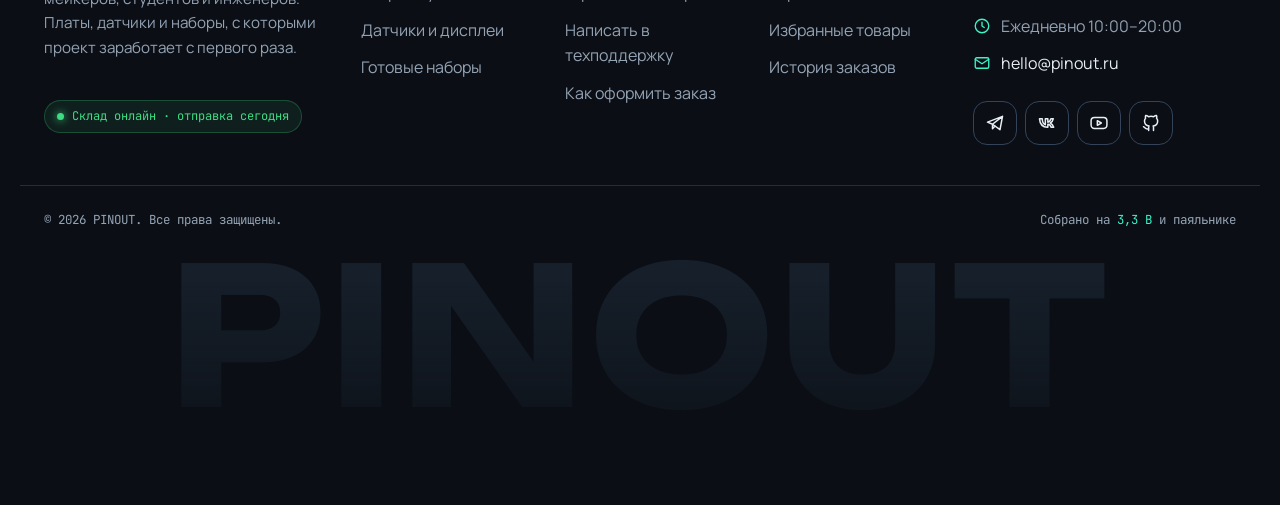
<file: contacts.html>
<!DOCTYPE html>
<html lang="ru">
<head>
  <meta charset="UTF-8">
  <meta name="viewport" content="width=device-width, initial-scale=1.0">
  <title>Контакты — PINOUT</title>
  <meta name="description" content="Контакты PINOUT: телефон, e-mail, пункт выдачи на Мясницкой, карта, форма обратной связи и частые вопросы.">
  <meta name="theme-color" content="#07090d">
  <script>document.documentElement.classList.add('js');</script>
  <link rel="icon" href="images/favicon.svg" type="image/svg+xml">
  <link rel="preconnect" href="https://fonts.googleapis.com">
  <link rel="preconnect" href="https://fonts.gstatic.com" crossorigin>
  <link rel="stylesheet" href="https://fonts.googleapis.com/css2?family=JetBrains+Mono:wght@400;500;600&amp;family=Manrope:wght@400;500;600;700;800&amp;family=Unbounded:wght@600;700&amp;display=swap">
  <link rel="stylesheet" href="css/style.css">
  <link rel="stylesheet" href="css/responsive.css">
  <script src="js/main.js" defer></script>
</head>
<body>
  <!-- SVG-спрайт: иконки описаны один раз, ниже они подключаются через <use href="#..."> -->
  <svg class="svg-sprite" aria-hidden="true" focusable="false">
    <symbol id="logo-mark" viewBox="0 0 64 64"><rect x="2" y="2" width="60" height="60" rx="16" fill="#10161e" stroke="#33445a" stroke-width="2"/><g fill="#ffb547"><rect x="10" y="20" width="8" height="4" rx="1"/><rect x="10" y="30" width="8" height="4" rx="1"/><rect x="10" y="40" width="8" height="4" rx="1"/><rect x="46" y="20" width="8" height="4" rx="1"/><rect x="46" y="30" width="8" height="4" rx="1"/><rect x="46" y="40" width="8" height="4" rx="1"/></g><rect x="18" y="14" width="28" height="36" rx="5" fill="#3cf2c8"/><circle cx="25" cy="21" r="2.6" fill="#03140f"/><path d="M27 42V28h6a4.5 4.5 0 0 1 0 9h-6" fill="none" stroke="#03140f" stroke-width="3.2" stroke-linecap="round" stroke-linejoin="round"/></symbol>
    <symbol id="icon-user" viewBox="0 0 24 24"><circle cx="12" cy="8" r="4"/><path d="M4 21c1.5-4 4.5-6 8-6s6.5 2 8 6"/></symbol>
    <symbol id="icon-bag" viewBox="0 0 24 24"><path d="M5 8h14l-1.2 12H6.2z"/><path d="M9 8V7a3 3 0 0 1 6 0v1"/></symbol>
    <symbol id="icon-pin" viewBox="0 0 24 24"><path d="M12 21s-7-6.2-7-11.5a7 7 0 0 1 14 0C19 14.8 12 21 12 21z"/><circle cx="12" cy="9.5" r="2.5"/></symbol>
    <symbol id="icon-phone" viewBox="0 0 24 24"><path d="M5 3h4l2 5-2.5 1.5a11 11 0 0 0 6 6L16 13l5 2v4a2 2 0 0 1-2 2A16 16 0 0 1 3 5a2 2 0 0 1 2-2z"/></symbol>
    <symbol id="icon-clock" viewBox="0 0 24 24"><circle cx="12" cy="12" r="9"/><path d="M12 7v5l3 2"/></symbol>
    <symbol id="icon-mail" viewBox="0 0 24 24"><rect x="3" y="5" width="18" height="14" rx="2"/><path d="M3 7l9 6 9-6"/></symbol>
    <symbol id="icon-telegram" viewBox="0 0 24 24"><path d="M21 4L3 11l6 2.5M21 4l-3 16-9-6.5M21 4L9 13.5V19l3-3.5"/></symbol>
    <symbol id="icon-vk" viewBox="0 0 24 24"><path d="M3 7c.5 6 4 10 9.5 10h.5v-3.5c2 .2 3.4 1.6 4 3.5H20c-.8-2.6-2.7-4.3-4-5 1.3-.8 3-2.6 3.5-5h-2.8c-.6 2-2.2 3.8-3.7 4V7h-3v7c-1.8-.4-3.6-2.6-3.7-7z"/></symbol>
    <symbol id="icon-youtube" viewBox="0 0 24 24"><rect x="2.5" y="5.5" width="19" height="13" rx="4"/><path d="M10 9.2v5.6l4.8-2.8z"/></symbol>
    <symbol id="icon-github" viewBox="0 0 24 24"><path d="M9 19c-4 1.3-4-2-6-2.5m12 4.5v-3.5c0-1 .1-1.4-.5-2 2.8-.3 5.5-1.4 5.5-6a4.6 4.6 0 0 0-1.3-3.2 4.3 4.3 0 0 0-.1-3.2s-1-.3-3.4 1.3a11.6 11.6 0 0 0-6.2 0C6.6 2.8 5.6 3.1 5.6 3.1a4.3 4.3 0 0 0-.1 3.2A4.6 4.6 0 0 0 4.2 9.5c0 4.6 2.7 5.7 5.5 6-.6.6-.6 1.2-.5 2V21"/></symbol>
    <symbol id="icon-send" viewBox="0 0 24 24"><path d="M4 12l16-8-6 16-2-7z"/></symbol>
    <symbol id="icon-chat" viewBox="0 0 24 24"><path d="M4 5h16v11H9l-5 4z"/></symbol>
  </svg>
  <a class="skip-link" href="#main">Перейти к основному содержимому</a>
  <div class="scroll-progress" aria-hidden="true"><span class="scroll-progress__bar"></span></div>
  <div class="topbar">
    <div class="topbar__inner">
      <p class="topbar__text">Отправка в день заказа до 16:00 · бесплатно от 5 000 ₽</p>
      <a class="topbar__phone" href="tel:+79251080380">+7 (925) 108&#8209;03&#8209;80</a>
    </div>
  </div>
  <header class="site-header" id="top">
    <div class="site-header__inner">
      <a class="site-header__logo" href="index.html" aria-label="PINOUT — на главную"><svg class="logo-mark" viewBox="0 0 64 64" width="36" height="36" aria-hidden="true" focusable="false"><use href="#logo-mark"></use></svg><span class="site-header__name">PIN<span class="site-header__name-accent">OUT</span></span></a>
      <div class="header-actions">
        <a class="header-actions__link" href="cart.html"><svg class="header-actions__icon" viewBox="0 0 24 24" width="22" height="22" fill="none" stroke="currentColor" stroke-width="2" stroke-linecap="round" stroke-linejoin="round" aria-hidden="true" focusable="false"><use href="#icon-bag"></use></svg><span class="header-actions__text">Корзина</span><span class="header-actions__count"><span class="visually-hidden">, товаров: </span><span class="header-actions__count-value">0</span></span></a>
        <a class="header-actions__link" href="account.html"><svg class="header-actions__icon" viewBox="0 0 24 24" width="22" height="22" fill="none" stroke="currentColor" stroke-width="2" stroke-linecap="round" stroke-linejoin="round" aria-hidden="true" focusable="false"><use href="#icon-user"></use></svg><span class="header-actions__text">Войти</span></a>
      </div>
      <nav class="site-nav" aria-label="Основная навигация">
        <button class="site-nav__toggle" type="button" aria-expanded="false" aria-controls="site-nav-list">
          <span class="site-nav__toggle-icon" aria-hidden="true"></span>
          <span class="site-nav__toggle-text">Меню</span>
        </button>
        <ul class="site-nav__list" id="site-nav-list">
          <li class="site-nav__item"><a class="site-nav__link" href="index.html">Главная</a></li>
          <li class="site-nav__item"><a class="site-nav__link" href="catalog.html">Каталог</a></li>
          <li class="site-nav__item"><a class="site-nav__link" href="index.html#kits">Наборы</a></li>
          <li class="site-nav__item"><a class="site-nav__link site-nav__link--active" href="contacts.html" aria-current="page">Контакты</a></li>
        </ul>
      </nav>
    </div>
  </header>

  <main id="main" tabindex="-1">
    <nav class="breadcrumbs" aria-label="Хлебные крошки">
      <ol class="breadcrumbs__list">
        <li class="breadcrumbs__item"><a class="breadcrumbs__link" href="index.html">Главная</a></li>
        <li class="breadcrumbs__item"><span class="breadcrumbs__current" aria-current="page">Контакты</span></li>
      </ol>
    </nav>
    <h1 class="page-title">Контакты</h1>

    <section class="map-block map-block--wide" aria-labelledby="map-title">
      <h2 class="section__title" id="map-title">Пункт выдачи на карте</h2>
      <div class="map-block__frame">
        <iframe class="map-block__iframe" src="https://yandex.ru/map-widget/v1/?ll=37.634700%2C55.762700&amp;z=16&amp;pt=37.634700%2C55.762700%2Cpm2rdm" title="Яндекс Карта: пункт выдачи PINOUT, Москва, ул. Мясницкая, 24" loading="lazy" allowfullscreen></iframe>
      </div>
      <a class="map-block__link" href="https://yandex.ru/maps/?pt=37.634700,55.762700&amp;z=17&amp;l=map" target="_blank" rel="noopener">Открыть в Яндекс Картах<span class="visually-hidden"> (в новой вкладке)</span></a>
    </section>

    <section class="section route-block" id="route" aria-labelledby="route-title">
      <h2 class="section__title" id="route-title">Как добраться</h2>
      <ol class="route">
        <li class="route__step" data-reveal><strong>Метро «Чистые пруды» или «Тургеневская».</strong> Выходите в сторону Мясницкой улицы — на карте это верхний правый угол.</li>
        <li class="route__step" data-reveal><strong>Идите по Мясницкой к Лубянке.</strong> 4–5 минут пешком по чётной стороне улицы, ориентир — здание НИУ ВШЭ.</li>
        <li class="route__step" data-reveal><strong>Дом 24 — синяя метка на карте.</strong> Вход со двора через арку, на двери табличка «PINOUT · пункт выдачи».</li>
        <li class="route__step" data-reveal><strong>Назовите номер заказа.</strong> Пункт работает ежедневно 10:00–20:00, заказ хранится 7 дней.</li>
      </ol>
    </section>

    <section class="section" aria-labelledby="contacts-info-title">
      <h2 class="section__title" id="contacts-info-title">Как с нами связаться</h2>
      <dl class="contact-list contact-list--row">
          <div class="contact-list__item" data-reveal>
            <dt class="contact-list__term">Адрес</dt>
            <dd class="contact-list__value"><address class="contact-list__address">г. Москва, ул. Мясницкая, д. 24, пункт выдачи PINOUT</address></dd>
          </div>
          <div class="contact-list__item" data-reveal>
            <dt class="contact-list__term">Телефон</dt>
            <dd class="contact-list__value"><a class="contact-list__link" href="tel:+79251080380">+7 (925) 108&#8209;03&#8209;80</a></dd>
          </div>
          <div class="contact-list__item" data-reveal>
            <dt class="contact-list__term">Режим работы</dt>
            <dd class="contact-list__value">Ежедневно 10:00–20:00</dd>
          </div>
          <div class="contact-list__item" data-reveal>
            <dt class="contact-list__term">E-mail</dt>
            <dd class="contact-list__value"><a class="contact-list__link" href="mailto:hello@pinout.ru">hello@pinout.ru</a></dd>
          </div>
      </dl>
    </section>

    <section class="section feedback" aria-labelledby="feedback-title">
      <h2 class="section__title" id="feedback-title">Напишите в техподдержку</h2>
      <p class="feedback__text">Опишите вопрос — поможем с выбором платы, подключением, драйверами, заказом или возвратом. Поля со звёздочкой <span class="order-form__required" aria-hidden="true">*</span> обязательны.</p>
      <form class="order-form feedback__form" id="feedback-form" action="#" method="post" data-success="Сообщение отправлено! Техподдержка ответит на e-mail в течение рабочего дня.">
          <div class="order-form__field">
            <label class="order-form__label" for="fb-name">Имя <span class="order-form__required" aria-hidden="true">*</span></label>
            <input class="order-form__input" id="fb-name" name="name" type="text" placeholder="Как к вам обращаться" minlength="2" autocomplete="given-name" required>
          </div>
          <div class="order-form__field">
            <label class="order-form__label" for="fb-email">E-mail <span class="order-form__required" aria-hidden="true">*</span></label>
            <input class="order-form__input" id="fb-email" name="email" type="email" placeholder="example@mail.ru" autocomplete="email" required>
          </div>
          <div class="order-form__field order-form__field--wide">
            <label class="order-form__label" for="fb-topic">Тема <span class="order-form__required" aria-hidden="true">*</span></label>
            <select class="order-form__select" id="fb-topic" name="topic" required>
              <option value="">Выберите тему</option>
              <option value="choose">Помогите выбрать плату</option>
              <option value="wiring">Схема подключения</option>
              <option value="order">Заказ и доставка</option>
              <option value="return">Гарантия и возврат</option>
            </select>
          </div>
          <div class="order-form__field order-form__field--wide">
            <label class="order-form__label" for="fb-message">Сообщение <span class="order-form__required" aria-hidden="true">*</span></label>
            <textarea class="order-form__textarea" id="fb-message" name="message" rows="5" placeholder="Опишите проект или вопрос" minlength="10" required></textarea>
          </div>
          <div class="order-form__field order-form__field--checkbox">
            <input class="order-form__checkbox" id="fb-agreement" name="agreement" type="checkbox" required>
            <label class="order-form__label" for="fb-agreement">Я согласен на обработку персональных данных <span class="order-form__required" aria-hidden="true">*</span></label>
          </div>
          <div class="order-form__actions">
            <button class="button button--primary" type="submit">Отправить сообщение</button>
          </div>
      </form>
    </section>

    <section class="section" id="faq" aria-labelledby="faq-title">
      <h2 class="section__title" id="faq-title">Частые вопросы</h2>
      <div class="faq">
        <details class="faq__item">
          <summary class="faq__question">Платы оригинальные?</summary>
          <p class="faq__answer">Да. ESP32-DevKitC, Arduino и Raspberry Pi мы закупаем у официальных дистрибьюторов, на каждую плату действует гарантия 12 месяцев.</p>
        </details>
        <details class="faq__item">
          <summary class="faq__question">Компьютер не видит ESP32. Что делать?</summary>
          <p class="faq__answer">Установите драйвер USB-UART CP210x с сайта Silicon Labs и используйте кабель с передачей данных, а не только зарядный. Если не помогло — напишите в чат.</p>
        </details>
        <details class="faq__item">
          <summary class="faq__question">Сколько стоит доставка?</summary>
          <p class="faq__answer">Курьер по Москве — 300 ₽, при заказе от 5 000 ₽ — бесплатно. Самовывоз с Мясницкой бесплатный.</p>
        </details>
        <details class="faq__item">
          <summary class="faq__question">Можно ли вернуть товар?</summary>
          <p class="faq__answer">Да, в течение 14 дней, если плату не паяли и сохранена упаковка. Заводской брак меняем в течение гарантийного срока.</p>
        </details>
        <details class="faq__item">
          <summary class="faq__question">Какие способы оплаты доступны?</summary>
          <p class="faq__answer">Карта «Мир», СБП или наличные при получении. Онлайн-оплата появится после подключения backend.</p>
        </details>
      </div>
    </section>
  </main>

  <footer class="site-footer">
    <div class="footer-cta">
      <div>
        <p class="footer-cta__label">// рассылка</p>
        <h2 class="footer-cta__title">Новые платы и проекты — раз в две недели</h2>
        <p class="footer-cta__text">Схемы подключения, поступления и скидки на наборы. Без спама, отписка в один клик.</p>
      </div>
      <form class="order-form subscribe" id="subscribe-form" action="#" method="post" data-success="Готово! Первое письмо придёт с ближайшей рассылкой.">
        <label class="visually-hidden" for="subscribe-email">E-mail для рассылки</label>
        <input class="order-form__input" id="subscribe-email" name="email" type="email" placeholder="you@mail.ru" autocomplete="email" required>
        <button class="button button--primary" type="submit">Подписаться</button>
        <p class="subscribe__note">Нажимая «Подписаться», вы соглашаетесь получать письма PINOUT.</p>
      </form>
    </div>
    <div class="site-footer__inner">
      <div class="site-footer__brand">
        <a class="site-footer__logo" href="index.html" aria-label="PINOUT — на главную"><svg class="logo-mark" viewBox="0 0 64 64" width="36" height="36" aria-hidden="true" focusable="false"><use href="#logo-mark"></use></svg><span class="site-header__name">PIN<span class="site-header__name-accent">OUT</span></span></a>
        <p class="site-footer__about">Электронные компоненты для мейкеров, студентов и инженеров. Платы, датчики и наборы, с которыми проект заработает с первого раза.</p>
        <p class="site-footer__status">Склад онлайн · отправка сегодня</p>
      </div>
      <nav class="site-footer__col" aria-labelledby="footer-catalog-title">
        <h2 class="site-footer__title" id="footer-catalog-title">Каталог</h2>
        <ul class="site-footer__list">
          <li><a class="site-footer__link" href="catalog.html">Микроконтроллеры</a></li>
          <li><a class="site-footer__link" href="catalog.html">Raspberry Pi</a></li>
          <li><a class="site-footer__link" href="catalog.html">Датчики и дисплеи</a></li>
          <li><a class="site-footer__link" href="index.html#kits">Готовые наборы</a></li>
        </ul>
      </nav>
      <nav class="site-footer__col" aria-labelledby="footer-help-title">
        <h2 class="site-footer__title" id="footer-help-title">Покупателям</h2>
        <ul class="site-footer__list">
          <li><a class="site-footer__link" href="contacts.html#faq">Доставка и оплата</a></li>
          <li><a class="site-footer__link" href="contacts.html#faq">Гарантия и возврат</a></li>
          <li><a class="site-footer__link" href="contacts.html#feedback-title">Написать в техподдержку</a></li>
          <li><a class="site-footer__link" href="index.html#order-steps-title">Как оформить заказ</a></li>
        </ul>
      </nav>
      <nav class="site-footer__col" aria-labelledby="footer-account-title">
        <h2 class="site-footer__title" id="footer-account-title">Аккаунт</h2>
        <ul class="site-footer__list">
          <li><a class="site-footer__link" href="account.html">Личный кабинет</a></li>
          <li><a class="site-footer__link" href="cart.html">Корзина</a></li>
          <li><a class="site-footer__link" href="account.html#favorites">Избранные товары</a></li>
          <li><a class="site-footer__link" href="account.html#account-profile">История заказов</a></li>
        </ul>
      </nav>
      <div class="site-footer__col">
        <h2 class="site-footer__title">Контакты</h2>
        <address class="site-footer__address">
          <p class="site-footer__contact"><svg viewBox="0 0 24 24" width="18" height="18" fill="none" stroke="currentColor" stroke-width="1.8" stroke-linecap="round" stroke-linejoin="round" aria-hidden="true" focusable="false"><use href="#icon-pin"></use></svg><span>Москва, ул. Мясницкая, 24</span></p>
          <p class="site-footer__contact"><svg viewBox="0 0 24 24" width="18" height="18" fill="none" stroke="currentColor" stroke-width="1.8" stroke-linecap="round" stroke-linejoin="round" aria-hidden="true" focusable="false"><use href="#icon-phone"></use></svg><a href="tel:+79251080380">+7 (925) 108&#8209;03&#8209;80</a></p>
          <p class="site-footer__contact"><svg viewBox="0 0 24 24" width="18" height="18" fill="none" stroke="currentColor" stroke-width="1.8" stroke-linecap="round" stroke-linejoin="round" aria-hidden="true" focusable="false"><use href="#icon-clock"></use></svg><span>Ежедневно 10:00–20:00</span></p>
          <p class="site-footer__contact"><svg viewBox="0 0 24 24" width="18" height="18" fill="none" stroke="currentColor" stroke-width="1.8" stroke-linecap="round" stroke-linejoin="round" aria-hidden="true" focusable="false"><use href="#icon-mail"></use></svg><a href="mailto:hello@pinout.ru">hello@pinout.ru</a></p>
        </address>
        <ul class="socials site-footer__socials">
          <li><a class="socials__link" href="https://t.me/" target="_blank" rel="noopener" aria-label="Telegram (в новой вкладке)"><svg viewBox="0 0 24 24" width="20" height="20" fill="none" stroke="currentColor" stroke-width="1.8" stroke-linecap="round" stroke-linejoin="round" aria-hidden="true" focusable="false"><use href="#icon-telegram"></use></svg></a></li>
          <li><a class="socials__link" href="https://vk.com/" target="_blank" rel="noopener" aria-label="ВКонтакте (в новой вкладке)"><svg viewBox="0 0 24 24" width="20" height="20" fill="none" stroke="currentColor" stroke-width="1.8" stroke-linecap="round" stroke-linejoin="round" aria-hidden="true" focusable="false"><use href="#icon-vk"></use></svg></a></li>
          <li><a class="socials__link" href="https://www.youtube.com/" target="_blank" rel="noopener" aria-label="YouTube (в новой вкладке)"><svg viewBox="0 0 24 24" width="20" height="20" fill="none" stroke="currentColor" stroke-width="1.8" stroke-linecap="round" stroke-linejoin="round" aria-hidden="true" focusable="false"><use href="#icon-youtube"></use></svg></a></li>
          <li><a class="socials__link" href="https://github.com/nguyend1en/kr3-responsive-shop" target="_blank" rel="noopener" aria-label="GitHub (в новой вкладке)"><svg viewBox="0 0 24 24" width="20" height="20" fill="none" stroke="currentColor" stroke-width="1.8" stroke-linecap="round" stroke-linejoin="round" aria-hidden="true" focusable="false"><use href="#icon-github"></use></svg></a></li>
        </ul>
      </div>
    </div>
    <div class="site-footer__bottom">
      <p class="site-footer__copy">&copy; 2026 PINOUT. Все права защищены.</p>
      <p class="site-footer__made">Собрано на <span>3,3&nbsp;В</span> и паяльнике</p>
    </div>
    <p class="site-footer__giant" aria-hidden="true">PINOUT</p>
  </footer>
  <a class="to-top" href="#top" aria-label="Наверх">
    <svg class="to-top__chip" viewBox="0 0 64 64" aria-hidden="true" focusable="false">
      <g class="to-top__pin to-top__pin--left"><rect x="4" y="16" width="10" height="4" rx="1"/><rect x="4" y="26" width="10" height="4" rx="1"/><rect x="4" y="36" width="10" height="4" rx="1"/><rect x="4" y="46" width="10" height="4" rx="1"/></g>
      <g class="to-top__pin to-top__pin--right"><rect x="50" y="16" width="10" height="4" rx="1"/><rect x="50" y="26" width="10" height="4" rx="1"/><rect x="50" y="36" width="10" height="4" rx="1"/><rect x="50" y="46" width="10" height="4" rx="1"/></g>
      <rect class="to-top__body" x="13" y="8" width="38" height="48" rx="5"/>
      <rect class="to-top__fill" x="14.5" y="9.5" width="35" height="45" rx="4"/>
      <path class="to-top__notch" d="M27 8.8a5 5 0 0 0 10 0z"/>
      <path class="to-top__arrow" d="M32 44V22M24 30l8-8 8 8"/>
    </svg>
  </a>

  <p class="success-message" id="success-message" role="status" hidden>Заказ принят! Мы свяжемся с вами в течение часа.</p>
  <div class="chat" id="chat">
    <section class="chat__panel" id="chat-panel" aria-labelledby="chat-title" hidden>
      <div class="chat__header">
        <div>
          <h2 class="chat__title" id="chat-title">Чат с магазином</h2>
          <p class="chat__status"><span class="chat__dot" aria-hidden="true"></span>Техподдержка на связи 10:00–20:00</p>
        </div>
        <button class="chat__close" type="button" aria-label="Свернуть чат">&times;</button>
      </div>
      <ol class="chat__messages" aria-live="polite">
        <li class="chat__message chat__message--shop">
          <p class="chat__author">Техподдержка PINOUT</p>
          <p class="chat__text">Здравствуйте! Расскажите о проекте или спросите про распиновку, драйвер, доставку — специалист техподдержки ответит здесь.</p>
        </li>
      </ol>
      <form class="chat__form" id="chat-form" action="#" method="post">
        <label class="visually-hidden" for="chat-input">Ваше сообщение</label>
        <textarea class="chat__input" id="chat-input" name="message" rows="2" placeholder="Напишите сообщение…" required></textarea>
        <button class="chat__send" type="submit" aria-label="Отправить сообщение"><svg viewBox="0 0 24 24" width="20" height="20" fill="none" stroke="currentColor" stroke-width="2" stroke-linecap="round" stroke-linejoin="round" aria-hidden="true" focusable="false"><use href="#icon-send"></use></svg></button>
      </form>
    </section>
    <button class="chat__toggle" type="button" aria-expanded="false" aria-controls="chat-panel"><svg class="chat__icon" viewBox="0 0 24 24" width="22" height="22" fill="none" stroke="currentColor" stroke-width="2" stroke-linecap="round" stroke-linejoin="round" aria-hidden="true" focusable="false"><use href="#icon-chat"></use></svg><span class="chat__toggle-text">Чат</span></button>
  </div>

</body>
</html>
</file>
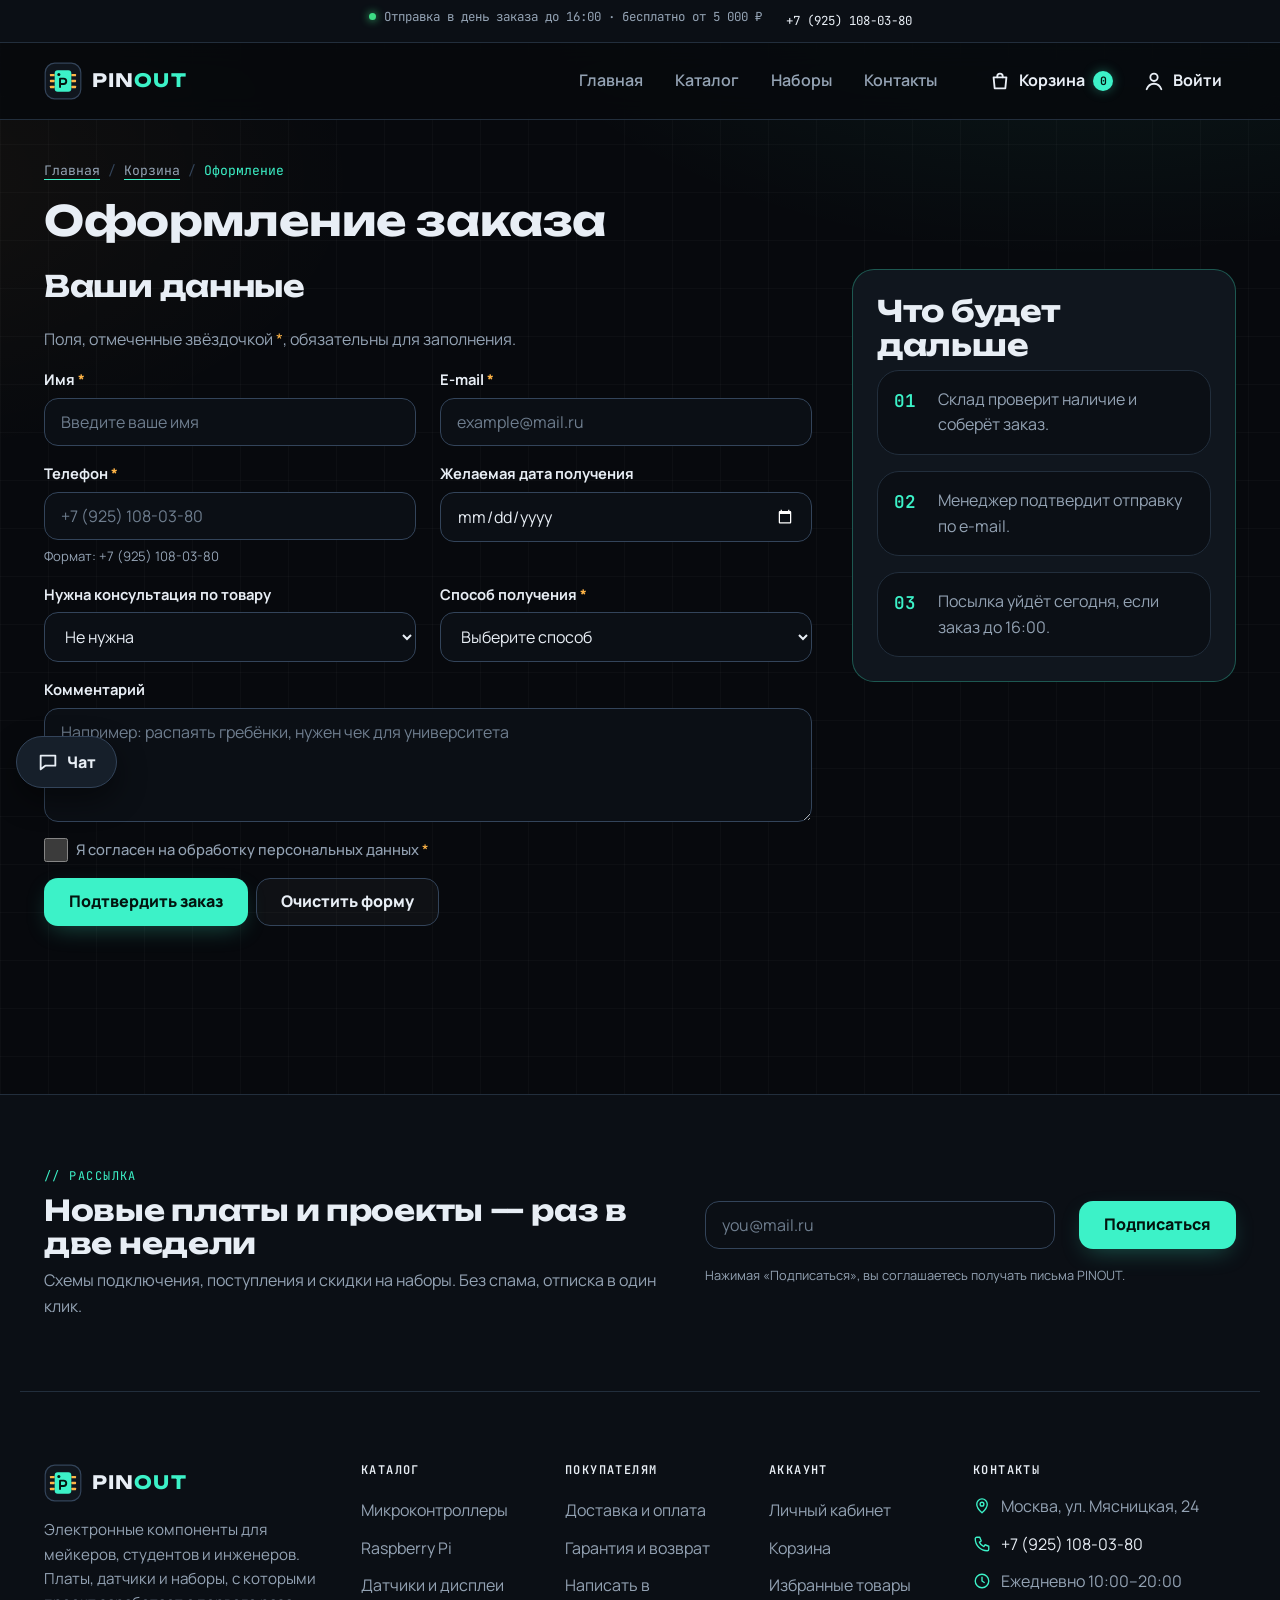
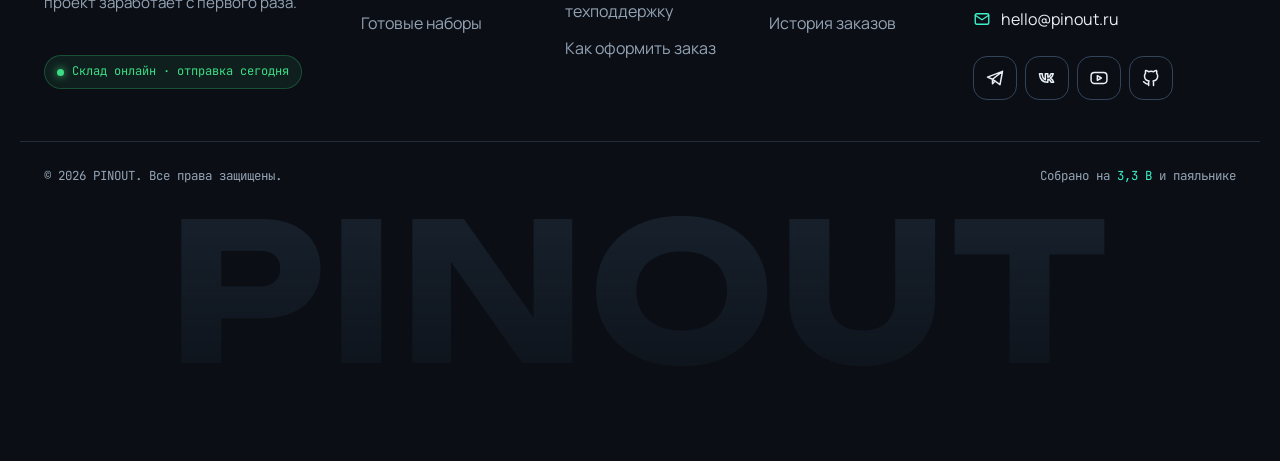
<file: order.html>
<!DOCTYPE html>
<html lang="ru">
<head>
  <meta charset="UTF-8">
  <meta name="viewport" content="width=device-width, initial-scale=1.0">
  <title>Оформление заказа — PINOUT</title>
  <meta name="description" content="Оформление заказа в PINOUT: контактные данные, способ получения и комментарий для склада.">
  <meta name="theme-color" content="#07090d">
  <script>document.documentElement.classList.add('js');</script>
  <link rel="icon" href="images/favicon.svg" type="image/svg+xml">
  <link rel="preconnect" href="https://fonts.googleapis.com">
  <link rel="preconnect" href="https://fonts.gstatic.com" crossorigin>
  <link rel="stylesheet" href="https://fonts.googleapis.com/css2?family=JetBrains+Mono:wght@400;500;600&amp;family=Manrope:wght@400;500;600;700;800&amp;family=Unbounded:wght@600;700&amp;display=swap">
  <link rel="stylesheet" href="css/style.css">
  <link rel="stylesheet" href="css/responsive.css">
  <script src="js/main.js" defer></script>
</head>
<body>
  <!-- SVG-спрайт: иконки описаны один раз, ниже они подключаются через <use href="#..."> -->
  <svg class="svg-sprite" aria-hidden="true" focusable="false">
    <symbol id="logo-mark" viewBox="0 0 64 64"><rect x="2" y="2" width="60" height="60" rx="16" fill="#10161e" stroke="#33445a" stroke-width="2"/><g fill="#ffb547"><rect x="10" y="20" width="8" height="4" rx="1"/><rect x="10" y="30" width="8" height="4" rx="1"/><rect x="10" y="40" width="8" height="4" rx="1"/><rect x="46" y="20" width="8" height="4" rx="1"/><rect x="46" y="30" width="8" height="4" rx="1"/><rect x="46" y="40" width="8" height="4" rx="1"/></g><rect x="18" y="14" width="28" height="36" rx="5" fill="#3cf2c8"/><circle cx="25" cy="21" r="2.6" fill="#03140f"/><path d="M27 42V28h6a4.5 4.5 0 0 1 0 9h-6" fill="none" stroke="#03140f" stroke-width="3.2" stroke-linecap="round" stroke-linejoin="round"/></symbol>
    <symbol id="icon-user" viewBox="0 0 24 24"><circle cx="12" cy="8" r="4"/><path d="M4 21c1.5-4 4.5-6 8-6s6.5 2 8 6"/></symbol>
    <symbol id="icon-bag" viewBox="0 0 24 24"><path d="M5 8h14l-1.2 12H6.2z"/><path d="M9 8V7a3 3 0 0 1 6 0v1"/></symbol>
    <symbol id="icon-pin" viewBox="0 0 24 24"><path d="M12 21s-7-6.2-7-11.5a7 7 0 0 1 14 0C19 14.8 12 21 12 21z"/><circle cx="12" cy="9.5" r="2.5"/></symbol>
    <symbol id="icon-phone" viewBox="0 0 24 24"><path d="M5 3h4l2 5-2.5 1.5a11 11 0 0 0 6 6L16 13l5 2v4a2 2 0 0 1-2 2A16 16 0 0 1 3 5a2 2 0 0 1 2-2z"/></symbol>
    <symbol id="icon-clock" viewBox="0 0 24 24"><circle cx="12" cy="12" r="9"/><path d="M12 7v5l3 2"/></symbol>
    <symbol id="icon-mail" viewBox="0 0 24 24"><rect x="3" y="5" width="18" height="14" rx="2"/><path d="M3 7l9 6 9-6"/></symbol>
    <symbol id="icon-telegram" viewBox="0 0 24 24"><path d="M21 4L3 11l6 2.5M21 4l-3 16-9-6.5M21 4L9 13.5V19l3-3.5"/></symbol>
    <symbol id="icon-vk" viewBox="0 0 24 24"><path d="M3 7c.5 6 4 10 9.5 10h.5v-3.5c2 .2 3.4 1.6 4 3.5H20c-.8-2.6-2.7-4.3-4-5 1.3-.8 3-2.6 3.5-5h-2.8c-.6 2-2.2 3.8-3.7 4V7h-3v7c-1.8-.4-3.6-2.6-3.7-7z"/></symbol>
    <symbol id="icon-youtube" viewBox="0 0 24 24"><rect x="2.5" y="5.5" width="19" height="13" rx="4"/><path d="M10 9.2v5.6l4.8-2.8z"/></symbol>
    <symbol id="icon-github" viewBox="0 0 24 24"><path d="M9 19c-4 1.3-4-2-6-2.5m12 4.5v-3.5c0-1 .1-1.4-.5-2 2.8-.3 5.5-1.4 5.5-6a4.6 4.6 0 0 0-1.3-3.2 4.3 4.3 0 0 0-.1-3.2s-1-.3-3.4 1.3a11.6 11.6 0 0 0-6.2 0C6.6 2.8 5.6 3.1 5.6 3.1a4.3 4.3 0 0 0-.1 3.2A4.6 4.6 0 0 0 4.2 9.5c0 4.6 2.7 5.7 5.5 6-.6.6-.6 1.2-.5 2V21"/></symbol>
    <symbol id="icon-send" viewBox="0 0 24 24"><path d="M4 12l16-8-6 16-2-7z"/></symbol>
    <symbol id="icon-chat" viewBox="0 0 24 24"><path d="M4 5h16v11H9l-5 4z"/></symbol>
  </svg>
  <a class="skip-link" href="#main">Перейти к основному содержимому</a>
  <div class="scroll-progress" aria-hidden="true"><span class="scroll-progress__bar"></span></div>
  <div class="topbar">
    <div class="topbar__inner">
      <p class="topbar__text">Отправка в день заказа до 16:00 · бесплатно от 5 000 ₽</p>
      <a class="topbar__phone" href="tel:+79251080380">+7 (925) 108&#8209;03&#8209;80</a>
    </div>
  </div>
  <header class="site-header" id="top">
    <div class="site-header__inner">
      <a class="site-header__logo" href="index.html" aria-label="PINOUT — на главную"><svg class="logo-mark" viewBox="0 0 64 64" width="36" height="36" aria-hidden="true" focusable="false"><use href="#logo-mark"></use></svg><span class="site-header__name">PIN<span class="site-header__name-accent">OUT</span></span></a>
      <div class="header-actions">
        <a class="header-actions__link" href="cart.html"><svg class="header-actions__icon" viewBox="0 0 24 24" width="22" height="22" fill="none" stroke="currentColor" stroke-width="2" stroke-linecap="round" stroke-linejoin="round" aria-hidden="true" focusable="false"><use href="#icon-bag"></use></svg><span class="header-actions__text">Корзина</span><span class="header-actions__count"><span class="visually-hidden">, товаров: </span><span class="header-actions__count-value">0</span></span></a>
        <a class="header-actions__link" href="account.html"><svg class="header-actions__icon" viewBox="0 0 24 24" width="22" height="22" fill="none" stroke="currentColor" stroke-width="2" stroke-linecap="round" stroke-linejoin="round" aria-hidden="true" focusable="false"><use href="#icon-user"></use></svg><span class="header-actions__text">Войти</span></a>
      </div>
      <nav class="site-nav" aria-label="Основная навигация">
        <button class="site-nav__toggle" type="button" aria-expanded="false" aria-controls="site-nav-list">
          <span class="site-nav__toggle-icon" aria-hidden="true"></span>
          <span class="site-nav__toggle-text">Меню</span>
        </button>
        <ul class="site-nav__list" id="site-nav-list">
          <li class="site-nav__item"><a class="site-nav__link" href="index.html">Главная</a></li>
          <li class="site-nav__item"><a class="site-nav__link" href="catalog.html">Каталог</a></li>
          <li class="site-nav__item"><a class="site-nav__link" href="index.html#kits">Наборы</a></li>
          <li class="site-nav__item"><a class="site-nav__link" href="contacts.html">Контакты</a></li>
        </ul>
      </nav>
    </div>
  </header>

  <main id="main" tabindex="-1">
    <nav class="breadcrumbs" aria-label="Хлебные крошки">
      <ol class="breadcrumbs__list">
        <li class="breadcrumbs__item"><a class="breadcrumbs__link" href="index.html">Главная</a></li>
        <li class="breadcrumbs__item"><a class="breadcrumbs__link" href="cart.html">Корзина</a></li>
        <li class="breadcrumbs__item"><span class="breadcrumbs__current" aria-current="page">Оформление</span></li>
      </ol>
    </nav>
    <h1 class="page-title">Оформление заказа</h1>

    <div class="order-layout">
      <section class="section" aria-labelledby="order-form-title">
        <h2 class="section__title" id="order-form-title">Ваши данные</h2>
        <p class="order-form__note">Поля, отмеченные звёздочкой <span class="order-form__required" aria-hidden="true">*</span>, обязательны для заполнения.</p>
        <form class="order-form" id="order-form" action="#" method="post" data-clear-cart data-success="Заказ принят! Корзина очищена, менеджер подтвердит отправку в течение часа.">
          <div class="order-form__field">
            <label class="order-form__label" for="order-name">Имя <span class="order-form__required" aria-hidden="true">*</span></label>
            <input class="order-form__input" id="order-name" name="name" type="text" placeholder="Введите ваше имя" minlength="2" autocomplete="given-name" required>
          </div>
          <div class="order-form__field">
            <label class="order-form__label" for="order-email">E-mail <span class="order-form__required" aria-hidden="true">*</span></label>
            <input class="order-form__input" id="order-email" name="email" type="email" placeholder="example@mail.ru" autocomplete="email" required>
          </div>
          <div class="order-form__field">
            <label class="order-form__label" for="order-phone">Телефон <span class="order-form__required" aria-hidden="true">*</span></label>
            <input class="order-form__input" id="order-phone" name="phone" type="tel" inputmode="tel" placeholder="+7 (925) 108-03-80" pattern="^\+7 \(\d{3}\) \d{3}-\d{2}-\d{2}$" autocomplete="tel" aria-describedby="order-phone-hint" required>
            <small class="order-form__hint" id="order-phone-hint">Формат: +7 (925) 108-03-80</small>
          </div>
          <div class="order-form__field">
            <label class="order-form__label" for="order-date">Желаемая дата получения</label>
            <input class="order-form__input" id="order-date" name="date" type="date">
          </div>
          <div class="order-form__field">
            <label class="order-form__label" for="order-product">Нужна консультация по товару</label>
            <select class="order-form__select" id="order-product" name="product">
              <option value="">Не нужна</option>
              <option value="ESP32-DevKitC V4">ESP32-DevKitC V4</option>
              <option value="Raspberry Pi 5, 4 ГБ">Raspberry Pi 5, 4 ГБ</option>
              <option value="Arduino UNO R4 WiFi">Arduino UNO R4 WiFi</option>
              <option value="Raspberry Pi Pico W">Raspberry Pi Pico W</option>
              <option value="Датчик BME280">Датчик BME280</option>
              <option value="OLED-дисплей 0,96&quot; SSD1306">OLED-дисплей 0,96" SSD1306</option>
              <option value="Стартовый набор с макетной платой">Стартовый набор с макетной платой</option>
            </select>
          </div>
          <div class="order-form__field">
            <label class="order-form__label" for="order-topic">Способ получения <span class="order-form__required" aria-hidden="true">*</span></label>
            <select class="order-form__select" id="order-topic" name="topic" required>
              <option value="">Выберите способ</option>
              <option value="courier">Курьер по Москве (2–4 часа)</option>
              <option value="pickup">Пункт выдачи на Мясницкой</option>
              <option value="locker">Постамат или почта</option>
            </select>
          </div>
          <div class="order-form__field order-form__field--wide">
            <label class="order-form__label" for="order-comment">Комментарий</label>
            <textarea class="order-form__textarea" id="order-comment" name="comment" rows="4" placeholder="Например: распаять гребёнки, нужен чек для университета"></textarea>
          </div>
          <div class="order-form__field order-form__field--checkbox">
            <input class="order-form__checkbox" id="order-agreement" name="agreement" type="checkbox" required>
            <label class="order-form__label" for="order-agreement">Я согласен на обработку персональных данных <span class="order-form__required" aria-hidden="true">*</span></label>
          </div>
          <div class="order-form__actions">
            <button class="button button--primary" type="submit">Подтвердить заказ</button>
            <button class="button button--secondary" type="reset">Очистить форму</button>
          </div>
        </form>
      </section>

      <aside class="aside-info order-layout__aside" aria-labelledby="order-aside-title">
        <h2 class="aside-info__title" id="order-aside-title">Что будет дальше</h2>
        <ol class="order-steps">
          <li class="order-steps__item">Склад проверит наличие и соберёт заказ.</li>
          <li class="order-steps__item">Менеджер подтвердит отправку по e-mail.</li>
          <li class="order-steps__item">Посылка уйдёт сегодня, если заказ до 16:00.</li>
        </ol>
      </aside>
    </div>
  </main>

  <footer class="site-footer">
    <div class="footer-cta">
      <div>
        <p class="footer-cta__label">// рассылка</p>
        <h2 class="footer-cta__title">Новые платы и проекты — раз в две недели</h2>
        <p class="footer-cta__text">Схемы подключения, поступления и скидки на наборы. Без спама, отписка в один клик.</p>
      </div>
      <form class="order-form subscribe" id="subscribe-form" action="#" method="post" data-success="Готово! Первое письмо придёт с ближайшей рассылкой.">
        <label class="visually-hidden" for="subscribe-email">E-mail для рассылки</label>
        <input class="order-form__input" id="subscribe-email" name="email" type="email" placeholder="you@mail.ru" autocomplete="email" required>
        <button class="button button--primary" type="submit">Подписаться</button>
        <p class="subscribe__note">Нажимая «Подписаться», вы соглашаетесь получать письма PINOUT.</p>
      </form>
    </div>
    <div class="site-footer__inner">
      <div class="site-footer__brand">
        <a class="site-footer__logo" href="index.html" aria-label="PINOUT — на главную"><svg class="logo-mark" viewBox="0 0 64 64" width="36" height="36" aria-hidden="true" focusable="false"><use href="#logo-mark"></use></svg><span class="site-header__name">PIN<span class="site-header__name-accent">OUT</span></span></a>
        <p class="site-footer__about">Электронные компоненты для мейкеров, студентов и инженеров. Платы, датчики и наборы, с которыми проект заработает с первого раза.</p>
        <p class="site-footer__status">Склад онлайн · отправка сегодня</p>
      </div>
      <nav class="site-footer__col" aria-labelledby="footer-catalog-title">
        <h2 class="site-footer__title" id="footer-catalog-title">Каталог</h2>
        <ul class="site-footer__list">
          <li><a class="site-footer__link" href="catalog.html">Микроконтроллеры</a></li>
          <li><a class="site-footer__link" href="catalog.html">Raspberry Pi</a></li>
          <li><a class="site-footer__link" href="catalog.html">Датчики и дисплеи</a></li>
          <li><a class="site-footer__link" href="index.html#kits">Готовые наборы</a></li>
        </ul>
      </nav>
      <nav class="site-footer__col" aria-labelledby="footer-help-title">
        <h2 class="site-footer__title" id="footer-help-title">Покупателям</h2>
        <ul class="site-footer__list">
          <li><a class="site-footer__link" href="contacts.html#faq">Доставка и оплата</a></li>
          <li><a class="site-footer__link" href="contacts.html#faq">Гарантия и возврат</a></li>
          <li><a class="site-footer__link" href="contacts.html#feedback-title">Написать в техподдержку</a></li>
          <li><a class="site-footer__link" href="index.html#order-steps-title">Как оформить заказ</a></li>
        </ul>
      </nav>
      <nav class="site-footer__col" aria-labelledby="footer-account-title">
        <h2 class="site-footer__title" id="footer-account-title">Аккаунт</h2>
        <ul class="site-footer__list">
          <li><a class="site-footer__link" href="account.html">Личный кабинет</a></li>
          <li><a class="site-footer__link" href="cart.html">Корзина</a></li>
          <li><a class="site-footer__link" href="account.html#favorites">Избранные товары</a></li>
          <li><a class="site-footer__link" href="account.html#account-profile">История заказов</a></li>
        </ul>
      </nav>
      <div class="site-footer__col">
        <h2 class="site-footer__title">Контакты</h2>
        <address class="site-footer__address">
          <p class="site-footer__contact"><svg viewBox="0 0 24 24" width="18" height="18" fill="none" stroke="currentColor" stroke-width="1.8" stroke-linecap="round" stroke-linejoin="round" aria-hidden="true" focusable="false"><use href="#icon-pin"></use></svg><span>Москва, ул. Мясницкая, 24</span></p>
          <p class="site-footer__contact"><svg viewBox="0 0 24 24" width="18" height="18" fill="none" stroke="currentColor" stroke-width="1.8" stroke-linecap="round" stroke-linejoin="round" aria-hidden="true" focusable="false"><use href="#icon-phone"></use></svg><a href="tel:+79251080380">+7 (925) 108&#8209;03&#8209;80</a></p>
          <p class="site-footer__contact"><svg viewBox="0 0 24 24" width="18" height="18" fill="none" stroke="currentColor" stroke-width="1.8" stroke-linecap="round" stroke-linejoin="round" aria-hidden="true" focusable="false"><use href="#icon-clock"></use></svg><span>Ежедневно 10:00–20:00</span></p>
          <p class="site-footer__contact"><svg viewBox="0 0 24 24" width="18" height="18" fill="none" stroke="currentColor" stroke-width="1.8" stroke-linecap="round" stroke-linejoin="round" aria-hidden="true" focusable="false"><use href="#icon-mail"></use></svg><a href="mailto:hello@pinout.ru">hello@pinout.ru</a></p>
        </address>
        <ul class="socials site-footer__socials">
          <li><a class="socials__link" href="https://t.me/" target="_blank" rel="noopener" aria-label="Telegram (в новой вкладке)"><svg viewBox="0 0 24 24" width="20" height="20" fill="none" stroke="currentColor" stroke-width="1.8" stroke-linecap="round" stroke-linejoin="round" aria-hidden="true" focusable="false"><use href="#icon-telegram"></use></svg></a></li>
          <li><a class="socials__link" href="https://vk.com/" target="_blank" rel="noopener" aria-label="ВКонтакте (в новой вкладке)"><svg viewBox="0 0 24 24" width="20" height="20" fill="none" stroke="currentColor" stroke-width="1.8" stroke-linecap="round" stroke-linejoin="round" aria-hidden="true" focusable="false"><use href="#icon-vk"></use></svg></a></li>
          <li><a class="socials__link" href="https://www.youtube.com/" target="_blank" rel="noopener" aria-label="YouTube (в новой вкладке)"><svg viewBox="0 0 24 24" width="20" height="20" fill="none" stroke="currentColor" stroke-width="1.8" stroke-linecap="round" stroke-linejoin="round" aria-hidden="true" focusable="false"><use href="#icon-youtube"></use></svg></a></li>
          <li><a class="socials__link" href="https://github.com/nguyend1en/kr3-responsive-shop" target="_blank" rel="noopener" aria-label="GitHub (в новой вкладке)"><svg viewBox="0 0 24 24" width="20" height="20" fill="none" stroke="currentColor" stroke-width="1.8" stroke-linecap="round" stroke-linejoin="round" aria-hidden="true" focusable="false"><use href="#icon-github"></use></svg></a></li>
        </ul>
      </div>
    </div>
    <div class="site-footer__bottom">
      <p class="site-footer__copy">&copy; 2026 PINOUT. Все права защищены.</p>
      <p class="site-footer__made">Собрано на <span>3,3&nbsp;В</span> и паяльнике</p>
    </div>
    <p class="site-footer__giant" aria-hidden="true">PINOUT</p>
  </footer>
  <a class="to-top" href="#top" aria-label="Наверх">
    <svg class="to-top__chip" viewBox="0 0 64 64" aria-hidden="true" focusable="false">
      <g class="to-top__pin to-top__pin--left"><rect x="4" y="16" width="10" height="4" rx="1"/><rect x="4" y="26" width="10" height="4" rx="1"/><rect x="4" y="36" width="10" height="4" rx="1"/><rect x="4" y="46" width="10" height="4" rx="1"/></g>
      <g class="to-top__pin to-top__pin--right"><rect x="50" y="16" width="10" height="4" rx="1"/><rect x="50" y="26" width="10" height="4" rx="1"/><rect x="50" y="36" width="10" height="4" rx="1"/><rect x="50" y="46" width="10" height="4" rx="1"/></g>
      <rect class="to-top__body" x="13" y="8" width="38" height="48" rx="5"/>
      <rect class="to-top__fill" x="14.5" y="9.5" width="35" height="45" rx="4"/>
      <path class="to-top__notch" d="M27 8.8a5 5 0 0 0 10 0z"/>
      <path class="to-top__arrow" d="M32 44V22M24 30l8-8 8 8"/>
    </svg>
  </a>

  <p class="success-message" id="success-message" role="status" hidden>Заказ принят! Мы свяжемся с вами в течение часа.</p>
  <div class="chat" id="chat">
    <section class="chat__panel" id="chat-panel" aria-labelledby="chat-title" hidden>
      <div class="chat__header">
        <div>
          <h2 class="chat__title" id="chat-title">Чат с магазином</h2>
          <p class="chat__status"><span class="chat__dot" aria-hidden="true"></span>Техподдержка на связи 10:00–20:00</p>
        </div>
        <button class="chat__close" type="button" aria-label="Свернуть чат">&times;</button>
      </div>
      <ol class="chat__messages" aria-live="polite">
        <li class="chat__message chat__message--shop">
          <p class="chat__author">Техподдержка PINOUT</p>
          <p class="chat__text">Здравствуйте! Расскажите о проекте или спросите про распиновку, драйвер, доставку — специалист техподдержки ответит здесь.</p>
        </li>
      </ol>
      <form class="chat__form" id="chat-form" action="#" method="post">
        <label class="visually-hidden" for="chat-input">Ваше сообщение</label>
        <textarea class="chat__input" id="chat-input" name="message" rows="2" placeholder="Напишите сообщение…" required></textarea>
        <button class="chat__send" type="submit" aria-label="Отправить сообщение"><svg viewBox="0 0 24 24" width="20" height="20" fill="none" stroke="currentColor" stroke-width="2" stroke-linecap="round" stroke-linejoin="round" aria-hidden="true" focusable="false"><use href="#icon-send"></use></svg></button>
      </form>
    </section>
    <button class="chat__toggle" type="button" aria-expanded="false" aria-controls="chat-panel"><svg class="chat__icon" viewBox="0 0 24 24" width="22" height="22" fill="none" stroke="currentColor" stroke-width="2" stroke-linecap="round" stroke-linejoin="round" aria-hidden="true" focusable="false"><use href="#icon-chat"></use></svg><span class="chat__toggle-text">Чат</span></button>
  </div>

</body>
</html>
</file>
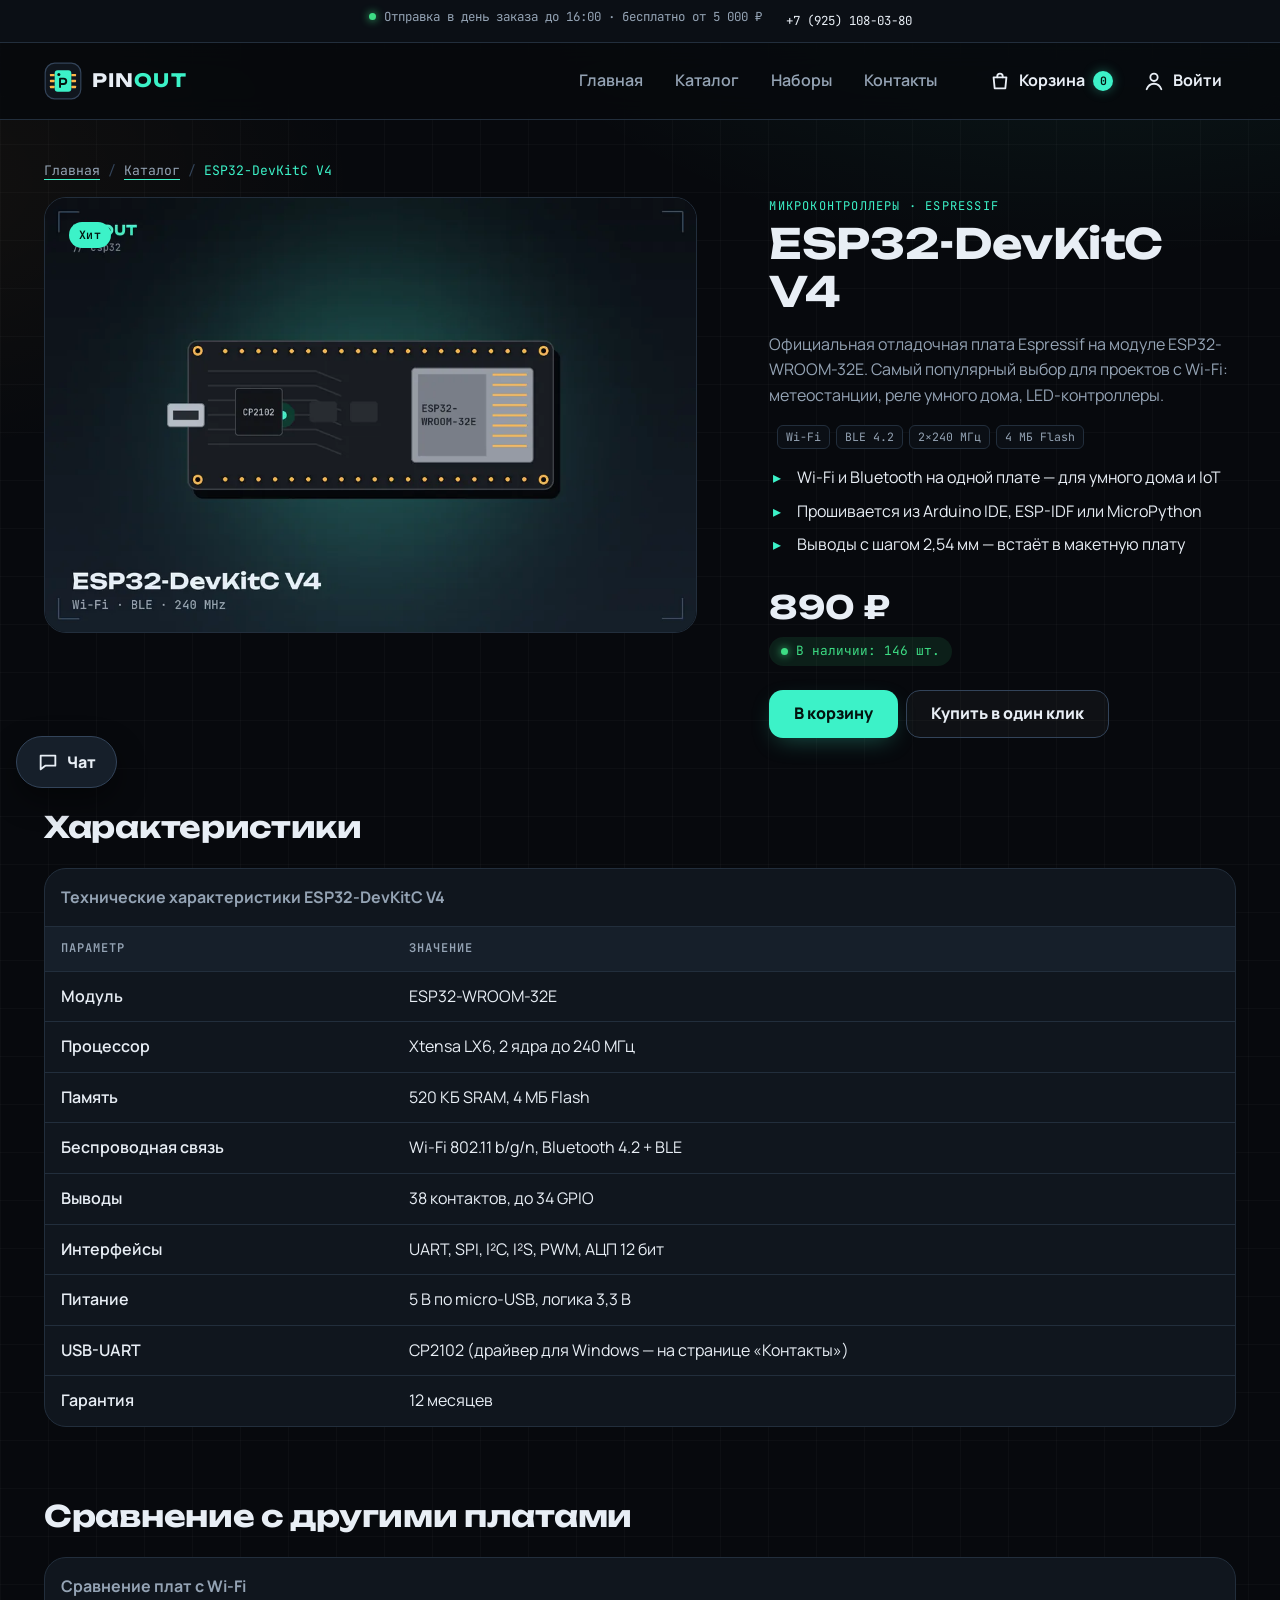
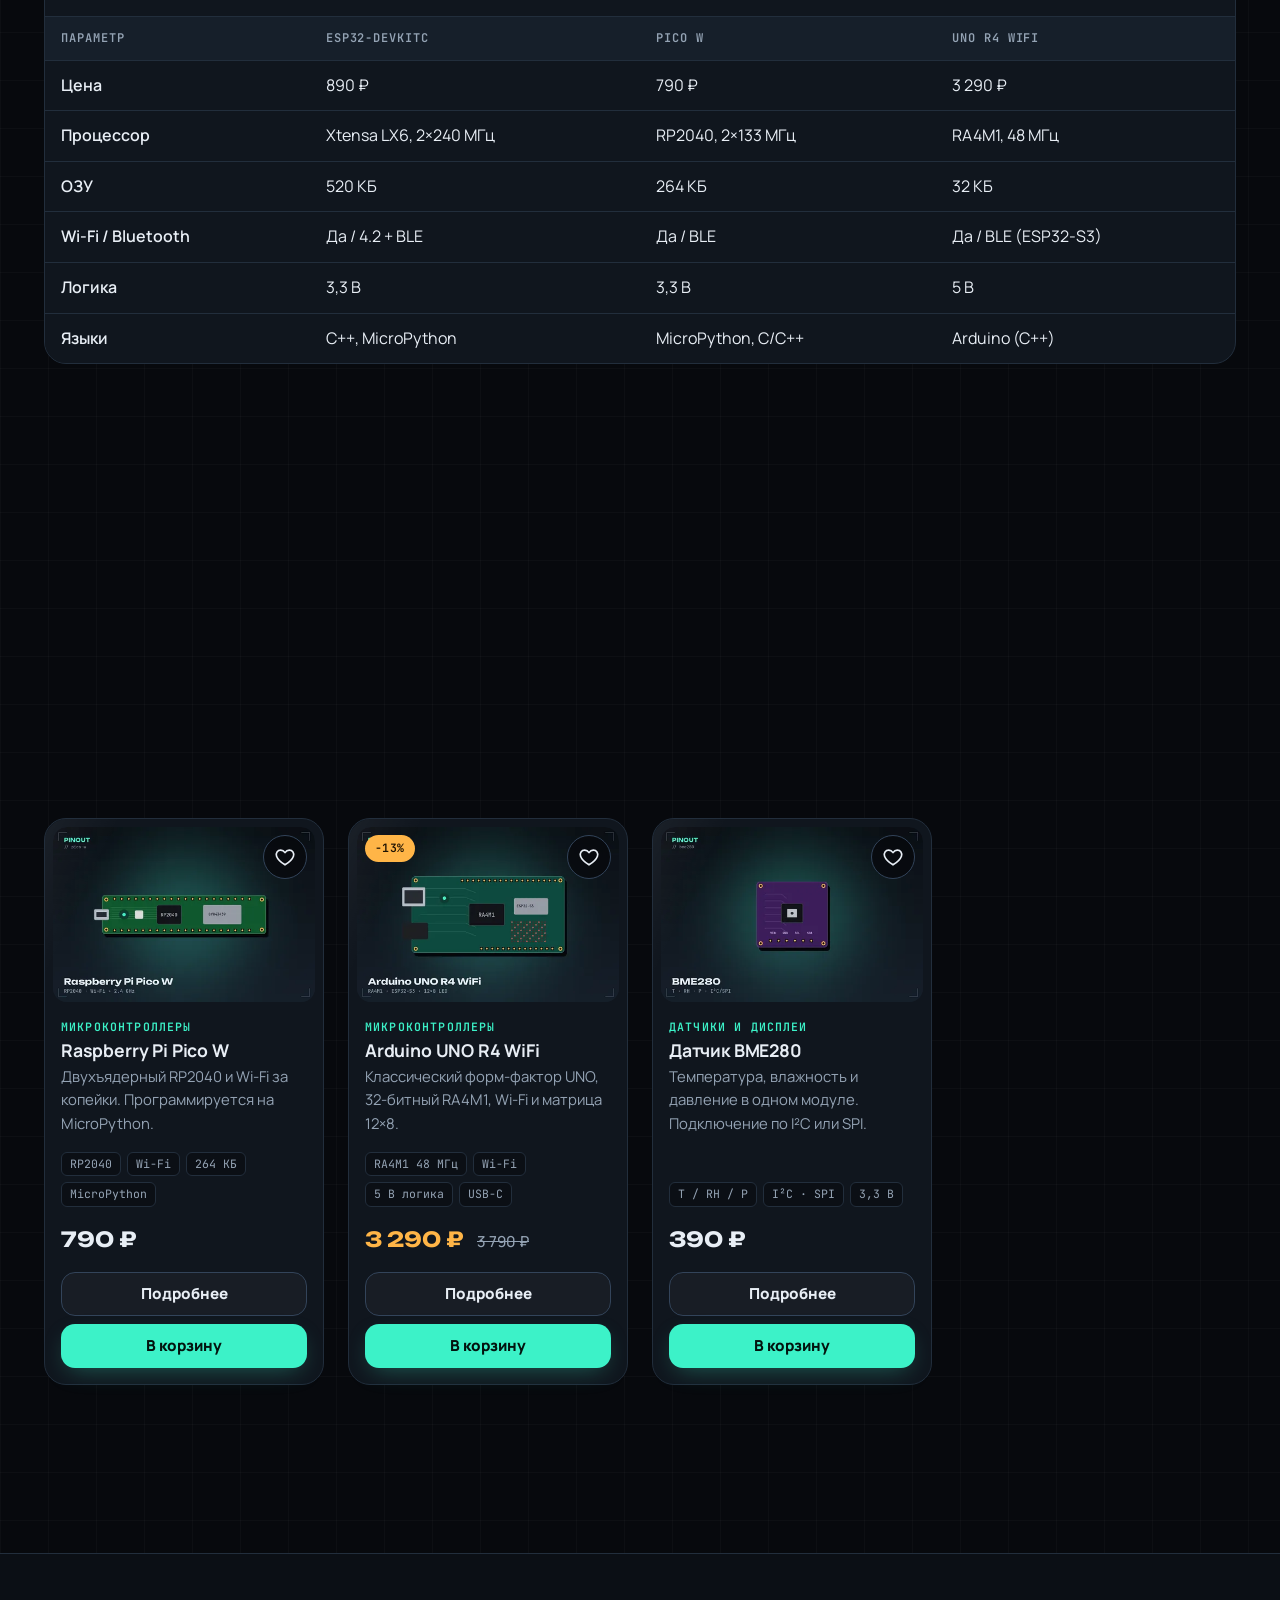
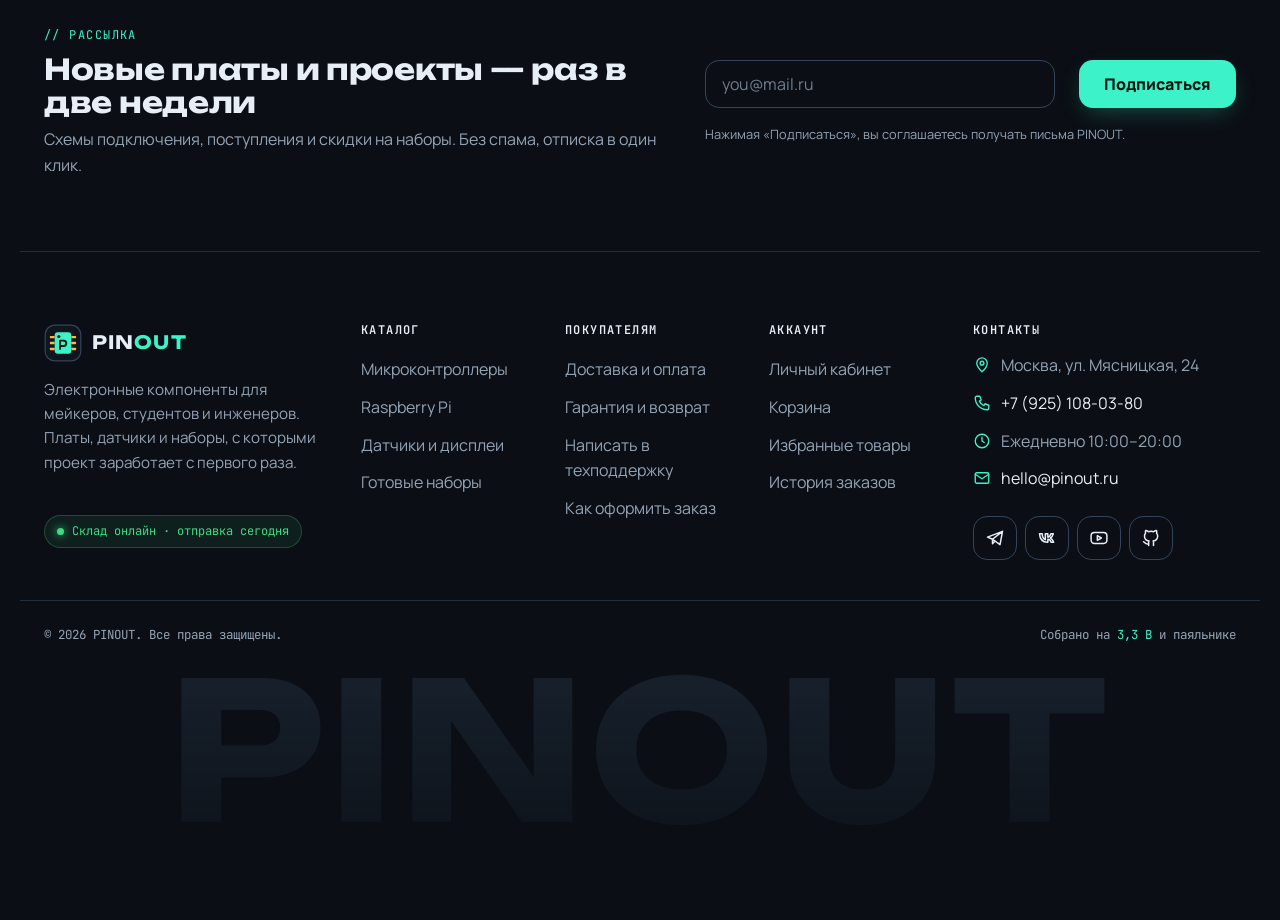
<file: product.html>
<!DOCTYPE html>
<html lang="ru">
<head>
  <meta charset="UTF-8">
  <meta name="viewport" content="width=device-width, initial-scale=1.0">
  <title>ESP32-DevKitC V4 — PINOUT</title>
  <meta name="description" content="ESP32-DevKitC V4: характеристики, сравнение с Raspberry Pi Pico W и Arduino UNO R4 WiFi, отзывы мейкеров.">
  <meta name="theme-color" content="#07090d">
  <script>document.documentElement.classList.add('js');</script>
  <link rel="icon" href="images/favicon.svg" type="image/svg+xml">
  <link rel="preconnect" href="https://fonts.googleapis.com">
  <link rel="preconnect" href="https://fonts.gstatic.com" crossorigin>
  <link rel="stylesheet" href="https://fonts.googleapis.com/css2?family=JetBrains+Mono:wght@400;500;600&amp;family=Manrope:wght@400;500;600;700;800&amp;family=Unbounded:wght@600;700&amp;display=swap">
  <link rel="stylesheet" href="css/style.css">
  <link rel="stylesheet" href="css/responsive.css">
  <script src="js/main.js" defer></script>
</head>
<body>
  <!-- SVG-спрайт: иконки описаны один раз, ниже они подключаются через <use href="#..."> -->
  <svg class="svg-sprite" aria-hidden="true" focusable="false">
    <symbol id="logo-mark" viewBox="0 0 64 64"><rect x="2" y="2" width="60" height="60" rx="16" fill="#10161e" stroke="#33445a" stroke-width="2"/><g fill="#ffb547"><rect x="10" y="20" width="8" height="4" rx="1"/><rect x="10" y="30" width="8" height="4" rx="1"/><rect x="10" y="40" width="8" height="4" rx="1"/><rect x="46" y="20" width="8" height="4" rx="1"/><rect x="46" y="30" width="8" height="4" rx="1"/><rect x="46" y="40" width="8" height="4" rx="1"/></g><rect x="18" y="14" width="28" height="36" rx="5" fill="#3cf2c8"/><circle cx="25" cy="21" r="2.6" fill="#03140f"/><path d="M27 42V28h6a4.5 4.5 0 0 1 0 9h-6" fill="none" stroke="#03140f" stroke-width="3.2" stroke-linecap="round" stroke-linejoin="round"/></symbol>
    <symbol id="icon-user" viewBox="0 0 24 24"><circle cx="12" cy="8" r="4"/><path d="M4 21c1.5-4 4.5-6 8-6s6.5 2 8 6"/></symbol>
    <symbol id="icon-bag" viewBox="0 0 24 24"><path d="M5 8h14l-1.2 12H6.2z"/><path d="M9 8V7a3 3 0 0 1 6 0v1"/></symbol>
    <symbol id="icon-heart" viewBox="0 0 24 24"><path d="M12 20.5s-7.5-4.6-9.2-9.4C1.6 7.6 3.9 4.5 7.3 4.5c2 0 3.6 1.1 4.7 2.7 1.1-1.6 2.7-2.7 4.7-2.7 3.4 0 5.7 3.1 4.5 6.6-1.7 4.8-9.2 9.4-9.2 9.4z"/></symbol>
    <symbol id="icon-pin" viewBox="0 0 24 24"><path d="M12 21s-7-6.2-7-11.5a7 7 0 0 1 14 0C19 14.8 12 21 12 21z"/><circle cx="12" cy="9.5" r="2.5"/></symbol>
    <symbol id="icon-phone" viewBox="0 0 24 24"><path d="M5 3h4l2 5-2.5 1.5a11 11 0 0 0 6 6L16 13l5 2v4a2 2 0 0 1-2 2A16 16 0 0 1 3 5a2 2 0 0 1 2-2z"/></symbol>
    <symbol id="icon-clock" viewBox="0 0 24 24"><circle cx="12" cy="12" r="9"/><path d="M12 7v5l3 2"/></symbol>
    <symbol id="icon-mail" viewBox="0 0 24 24"><rect x="3" y="5" width="18" height="14" rx="2"/><path d="M3 7l9 6 9-6"/></symbol>
    <symbol id="icon-telegram" viewBox="0 0 24 24"><path d="M21 4L3 11l6 2.5M21 4l-3 16-9-6.5M21 4L9 13.5V19l3-3.5"/></symbol>
    <symbol id="icon-vk" viewBox="0 0 24 24"><path d="M3 7c.5 6 4 10 9.5 10h.5v-3.5c2 .2 3.4 1.6 4 3.5H20c-.8-2.6-2.7-4.3-4-5 1.3-.8 3-2.6 3.5-5h-2.8c-.6 2-2.2 3.8-3.7 4V7h-3v7c-1.8-.4-3.6-2.6-3.7-7z"/></symbol>
    <symbol id="icon-youtube" viewBox="0 0 24 24"><rect x="2.5" y="5.5" width="19" height="13" rx="4"/><path d="M10 9.2v5.6l4.8-2.8z"/></symbol>
    <symbol id="icon-github" viewBox="0 0 24 24"><path d="M9 19c-4 1.3-4-2-6-2.5m12 4.5v-3.5c0-1 .1-1.4-.5-2 2.8-.3 5.5-1.4 5.5-6a4.6 4.6 0 0 0-1.3-3.2 4.3 4.3 0 0 0-.1-3.2s-1-.3-3.4 1.3a11.6 11.6 0 0 0-6.2 0C6.6 2.8 5.6 3.1 5.6 3.1a4.3 4.3 0 0 0-.1 3.2A4.6 4.6 0 0 0 4.2 9.5c0 4.6 2.7 5.7 5.5 6-.6.6-.6 1.2-.5 2V21"/></symbol>
    <symbol id="icon-send" viewBox="0 0 24 24"><path d="M4 12l16-8-6 16-2-7z"/></symbol>
    <symbol id="icon-chat" viewBox="0 0 24 24"><path d="M4 5h16v11H9l-5 4z"/></symbol>
  </svg>
  <a class="skip-link" href="#main">Перейти к основному содержимому</a>
  <div class="scroll-progress" aria-hidden="true"><span class="scroll-progress__bar"></span></div>
  <div class="topbar">
    <div class="topbar__inner">
      <p class="topbar__text">Отправка в день заказа до 16:00 · бесплатно от 5 000 ₽</p>
      <a class="topbar__phone" href="tel:+79251080380">+7 (925) 108&#8209;03&#8209;80</a>
    </div>
  </div>
  <header class="site-header" id="top">
    <div class="site-header__inner">
      <a class="site-header__logo" href="index.html" aria-label="PINOUT — на главную"><svg class="logo-mark" viewBox="0 0 64 64" width="36" height="36" aria-hidden="true" focusable="false"><use href="#logo-mark"></use></svg><span class="site-header__name">PIN<span class="site-header__name-accent">OUT</span></span></a>
      <div class="header-actions">
        <a class="header-actions__link" href="cart.html"><svg class="header-actions__icon" viewBox="0 0 24 24" width="22" height="22" fill="none" stroke="currentColor" stroke-width="2" stroke-linecap="round" stroke-linejoin="round" aria-hidden="true" focusable="false"><use href="#icon-bag"></use></svg><span class="header-actions__text">Корзина</span><span class="header-actions__count"><span class="visually-hidden">, товаров: </span><span class="header-actions__count-value">0</span></span></a>
        <a class="header-actions__link" href="account.html"><svg class="header-actions__icon" viewBox="0 0 24 24" width="22" height="22" fill="none" stroke="currentColor" stroke-width="2" stroke-linecap="round" stroke-linejoin="round" aria-hidden="true" focusable="false"><use href="#icon-user"></use></svg><span class="header-actions__text">Войти</span></a>
      </div>
      <nav class="site-nav" aria-label="Основная навигация">
        <button class="site-nav__toggle" type="button" aria-expanded="false" aria-controls="site-nav-list">
          <span class="site-nav__toggle-icon" aria-hidden="true"></span>
          <span class="site-nav__toggle-text">Меню</span>
        </button>
        <ul class="site-nav__list" id="site-nav-list">
          <li class="site-nav__item"><a class="site-nav__link" href="index.html">Главная</a></li>
          <li class="site-nav__item"><a class="site-nav__link" href="catalog.html">Каталог</a></li>
          <li class="site-nav__item"><a class="site-nav__link" href="index.html#kits">Наборы</a></li>
          <li class="site-nav__item"><a class="site-nav__link" href="contacts.html">Контакты</a></li>
        </ul>
      </nav>
    </div>
  </header>

  <main id="main" tabindex="-1">
    <nav class="breadcrumbs" aria-label="Хлебные крошки">
      <ol class="breadcrumbs__list">
        <li class="breadcrumbs__item"><a class="breadcrumbs__link" href="index.html">Главная</a></li>
        <li class="breadcrumbs__item"><a class="breadcrumbs__link" href="catalog.html">Каталог</a></li>
        <li class="breadcrumbs__item"><span class="breadcrumbs__current" aria-current="page">ESP32-DevKitC V4</span></li>
      </ol>
    </nav>

    <!-- ===== Товар: ESP32-DevKitC V4 ===== -->
    <article
      class="product-detail"
      data-id="esp32"
      data-name="ESP32-DevKitC V4"
      data-category="Микроконтроллеры"
      data-price="890">
      <div class="product-detail__media">
        <span class="product-card__badge product-card__badge--hit">Хит</span>
        <picture>
          <source
            type="image/webp"
            srcset="images/products/esp32-480.webp 480w, images/products/esp32-960.webp 960w"
            sizes="(min-width: 1024px) 640px, (min-width: 768px) 50vw, 100vw">
          <img
            alt="ESP32-DevKitC V4"
            class="product-detail__image"
            src="images/products/esp32-960.jpg"
            srcset="images/products/esp32-480.jpg 480w, images/products/esp32-960.jpg 960w"
            sizes="(min-width: 1024px) 640px, (min-width: 768px) 50vw, 100vw"
            width="960"
            height="640"
            fetchpriority="high">
        </picture>
      </div>
      <div class="product-detail__info">
        <p class="product-detail__category">Микроконтроллеры · Espressif</p>
        <h1 class="product-detail__title">ESP32-DevKitC V4</h1>
        <p class="product-detail__description">Официальная отладочная плата Espressif на модуле ESP32-WROOM-32E. Самый популярный выбор для проектов с Wi‑Fi: метеостанции, реле умного дома, LED-контроллеры.</p>
        <ul class="product-card__specs" aria-label="Кратко о товаре">
          <li class="product-card__spec">Wi‑Fi</li>
          <li class="product-card__spec">BLE 4.2</li>
          <li class="product-card__spec">2×240 МГц</li>
          <li class="product-card__spec">4 МБ Flash</li>
        </ul>
        <ul class="product-detail__features">
          <li class="product-detail__feature">Wi‑Fi и Bluetooth на одной плате — для умного дома и IoT</li>
          <li class="product-detail__feature">Прошивается из Arduino IDE, ESP-IDF или MicroPython</li>
          <li class="product-detail__feature">Выводы с шагом 2,54 мм — встаёт в макетную плату</li>
        </ul>
        <p class="product-detail__price">890 ₽</p>
        <p class="product-detail__status product-detail__status--available">В наличии: 146 шт.</p>
        <div class="product-detail__actions">
          <button class="button button--primary product-detail__cart" type="button">В корзину</button>
          <button class="button button--secondary product-detail__button" type="button" data-product="ESP32-DevKitC V4">Купить в один клик</button>
        </div>
      </div>
    </article>

    <section class="section" aria-labelledby="specs-title">
      <h2 class="section__title" id="specs-title" data-reveal>Характеристики</h2>
      <div class="table-wrap" role="region" aria-labelledby="specs-caption" tabindex="0">
        <table class="data-table">
          <caption class="data-table__caption" id="specs-caption">Технические характеристики ESP32-DevKitC V4</caption>
          <thead>
            <tr class="data-table__row">
              <th class="data-table__head-cell" scope="col">Параметр</th>
              <th class="data-table__head-cell" scope="col">Значение</th>
            </tr>
          </thead>
          <tbody>
            <tr class="data-table__row">
              <th class="data-table__row-head" scope="row">Модуль</th>
              <td class="data-table__cell">ESP32-WROOM-32E</td>
            </tr>
            <tr class="data-table__row">
              <th class="data-table__row-head" scope="row">Процессор</th>
              <td class="data-table__cell">Xtensa LX6, 2 ядра до 240 МГц</td>
            </tr>
            <tr class="data-table__row">
              <th class="data-table__row-head" scope="row">Память</th>
              <td class="data-table__cell">520 КБ SRAM, 4 МБ Flash</td>
            </tr>
            <tr class="data-table__row">
              <th class="data-table__row-head" scope="row">Беспроводная связь</th>
              <td class="data-table__cell">Wi‑Fi 802.11 b/g/n, Bluetooth 4.2 + BLE</td>
            </tr>
            <tr class="data-table__row">
              <th class="data-table__row-head" scope="row">Выводы</th>
              <td class="data-table__cell">38 контактов, до 34 GPIO</td>
            </tr>
            <tr class="data-table__row">
              <th class="data-table__row-head" scope="row">Интерфейсы</th>
              <td class="data-table__cell">UART, SPI, I²C, I²S, PWM, АЦП 12 бит</td>
            </tr>
            <tr class="data-table__row">
              <th class="data-table__row-head" scope="row">Питание</th>
              <td class="data-table__cell">5 В по micro-USB, логика 3,3 В</td>
            </tr>
            <tr class="data-table__row">
              <th class="data-table__row-head" scope="row">USB-UART</th>
              <td class="data-table__cell">CP2102 (драйвер для Windows — на странице «Контакты»)</td>
            </tr>
            <tr class="data-table__row">
              <th class="data-table__row-head" scope="row">Гарантия</th>
              <td class="data-table__cell">12 месяцев</td>
            </tr>
          </tbody>
        </table>
      </div>
    </section>

    <section class="section" aria-labelledby="compare-title">
      <h2 class="section__title" id="compare-title" data-reveal>Сравнение с другими платами</h2>
      <div class="table-wrap" role="region" aria-labelledby="compare-caption" tabindex="0">
        <table class="data-table data-table--compare data-table--cards" role="table">
          <caption class="data-table__caption" id="compare-caption">Сравнение плат с Wi‑Fi</caption>
          <thead role="rowgroup">
            <tr class="data-table__row" role="row">
              <th class="data-table__head-cell" scope="col" role="columnheader">Параметр</th>
              <th class="data-table__head-cell" scope="col" role="columnheader">ESP32-DevKitC</th>
              <th class="data-table__head-cell" scope="col" role="columnheader">Pico W</th>
              <th class="data-table__head-cell" scope="col" role="columnheader">UNO R4 WiFi</th>
            </tr>
          </thead>
          <tbody role="rowgroup">
            <tr class="data-table__row" role="row">
              <th class="data-table__row-head" scope="row" role="rowheader">Цена</th>
              <td class="data-table__cell" role="cell" data-label="ESP32-DevKitC">890 ₽</td>
              <td class="data-table__cell" role="cell" data-label="Pico W">790 ₽</td>
              <td class="data-table__cell" role="cell" data-label="UNO R4 WiFi">3 290 ₽</td>
            </tr>
            <tr class="data-table__row" role="row">
              <th class="data-table__row-head" scope="row" role="rowheader">Процессор</th>
              <td class="data-table__cell" role="cell" data-label="ESP32-DevKitC">Xtensa LX6, 2×240 МГц</td>
              <td class="data-table__cell" role="cell" data-label="Pico W">RP2040, 2×133 МГц</td>
              <td class="data-table__cell" role="cell" data-label="UNO R4 WiFi">RA4M1, 48 МГц</td>
            </tr>
            <tr class="data-table__row" role="row">
              <th class="data-table__row-head" scope="row" role="rowheader">ОЗУ</th>
              <td class="data-table__cell" role="cell" data-label="ESP32-DevKitC">520 КБ</td>
              <td class="data-table__cell" role="cell" data-label="Pico W">264 КБ</td>
              <td class="data-table__cell" role="cell" data-label="UNO R4 WiFi">32 КБ</td>
            </tr>
            <tr class="data-table__row" role="row">
              <th class="data-table__row-head" scope="row" role="rowheader">Wi‑Fi / Bluetooth</th>
              <td class="data-table__cell" role="cell" data-label="ESP32-DevKitC">Да / 4.2 + BLE</td>
              <td class="data-table__cell" role="cell" data-label="Pico W">Да / BLE</td>
              <td class="data-table__cell" role="cell" data-label="UNO R4 WiFi">Да / BLE (ESP32-S3)</td>
            </tr>
            <tr class="data-table__row" role="row">
              <th class="data-table__row-head" scope="row" role="rowheader">Логика</th>
              <td class="data-table__cell" role="cell" data-label="ESP32-DevKitC">3,3 В</td>
              <td class="data-table__cell" role="cell" data-label="Pico W">3,3 В</td>
              <td class="data-table__cell" role="cell" data-label="UNO R4 WiFi">5 В</td>
            </tr>
            <tr class="data-table__row" role="row">
              <th class="data-table__row-head" scope="row" role="rowheader">Языки</th>
              <td class="data-table__cell" role="cell" data-label="ESP32-DevKitC">C++, MicroPython</td>
              <td class="data-table__cell" role="cell" data-label="Pico W">MicroPython, C/C++</td>
              <td class="data-table__cell" role="cell" data-label="UNO R4 WiFi">Arduino (C++)</td>
            </tr>
          </tbody>
        </table>
      </div>
    </section>

    <section class="section" aria-labelledby="reviews-title">
      <h2 class="section__title" id="reviews-title" data-reveal>Отзывы мейкеров</h2>
      <div class="reviews">
        <figure class="review-card" data-reveal>
          <blockquote class="review-card__text">Собрал метеостанцию за вечер: BME280 по I²C, данные уходят в Home Assistant по MQTT. Плата определилась сразу.</blockquote>
          <figcaption class="review-card__author">Артём, <span class="review-card__rating">оценка 5 из 5</span></figcaption>
        </figure>
        <figure class="review-card" data-reveal>
          <blockquote class="review-card__text">Хорошая пайка, модуль оригинальный WROOM-32E. Минус — широкая плата, на макетке остаётся один ряд с каждой стороны.</blockquote>
          <figcaption class="review-card__author">Ксения, <span class="review-card__rating">оценка 4 из 5</span></figcaption>
        </figure>
        <figure class="review-card" data-reveal>
          <blockquote class="review-card__text">Заказал в 14:00 — вечером уже прошивал. В чате подсказали, какой драйвер ставить на Windows.</blockquote>
          <figcaption class="review-card__author">Дмитрий, <span class="review-card__rating">оценка 5 из 5</span></figcaption>
        </figure>
      </div>
    </section>

    <section class="section" aria-labelledby="similar-title">
      <h2 class="section__title" id="similar-title" data-reveal>С этим покупают</h2>
      <div class="products-grid">
          <!-- ===== Товар: Raspberry Pi Pico W ===== -->
          <article
            class="product-card"
            data-id="pico-w"
            data-name="Raspberry Pi Pico W"
            data-category="Микроконтроллеры"
            data-price="790"
            data-reveal>
            <button class="product-card__fav" type="button" aria-pressed="false">
              <svg class="product-card__fav-icon" viewBox="0 0 24 24" width="22" height="22" aria-hidden="true" focusable="false"><use href="#icon-heart"></use></svg>
              <span class="visually-hidden">В избранное: Raspberry Pi Pico W</span>
            </button>
            <picture>
              <source
                type="image/webp"
                srcset="images/products/pico-w-480.webp 480w, images/products/pico-w-960.webp 960w"
                sizes="(min-width: 1280px) 280px, (min-width: 1024px) 30vw, (min-width: 600px) 45vw, 100vw">
              <img
                alt="Raspberry Pi Pico W"
                class="product-card__image"
                src="images/products/pico-w-480.jpg"
                srcset="images/products/pico-w-480.jpg 480w, images/products/pico-w-960.jpg 960w"
                sizes="(min-width: 1280px) 280px, (min-width: 1024px) 30vw, (min-width: 600px) 45vw, 100vw"
                width="480"
                height="320"
                loading="lazy"
                decoding="async">
            </picture>
            <p class="product-card__category">Микроконтроллеры</p>
            <h3 class="product-card__title">Raspberry Pi Pico W</h3>
            <p class="product-card__description">Двухъядерный RP2040 и Wi‑Fi за копейки. Программируется на MicroPython.</p>
            <ul class="product-card__specs" aria-label="Кратко о товаре">
              <li class="product-card__spec">RP2040</li>
              <li class="product-card__spec">Wi‑Fi</li>
              <li class="product-card__spec">264 КБ</li>
              <li class="product-card__spec">MicroPython</li>
            </ul>
            <p class="product-card__price">790 ₽</p>
            <div class="product-card__actions">
              <a class="button button--secondary" href="product.html">Подробнее<span class="visually-hidden"> о товаре «Raspberry Pi Pico W»</span></a>
              <button class="button button--primary product-card__cart" type="button">В корзину<span class="visually-hidden"> «Raspberry Pi Pico W»</span></button>
            </div>
          </article>
          <!-- ===== Товар: Arduino UNO R4 WiFi ===== -->
          <article
            class="product-card product-card--discount"
            data-id="uno-r4"
            data-name="Arduino UNO R4 WiFi"
            data-category="Микроконтроллеры"
            data-price="3290"
            data-old-price="3790"
            data-reveal>
            <button class="product-card__fav" type="button" aria-pressed="false">
              <svg class="product-card__fav-icon" viewBox="0 0 24 24" width="22" height="22" aria-hidden="true" focusable="false"><use href="#icon-heart"></use></svg>
              <span class="visually-hidden">В избранное: Arduino UNO R4 WiFi</span>
            </button>
            <span class="product-card__badge"><span class="visually-hidden">Скидка </span>−13%</span>
            <picture>
              <source
                type="image/webp"
                srcset="images/products/uno-r4-480.webp 480w, images/products/uno-r4-960.webp 960w"
                sizes="(min-width: 1280px) 280px, (min-width: 1024px) 30vw, (min-width: 600px) 45vw, 100vw">
              <img
                alt="Arduino UNO R4 WiFi"
                class="product-card__image"
                src="images/products/uno-r4-480.jpg"
                srcset="images/products/uno-r4-480.jpg 480w, images/products/uno-r4-960.jpg 960w"
                sizes="(min-width: 1280px) 280px, (min-width: 1024px) 30vw, (min-width: 600px) 45vw, 100vw"
                width="480"
                height="320"
                loading="lazy"
                decoding="async">
            </picture>
            <p class="product-card__category">Микроконтроллеры</p>
            <h3 class="product-card__title">Arduino UNO R4 WiFi</h3>
            <p class="product-card__description">Классический форм-фактор UNO, 32-битный RA4M1, Wi‑Fi и матрица 12×8.</p>
            <ul class="product-card__specs" aria-label="Кратко о товаре">
              <li class="product-card__spec">RA4M1 48 МГц</li>
              <li class="product-card__spec">Wi‑Fi</li>
              <li class="product-card__spec">5 В логика</li>
              <li class="product-card__spec">USB‑C</li>
            </ul>
            <p class="product-card__price">3 290 ₽ <s class="product-card__old-price"><span class="visually-hidden">Старая цена: </span>3 790 ₽</s></p>
            <div class="product-card__actions">
              <a class="button button--secondary" href="product.html">Подробнее<span class="visually-hidden"> о товаре «Arduino UNO R4 WiFi»</span></a>
              <button class="button button--primary product-card__cart" type="button">В корзину<span class="visually-hidden"> «Arduino UNO R4 WiFi»</span></button>
            </div>
          </article>
          <!-- ===== Товар: Датчик BME280 ===== -->
          <article
            class="product-card"
            data-id="bme280"
            data-name="Датчик BME280"
            data-category="Датчики и дисплеи"
            data-price="390"
            data-reveal>
            <button class="product-card__fav" type="button" aria-pressed="false">
              <svg class="product-card__fav-icon" viewBox="0 0 24 24" width="22" height="22" aria-hidden="true" focusable="false"><use href="#icon-heart"></use></svg>
              <span class="visually-hidden">В избранное: Датчик BME280</span>
            </button>
            <picture>
              <source
                type="image/webp"
                srcset="images/products/bme280-480.webp 480w, images/products/bme280-960.webp 960w"
                sizes="(min-width: 1280px) 280px, (min-width: 1024px) 30vw, (min-width: 600px) 45vw, 100vw">
              <img
                alt="Датчик BME280"
                class="product-card__image"
                src="images/products/bme280-480.jpg"
                srcset="images/products/bme280-480.jpg 480w, images/products/bme280-960.jpg 960w"
                sizes="(min-width: 1280px) 280px, (min-width: 1024px) 30vw, (min-width: 600px) 45vw, 100vw"
                width="480"
                height="320"
                loading="lazy"
                decoding="async">
            </picture>
            <p class="product-card__category">Датчики и дисплеи</p>
            <h3 class="product-card__title">Датчик BME280</h3>
            <p class="product-card__description">Температура, влажность и давление в одном модуле. Подключение по I²C или SPI.</p>
            <ul class="product-card__specs" aria-label="Кратко о товаре">
              <li class="product-card__spec">T / RH / P</li>
              <li class="product-card__spec">I²C · SPI</li>
              <li class="product-card__spec">3,3 В</li>
            </ul>
            <p class="product-card__price">390 ₽</p>
            <div class="product-card__actions">
              <a class="button button--secondary" href="product.html">Подробнее<span class="visually-hidden"> о товаре «Датчик BME280»</span></a>
              <button class="button button--primary product-card__cart" type="button">В корзину<span class="visually-hidden"> «Датчик BME280»</span></button>
            </div>
          </article>
      </div>
    </section>
  </main>

  <footer class="site-footer">
    <div class="footer-cta">
      <div>
        <p class="footer-cta__label">// рассылка</p>
        <h2 class="footer-cta__title">Новые платы и проекты — раз в две недели</h2>
        <p class="footer-cta__text">Схемы подключения, поступления и скидки на наборы. Без спама, отписка в один клик.</p>
      </div>
      <form class="order-form subscribe" id="subscribe-form" action="#" method="post" data-success="Готово! Первое письмо придёт с ближайшей рассылкой.">
        <label class="visually-hidden" for="subscribe-email">E-mail для рассылки</label>
        <input class="order-form__input" id="subscribe-email" name="email" type="email" placeholder="you@mail.ru" autocomplete="email" required>
        <button class="button button--primary" type="submit">Подписаться</button>
        <p class="subscribe__note">Нажимая «Подписаться», вы соглашаетесь получать письма PINOUT.</p>
      </form>
    </div>
    <div class="site-footer__inner">
      <div class="site-footer__brand">
        <a class="site-footer__logo" href="index.html" aria-label="PINOUT — на главную"><svg class="logo-mark" viewBox="0 0 64 64" width="36" height="36" aria-hidden="true" focusable="false"><use href="#logo-mark"></use></svg><span class="site-header__name">PIN<span class="site-header__name-accent">OUT</span></span></a>
        <p class="site-footer__about">Электронные компоненты для мейкеров, студентов и инженеров. Платы, датчики и наборы, с которыми проект заработает с первого раза.</p>
        <p class="site-footer__status">Склад онлайн · отправка сегодня</p>
      </div>
      <nav class="site-footer__col" aria-labelledby="footer-catalog-title">
        <h2 class="site-footer__title" id="footer-catalog-title">Каталог</h2>
        <ul class="site-footer__list">
          <li><a class="site-footer__link" href="catalog.html">Микроконтроллеры</a></li>
          <li><a class="site-footer__link" href="catalog.html">Raspberry Pi</a></li>
          <li><a class="site-footer__link" href="catalog.html">Датчики и дисплеи</a></li>
          <li><a class="site-footer__link" href="index.html#kits">Готовые наборы</a></li>
        </ul>
      </nav>
      <nav class="site-footer__col" aria-labelledby="footer-help-title">
        <h2 class="site-footer__title" id="footer-help-title">Покупателям</h2>
        <ul class="site-footer__list">
          <li><a class="site-footer__link" href="contacts.html#faq">Доставка и оплата</a></li>
          <li><a class="site-footer__link" href="contacts.html#faq">Гарантия и возврат</a></li>
          <li><a class="site-footer__link" href="contacts.html#feedback-title">Написать в техподдержку</a></li>
          <li><a class="site-footer__link" href="index.html#order-steps-title">Как оформить заказ</a></li>
        </ul>
      </nav>
      <nav class="site-footer__col" aria-labelledby="footer-account-title">
        <h2 class="site-footer__title" id="footer-account-title">Аккаунт</h2>
        <ul class="site-footer__list">
          <li><a class="site-footer__link" href="account.html">Личный кабинет</a></li>
          <li><a class="site-footer__link" href="cart.html">Корзина</a></li>
          <li><a class="site-footer__link" href="account.html#favorites">Избранные товары</a></li>
          <li><a class="site-footer__link" href="account.html#account-profile">История заказов</a></li>
        </ul>
      </nav>
      <div class="site-footer__col">
        <h2 class="site-footer__title">Контакты</h2>
        <address class="site-footer__address">
          <p class="site-footer__contact"><svg viewBox="0 0 24 24" width="18" height="18" fill="none" stroke="currentColor" stroke-width="1.8" stroke-linecap="round" stroke-linejoin="round" aria-hidden="true" focusable="false"><use href="#icon-pin"></use></svg><span>Москва, ул. Мясницкая, 24</span></p>
          <p class="site-footer__contact"><svg viewBox="0 0 24 24" width="18" height="18" fill="none" stroke="currentColor" stroke-width="1.8" stroke-linecap="round" stroke-linejoin="round" aria-hidden="true" focusable="false"><use href="#icon-phone"></use></svg><a href="tel:+79251080380">+7 (925) 108&#8209;03&#8209;80</a></p>
          <p class="site-footer__contact"><svg viewBox="0 0 24 24" width="18" height="18" fill="none" stroke="currentColor" stroke-width="1.8" stroke-linecap="round" stroke-linejoin="round" aria-hidden="true" focusable="false"><use href="#icon-clock"></use></svg><span>Ежедневно 10:00–20:00</span></p>
          <p class="site-footer__contact"><svg viewBox="0 0 24 24" width="18" height="18" fill="none" stroke="currentColor" stroke-width="1.8" stroke-linecap="round" stroke-linejoin="round" aria-hidden="true" focusable="false"><use href="#icon-mail"></use></svg><a href="mailto:hello@pinout.ru">hello@pinout.ru</a></p>
        </address>
        <ul class="socials site-footer__socials">
          <li><a class="socials__link" href="https://t.me/" target="_blank" rel="noopener" aria-label="Telegram (в новой вкладке)"><svg viewBox="0 0 24 24" width="20" height="20" fill="none" stroke="currentColor" stroke-width="1.8" stroke-linecap="round" stroke-linejoin="round" aria-hidden="true" focusable="false"><use href="#icon-telegram"></use></svg></a></li>
          <li><a class="socials__link" href="https://vk.com/" target="_blank" rel="noopener" aria-label="ВКонтакте (в новой вкладке)"><svg viewBox="0 0 24 24" width="20" height="20" fill="none" stroke="currentColor" stroke-width="1.8" stroke-linecap="round" stroke-linejoin="round" aria-hidden="true" focusable="false"><use href="#icon-vk"></use></svg></a></li>
          <li><a class="socials__link" href="https://www.youtube.com/" target="_blank" rel="noopener" aria-label="YouTube (в новой вкладке)"><svg viewBox="0 0 24 24" width="20" height="20" fill="none" stroke="currentColor" stroke-width="1.8" stroke-linecap="round" stroke-linejoin="round" aria-hidden="true" focusable="false"><use href="#icon-youtube"></use></svg></a></li>
          <li><a class="socials__link" href="https://github.com/nguyend1en/kr3-responsive-shop" target="_blank" rel="noopener" aria-label="GitHub (в новой вкладке)"><svg viewBox="0 0 24 24" width="20" height="20" fill="none" stroke="currentColor" stroke-width="1.8" stroke-linecap="round" stroke-linejoin="round" aria-hidden="true" focusable="false"><use href="#icon-github"></use></svg></a></li>
        </ul>
      </div>
    </div>
    <div class="site-footer__bottom">
      <p class="site-footer__copy">&copy; 2026 PINOUT. Все права защищены.</p>
      <p class="site-footer__made">Собрано на <span>3,3&nbsp;В</span> и паяльнике</p>
    </div>
    <p class="site-footer__giant" aria-hidden="true">PINOUT</p>
  </footer>
  <a class="to-top" href="#top" aria-label="Наверх">
    <svg class="to-top__chip" viewBox="0 0 64 64" aria-hidden="true" focusable="false">
      <g class="to-top__pin to-top__pin--left"><rect x="4" y="16" width="10" height="4" rx="1"/><rect x="4" y="26" width="10" height="4" rx="1"/><rect x="4" y="36" width="10" height="4" rx="1"/><rect x="4" y="46" width="10" height="4" rx="1"/></g>
      <g class="to-top__pin to-top__pin--right"><rect x="50" y="16" width="10" height="4" rx="1"/><rect x="50" y="26" width="10" height="4" rx="1"/><rect x="50" y="36" width="10" height="4" rx="1"/><rect x="50" y="46" width="10" height="4" rx="1"/></g>
      <rect class="to-top__body" x="13" y="8" width="38" height="48" rx="5"/>
      <rect class="to-top__fill" x="14.5" y="9.5" width="35" height="45" rx="4"/>
      <path class="to-top__notch" d="M27 8.8a5 5 0 0 0 10 0z"/>
      <path class="to-top__arrow" d="M32 44V22M24 30l8-8 8 8"/>
    </svg>
  </a>

  <dialog class="order-dialog" id="order-dialog" aria-labelledby="order-dialog-title">
    <h2 class="order-dialog__title" id="order-dialog-title">Купить в один клик</h2>
    <form class="order-form" id="dlg-form" action="#" method="post">
    <input id="selected-product" name="selected-product" type="hidden">
          <div class="order-form__field">
            <label class="order-form__label" for="dlg-name">Имя</label>
            <input class="order-form__input" id="dlg-name" name="name" type="text" placeholder="Введите ваше имя" minlength="2" autocomplete="given-name" required>
          </div>
          <div class="order-form__field">
            <label class="order-form__label" for="dlg-email">E-mail</label>
            <input class="order-form__input" id="dlg-email" name="email" type="email" placeholder="example@mail.ru" autocomplete="email" required>
          </div>
          <div class="order-form__field">
            <label class="order-form__label" for="dlg-phone">Телефон</label>
            <input class="order-form__input" id="dlg-phone" name="phone" type="tel" inputmode="tel" placeholder="+7 (900) 000-00-00" pattern="^\+7 \(\d{3}\) \d{3}-\d{2}-\d{2}$" autocomplete="tel" aria-describedby="dlg-phone-hint" required>
            <small class="order-form__hint" id="dlg-phone-hint">Формат: +7 (900) 000-00-00</small>
          </div>
          <div class="order-form__field">
            <label class="order-form__label" for="dlg-date">Дата связи</label>
            <input class="order-form__input" id="dlg-date" name="date" type="date">
          </div>
          <div class="order-form__field order-form__field--wide">
            <label class="order-form__label" for="dlg-topic">Тема заявки</label>
            <select class="order-form__select" id="dlg-topic" name="topic" required>
              <option value="">Выберите тему</option>
              <option value="product">Заказ товара</option>
              <option value="consultation">Консультация</option>
              <option value="delivery">Доставка</option>
            </select>
          </div>
          <div class="order-form__field order-form__field--wide">
            <label class="order-form__label" for="dlg-comment">Комментарий</label>
            <textarea class="order-form__textarea" id="dlg-comment" name="comment" rows="4" placeholder="Например: нужен кабель USB или распаянные гребёнки"></textarea>
          </div>
          <div class="order-form__field order-form__field--checkbox">
            <input class="order-form__checkbox" id="dlg-agreement" name="agreement" type="checkbox" required>
            <label class="order-form__label" for="dlg-agreement">Я согласен на обработку данных</label>
          </div>
          <div class="order-form__actions">
            <button class="button button--secondary" type="button" id="close-order-dialog">Закрыть</button>
            <button class="button button--primary" type="submit">Отправить заявку</button>
          </div>
    </form>
  </dialog>

  <p class="success-message" id="success-message" role="status" hidden>Заказ принят! Мы свяжемся с вами в течение часа.</p>
  <div class="chat" id="chat">
    <section class="chat__panel" id="chat-panel" aria-labelledby="chat-title" hidden>
      <div class="chat__header">
        <div>
          <h2 class="chat__title" id="chat-title">Чат с магазином</h2>
          <p class="chat__status"><span class="chat__dot" aria-hidden="true"></span>Техподдержка на связи 10:00–20:00</p>
        </div>
        <button class="chat__close" type="button" aria-label="Свернуть чат">&times;</button>
      </div>
      <ol class="chat__messages" aria-live="polite">
        <li class="chat__message chat__message--shop">
          <p class="chat__author">Техподдержка PINOUT</p>
          <p class="chat__text">Здравствуйте! Расскажите о проекте или спросите про распиновку, драйвер, доставку — специалист техподдержки ответит здесь.</p>
        </li>
      </ol>
      <form class="chat__form" id="chat-form" action="#" method="post">
        <label class="visually-hidden" for="chat-input">Ваше сообщение</label>
        <textarea class="chat__input" id="chat-input" name="message" rows="2" placeholder="Напишите сообщение…" required></textarea>
        <button class="chat__send" type="submit" aria-label="Отправить сообщение"><svg viewBox="0 0 24 24" width="20" height="20" fill="none" stroke="currentColor" stroke-width="2" stroke-linecap="round" stroke-linejoin="round" aria-hidden="true" focusable="false"><use href="#icon-send"></use></svg></button>
      </form>
    </section>
    <button class="chat__toggle" type="button" aria-expanded="false" aria-controls="chat-panel"><svg class="chat__icon" viewBox="0 0 24 24" width="22" height="22" fill="none" stroke="currentColor" stroke-width="2" stroke-linecap="round" stroke-linejoin="round" aria-hidden="true" focusable="false"><use href="#icon-chat"></use></svg><span class="chat__toggle-text">Чат</span></button>
  </div>

</body>
</html>
</file>
<file: css/style.css>
/* =========================================================
   PINOUT — КР №3. Базовые стили (Mobile First).
   Здесь нет медиазапросов: так сайт выглядит на телефоне
   (от 360px). Всё, что меняется на планшете и desktop,
   находится в css/responsive.css.
   Стиль — «осциллограф»: почти чёрный фон, бирюзовый луч
   как акцент, золотые «контактные площадки», моноширинный
   шрифт для характеристик и сетка дорожек печатной платы.
   ========================================================= */

/* ===== 1. Переменные ===== */
:root {
  --color-bg: #07090d;
  --color-bg-soft: #0b0f15;
  --color-surface: #10161e;
  --color-surface-2: #161f2a;
  --color-line: #222e3c;
  --color-line-strong: #33445a;
  --color-text: #e8eef5;
  --color-muted: #94a3b4;
  --color-accent: #3cf2c8;
  --color-accent-strong: #7dfadc;
  --color-accent-ink: #03140f;
  --color-accent-glow: rgba(60, 242, 200, 0.35);
  --color-gold: #ffb547;
  --color-gold-ink: #1d1203;
  --color-success: #3ddc84;
  --color-danger: #ff7a7a;

  --font-main: "Manrope", "Segoe UI", Arial, sans-serif;
  --font-display: "Unbounded", "Manrope", "Segoe UI", sans-serif;
  --font-mono: "JetBrains Mono", Consolas, "DejaVu Sans Mono", monospace;

  --space-xs: 4px;
  --space-sm: 8px;
  --space-md: 16px;
  --space-lg: 24px;
  --space-xl: 40px;
  --space-2xl: 72px;

  --radius-sm: 8px;
  --radius-md: 14px;
  --radius-lg: 22px;
  --radius-pill: 999px;

  --container-width: 1240px;
  --header-height: 64px;
  --ease: cubic-bezier(0.22, 1, 0.36, 1);
}

/* ===== 2. Базовые стили ===== */
*,
*::before,
*::after {
  box-sizing: border-box;
}

html {
  scroll-behavior: smooth;
  scroll-padding-top: calc(var(--header-height) + var(--space-md));
  color-scheme: dark;
  -webkit-text-size-adjust: 100%;
  text-size-adjust: 100%;
}

body {
  display: flex;
  flex-direction: column;
  min-height: 100vh;
  margin: 0;
  font-family: var(--font-main);
  font-size: 1rem;
  line-height: 1.6;
  color: var(--color-text);
  background-color: var(--color-bg);
  /* мягкое свечение сверху и сетка дорожек платы */
  background-image:
    radial-gradient(900px 500px at 85% -10%, rgba(60, 242, 200, 0.09), transparent 70%),
    radial-gradient(700px 400px at -10% 20%, rgba(255, 181, 71, 0.05), transparent 70%),
    linear-gradient(rgba(255, 255, 255, 0.025) 1px, transparent 1px),
    linear-gradient(90deg, rgba(255, 255, 255, 0.025) 1px, transparent 1px);
  background-size: auto, auto, 48px 48px, 48px 48px;
  background-attachment: fixed, fixed, scroll, scroll;
}

main {
  flex: 1;
  width: 100%;
  max-width: var(--container-width);
  margin: 0 auto;
  padding: var(--space-lg) var(--space-md) var(--space-2xl);
}

h1,
h2,
h3 {
  margin-top: 0;
  line-height: 1.15;
  letter-spacing: -0.01em;
}

h1,
h2 {
  font-family: var(--font-display);
  font-weight: 700;
}

h1 {
  font-size: 2rem;
}

h2 {
  font-size: 1.5rem;
}

h3 {
  font-size: 1.1rem;
  font-weight: 700;
}

picture {
  display: block;
}

img {
  display: block;
  max-width: 100%;
  height: auto;
}

a {
  color: var(--color-text);
  text-decoration-color: var(--color-accent);
  text-decoration-thickness: 1px;
  text-underline-offset: 4px;
  transition: color 0.2s ease;
}

a:hover {
  color: var(--color-accent);
}

::selection {
  color: var(--color-accent-ink);
  background-color: var(--color-accent);
}

/* видимый фокус для клавиатуры — бирюзовая рамка со свечением */
a:focus-visible,
button:focus-visible,
input:focus-visible,
select:focus-visible,
textarea:focus-visible,
summary:focus-visible,
iframe:focus-visible,
[tabindex]:focus-visible {
  outline: 2px solid var(--color-accent);
  outline-offset: 3px;
  box-shadow: 0 0 0 6px var(--color-accent-glow);
}

main:focus {
  outline: none;
}

.visually-hidden {
  position: absolute;
  width: 1px;
  height: 1px;
  margin: -1px;
  padding: 0;
  overflow: hidden;
  clip: rect(0 0 0 0);
  white-space: nowrap;
  border: 0;
}

/* SVG-спрайт с иконками: сам не отображается, иконки берутся из него через <use> */
.svg-sprite {
  position: absolute;
  width: 0;
  height: 0;
  overflow: hidden;
}

/* моноширинные «метки» — как подписи на плате */
.mono {
  font-family: var(--font-mono);
}

/* ===== 3. Ссылка «Перейти к содержимому» ===== */
.skip-link {
  position: absolute;
  top: -100px;
  left: var(--space-md);
  z-index: 100;
  padding: var(--space-sm) var(--space-md);
  font-weight: 700;
  color: var(--color-accent-ink);
  background-color: var(--color-accent);
  border-radius: var(--radius-sm);
}

.skip-link:focus {
  top: var(--space-sm);
}

/* ===== 4. Верхняя полоса и шапка ===== */
.topbar {
  font-family: var(--font-mono);
  font-size: 0.78rem;
  color: var(--color-muted);
  background-color: var(--color-bg-soft);
  border-bottom: 1px solid var(--color-line);
}

.topbar__inner {
  display: flex;
  flex-wrap: wrap;
  justify-content: center;
  gap: var(--space-xs) var(--space-lg);
  max-width: var(--container-width);
  margin: 0 auto;
  padding: 7px var(--space-md);
  text-align: center;
}

.topbar__text {
  margin: 0;
}

/* зелёная «лампочка» — магазин работает */
.topbar__text::before {
  content: "";
  display: inline-block;
  width: 7px;
  height: 7px;
  margin-right: 8px;
  vertical-align: 1px;
  background-color: var(--color-success);
  border-radius: 50%;
  box-shadow: 0 0 8px var(--color-success);
}

.topbar__phone {
  display: none;
  padding: 4px 0;
  color: var(--color-text);
  text-decoration: none;
}

.site-header {
  position: sticky;
  top: 0;
  z-index: 20;
  background-color: rgba(7, 9, 13, 0.82);
  border-bottom: 1px solid var(--color-line);
  -webkit-backdrop-filter: blur(14px);
  backdrop-filter: blur(14px);
  transition: background-color 0.3s ease, box-shadow 0.3s ease;
}

.site-header__inner {
  display: flex;
  flex-wrap: wrap;
  align-items: center;
  justify-content: space-between;
  gap: var(--space-sm);
  max-width: var(--container-width);
  margin: 0 auto;
  padding: 10px var(--space-md);
}

.site-header__logo {
  display: inline-flex;
  align-items: center;
  gap: 10px;
  color: var(--color-text);
  text-decoration: none;
}

.site-header__logo:hover {
  color: var(--color-text);
}

.logo-mark {
  flex-shrink: 0;
  width: 34px;
  height: 34px;
  transition: transform 0.4s var(--ease);
}

.site-header__logo:hover .logo-mark {
  transform: rotate(-8deg) scale(1.06);
}

.site-header__name {
  font-family: var(--font-display);
  font-size: 1.05rem;
  font-weight: 700;
  letter-spacing: 0.06em;
}

.site-header__name-accent {
  color: var(--color-accent);
}

.header-actions {
  display: flex;
  align-items: center;
  gap: 2px;
  margin-left: auto;
}

.header-actions__link {
  position: relative;
  display: inline-flex;
  align-items: center;
  justify-content: center;
  gap: var(--space-sm);
  min-width: 44px;
  min-height: 44px;
  padding: 8px 10px;
  font-weight: 700;
  color: var(--color-text);
  text-decoration: none;
  border-radius: var(--radius-pill);
  transition: background-color 0.2s ease, color 0.2s ease;
}

.header-actions__link:hover,
.header-actions__link--active {
  color: var(--color-accent);
  background-color: var(--color-surface-2);
}

.header-actions__text {
  display: none;
  max-width: 12ch;
  overflow: hidden;
  text-overflow: ellipsis;
  white-space: nowrap;
}

.header-actions__count {
  position: absolute;
  top: 2px;
  right: 0;
  min-width: 20px;
  height: 20px;
  padding: 0 5px;
  font-family: var(--font-mono);
  font-size: 0.72rem;
  font-weight: 600;
  line-height: 20px;
  text-align: center;
  color: var(--color-accent-ink);
  background-color: var(--color-accent);
  border-radius: var(--radius-pill);
  box-shadow: 0 0 12px var(--color-accent-glow);
}

/* ===== 5. Навигация и мобильное меню ===== */
.site-nav {
  width: 100%;
}

.site-nav__list {
  display: flex;
  gap: var(--space-xs);
  margin: 0;
  padding: 0;
  overflow-x: auto;
  list-style: none;
}

.site-nav__link {
  display: block;
  padding: var(--space-sm) 14px;
  font-weight: 600;
  color: var(--color-muted);
  white-space: nowrap;
  text-decoration: none;
  border-radius: var(--radius-pill);
  transition: color 0.2s ease, background-color 0.2s ease;
}

.site-nav__link:hover {
  color: var(--color-text);
  background-color: var(--color-surface-2);
}

.site-nav__link--active,
.site-nav__link--active:hover {
  color: var(--color-accent-ink);
  background-color: var(--color-accent);
}

.site-nav__toggle {
  display: none;
}

.js .site-nav {
  width: auto;
}

.js .site-nav__toggle {
  display: inline-flex;
  align-items: center;
  gap: 10px;
  min-height: 44px;
  padding: 8px 12px;
  font-family: inherit;
  font-size: 1rem;
  font-weight: 700;
  color: var(--color-text);
  background-color: var(--color-surface-2);
  border: 1px solid var(--color-line);
  border-radius: var(--radius-pill);
  cursor: pointer;
}

.site-nav__toggle-text {
  position: absolute;
  width: 1px;
  height: 1px;
  overflow: hidden;
  clip: rect(0 0 0 0);
  white-space: nowrap;
}

.site-nav__toggle-icon,
.site-nav__toggle-icon::before,
.site-nav__toggle-icon::after {
  display: block;
  width: 18px;
  height: 2px;
  background-color: currentColor;
  border-radius: 1px;
  transition: transform 0.25s var(--ease), background-color 0.2s ease;
}

.site-nav__toggle-icon {
  position: relative;
}

.site-nav__toggle-icon::before,
.site-nav__toggle-icon::after {
  content: "";
  position: absolute;
  left: 0;
}

.site-nav__toggle-icon::before {
  top: -6px;
}

.site-nav__toggle-icon::after {
  top: 6px;
}

.site-nav__toggle[aria-expanded="true"] .site-nav__toggle-icon {
  background-color: transparent;
}

.site-nav__toggle[aria-expanded="true"] .site-nav__toggle-icon::before {
  transform: translateY(6px) rotate(45deg);
}

.site-nav__toggle[aria-expanded="true"] .site-nav__toggle-icon::after {
  transform: translateY(-6px) rotate(-45deg);
}

.js .site-nav__list {
  position: absolute;
  top: 100%;
  left: 0;
  right: 0;
  display: none;
  flex-direction: column;
  gap: var(--space-xs);
  max-height: calc(100vh - var(--header-height));
  padding: var(--space-md);
  overflow-y: auto;
  background-color: var(--color-bg-soft);
  border-bottom: 1px solid var(--color-line);
  box-shadow: 0 24px 48px rgba(0, 0, 0, 0.5);
}

.js .site-nav--open .site-nav__list {
  display: flex;
}

.js .site-nav__link {
  padding: 12px var(--space-md);
  font-size: 1.05rem;
  border-radius: var(--radius-md);
}

/* ===== 6. Кнопки ===== */
.button {
  position: relative;
  display: inline-flex;
  align-items: center;
  justify-content: center;
  gap: var(--space-sm);
  min-height: 48px;
  padding: 12px 24px;
  font-family: inherit;
  font-size: 1rem;
  font-weight: 800;
  line-height: 1.2;
  text-align: center;
  text-decoration: none;
  border: 1px solid transparent;
  border-radius: var(--radius-md);
  cursor: pointer;
  transition: transform 0.2s var(--ease), box-shadow 0.25s ease, background-color 0.2s ease, color 0.2s ease, border-color 0.2s ease;
}

.button--primary {
  color: var(--color-accent-ink);
  background-color: var(--color-accent);
  box-shadow: 0 0 0 0 var(--color-accent-glow), 0 8px 24px -8px var(--color-accent-glow);
}

.button--primary:hover {
  color: var(--color-accent-ink);
  background-color: var(--color-accent-strong);
  box-shadow: 0 0 0 4px rgba(60, 242, 200, 0.18), 0 14px 32px -8px var(--color-accent-glow);
  transform: translateY(-2px);
}

.button--secondary {
  color: var(--color-text);
  background-color: rgba(255, 255, 255, 0.03);
  border-color: var(--color-line-strong);
}

.button--secondary:hover {
  color: var(--color-accent);
  border-color: var(--color-accent);
  transform: translateY(-2px);
}

.button:active {
  transform: translateY(0) scale(0.98);
}

.button:disabled,
.button--disabled {
  color: var(--color-muted);
  background-color: var(--color-surface-2);
  border-color: var(--color-line);
  box-shadow: none;
  cursor: not-allowed;
  transform: none;
}

.button--disabled {
  opacity: 0.6;
  pointer-events: none;
}

/* ===== 7. Хлебные крошки ===== */
.breadcrumbs {
  margin-bottom: var(--space-md);
  font-family: var(--font-mono);
  font-size: 0.82rem;
  color: var(--color-muted);
}

.breadcrumbs__list {
  display: flex;
  flex-wrap: wrap;
  gap: var(--space-xs) var(--space-sm);
  margin: 0;
  padding: 0;
  list-style: none;
}

.breadcrumbs__link {
  color: var(--color-muted);
}

.breadcrumbs__item:not(:last-child)::after {
  content: "/";
  margin-left: var(--space-sm);
  color: var(--color-line-strong);
}

.breadcrumbs__current {
  color: var(--color-accent);
}

/* ===== 8. Разделы и заголовки ===== */
.section {
  margin-bottom: var(--space-2xl);
}

.section__head {
  display: flex;
  flex-wrap: wrap;
  align-items: flex-end;
  justify-content: space-between;
  gap: var(--space-sm) var(--space-md);
  margin-bottom: var(--space-lg);
}

/* маленькая моно-подпись над заголовком раздела */
.section__eyebrow {
  margin: 0 0 var(--space-sm);
  font-family: var(--font-mono);
  font-size: 0.78rem;
  font-weight: 600;
  letter-spacing: 0.14em;
  text-transform: uppercase;
  color: var(--color-accent);
}

.section__title,
.page-title {
  margin-bottom: var(--space-lg);
}

.section__head .section__title {
  margin-bottom: 0;
}

.section__more {
  font-weight: 700;
  color: var(--color-accent);
  text-decoration: none;
}

.section__more::after {
  content: " \2192";
  display: inline-block;
  transition: transform 0.2s var(--ease);
}

.section__more:hover::after {
  transform: translateX(4px);
}

.page-title {
  font-size: 2rem;
}

/* ===== 9. Главный экран ===== */
.hero {
  position: relative;
  display: grid;
  gap: var(--space-xl);
  margin-bottom: var(--space-2xl);
  padding-top: var(--space-md);
}

.hero__label {
  display: inline-flex;
  align-items: center;
  gap: 8px;
  margin: 0 0 var(--space-md);
  padding: 6px 12px;
  font-family: var(--font-mono);
  font-size: 0.75rem;
  font-weight: 600;
  letter-spacing: 0.08em;
  text-transform: uppercase;
  color: var(--color-accent);
  background-color: rgba(60, 242, 200, 0.08);
  border: 1px solid rgba(60, 242, 200, 0.25);
  border-radius: var(--radius-pill);
}

.hero__title {
  margin-bottom: var(--space-md);
  font-size: 2.2rem;
  line-height: 1.08;
}

.hero__accent {
  color: var(--color-accent);
}

.hero__text {
  max-width: 54ch;
  margin: 0 0 var(--space-lg);
  font-size: 1.08rem;
  color: var(--color-muted);
}

.hero__actions {
  display: flex;
  flex-direction: column;
  gap: var(--space-sm);
  margin-bottom: var(--space-xl);
}

.hero__stats {
  display: grid;
  grid-template-columns: repeat(3, minmax(0, 1fr));
  gap: var(--space-md);
  margin: 0;
  padding-top: var(--space-lg);
  border-top: 1px solid var(--color-line);
}

.hero__stat {
  display: flex;
  flex-direction: column-reverse;
}

.hero__stat-value {
  margin: 0;
  font-family: var(--font-display);
  font-size: 1.4rem;
  font-weight: 700;
  color: var(--color-text);
}

.hero__stat-label {
  font-family: var(--font-mono);
  font-size: 0.75rem;
  color: var(--color-muted);
}

.hero__media {
  position: relative;
}

/* ===== 10. Категории ===== */
.categories {
  display: grid;
  grid-template-columns: minmax(0, 1fr);
  gap: var(--space-md);
  margin: 0;
  padding: 0;
  list-style: none;
}

.category-card__link {
  position: relative;
  display: flex;
  align-items: center;
  gap: var(--space-md);
  min-height: 96px;
  padding: var(--space-md);
  overflow: hidden;
  color: var(--color-text);
  text-decoration: none;
  background-color: var(--color-surface);
  border: 1px solid var(--color-line);
  border-radius: var(--radius-lg);
  transition: border-color 0.3s ease, transform 0.3s var(--ease), box-shadow 0.3s ease;
}

.category-card__link:hover {
  color: var(--color-text);
  border-color: rgba(60, 242, 200, 0.5);
  box-shadow: 0 18px 40px -20px var(--color-accent-glow);
  transform: translateY(-4px);
}

.category-card__icon {
  display: flex;
  flex-shrink: 0;
  align-items: center;
  justify-content: center;
  width: 64px;
  height: 64px;
  color: var(--color-accent);
  background-color: rgba(60, 242, 200, 0.07);
  border: 1px solid rgba(60, 242, 200, 0.2);
  border-radius: var(--radius-md);
  transition: transform 0.4s var(--ease);
}

.category-card__icon svg {
  width: 36px;
  height: 36px;
}

.category-card__link:hover .category-card__icon {
  transform: rotate(-6deg) scale(1.06);
}

.category-card__body {
  display: flex;
  flex: 1;
  flex-direction: column;
  min-width: 0;
}

.category-card__title {
  font-size: 1.05rem;
  font-weight: 800;
}

.category-card__count {
  font-family: var(--font-mono);
  font-size: 0.78rem;
  color: var(--color-muted);
}

.category-card__link::after {
  content: "\2192";
  display: flex;
  flex-shrink: 0;
  align-items: center;
  justify-content: center;
  width: 36px;
  height: 36px;
  color: var(--color-muted);
  border: 1px solid var(--color-line);
  border-radius: 50%;
  transition: color 0.2s ease, border-color 0.2s ease, transform 0.3s var(--ease);
}

.category-card__link:hover::after {
  color: var(--color-accent);
  border-color: var(--color-accent);
  transform: translateX(3px);
}

/* ===== 11. Преимущества, шаги, призыв ===== */
.advantages {
  display: grid;
  grid-template-columns: minmax(0, 1fr);
  gap: var(--space-md);
  margin: 0;
  padding: 0;
  list-style: none;
}

.advantages__item {
  padding: var(--space-lg);
  background-color: var(--color-surface);
  border: 1px solid var(--color-line);
  border-radius: var(--radius-lg);
  transition: border-color 0.3s ease;
}

.advantages__item:hover {
  border-color: var(--color-line-strong);
}

.advantages__icon {
  display: flex;
  align-items: center;
  justify-content: center;
  width: 48px;
  height: 48px;
  margin-bottom: var(--space-md);
  color: var(--color-gold);
  background-color: rgba(255, 181, 71, 0.08);
  border: 1px solid rgba(255, 181, 71, 0.22);
  border-radius: var(--radius-md);
}

.advantages__icon svg {
  width: 24px;
  height: 24px;
}

.advantages__title {
  margin-bottom: var(--space-xs);
}

.advantages__text {
  margin: 0;
  color: var(--color-muted);
}

.order-steps {
  display: grid;
  gap: var(--space-md);
  margin: 0;
  padding: 0;
  list-style: none;
  counter-reset: step;
}

.order-steps__item {
  position: relative;
  padding: var(--space-lg) var(--space-lg) var(--space-lg) 76px;
  color: var(--color-muted);
  background-color: var(--color-surface);
  border: 1px solid var(--color-line);
  border-radius: var(--radius-lg);
  counter-increment: step;
}

.order-steps__item::before {
  content: "0" counter(step);
  position: absolute;
  top: var(--space-lg);
  left: var(--space-lg);
  font-family: var(--font-mono);
  font-size: 1.1rem;
  font-weight: 600;
  color: var(--color-accent);
}

.order-steps__title {
  display: block;
  margin-bottom: 2px;
  color: var(--color-text);
}

.aside-info {
  position: relative;
  padding: var(--space-xl) var(--space-lg);
  overflow: hidden;
  background-color: var(--color-surface);
  border: 1px solid rgba(60, 242, 200, 0.3);
  border-radius: var(--radius-lg);
}

.aside-info__title {
  margin-bottom: var(--space-sm);
}

.aside-info__text {
  margin: 0 0 var(--space-lg);
  color: var(--color-muted);
}

.aside-info .order-steps {
  grid-template-columns: 1fr;
}

.aside-info .order-steps__item {
  padding: var(--space-md) var(--space-md) var(--space-md) 60px;
  background-color: var(--color-bg-soft);
}

.aside-info .order-steps__item::before {
  top: var(--space-md);
  left: var(--space-md);
}

.aside-info.order-layout__aside {
  padding: var(--space-lg);
}

/* ===== 12. Карточки товаров ===== */
.products-grid {
  display: grid;
  grid-template-columns: 1fr;
  gap: var(--space-lg);
}

.product-card {
  position: relative;
  display: flex;
  flex-direction: column;
  padding: var(--space-sm) var(--space-sm) var(--space-md);
  background-color: var(--color-surface);
  border: 1px solid var(--color-line);
  border-radius: var(--radius-lg);
  transition: transform 0.35s var(--ease), border-color 0.3s ease, box-shadow 0.35s ease;
}

.product-card:hover,
.product-card:focus-within {
  border-color: rgba(60, 242, 200, 0.45);
  box-shadow: 0 24px 50px -24px var(--color-accent-glow);
  transform: translateY(-4px);
}

.product-card__image {
  width: 100%;
  aspect-ratio: 3 / 2;
  margin-bottom: var(--space-md);
  object-fit: cover;
  background-color: var(--color-surface-2);
  border-radius: var(--radius-md);
  transition: transform 0.5s var(--ease);
}

.product-card picture {
  overflow: hidden;
  border-radius: var(--radius-md);
}

.product-card:hover .product-card__image {
  transform: scale(1.04);
}

.product-card__category,
.product-card__title,
.product-card__description,
.product-card__specs,
.product-card__price,
.product-card__actions {
  margin-left: var(--space-sm);
  margin-right: var(--space-sm);
}

.product-card__category {
  margin-top: 0;
  margin-bottom: 0;
  font-family: var(--font-mono);
  font-size: 0.72rem;
  font-weight: 600;
  letter-spacing: 0.1em;
  text-transform: uppercase;
  color: var(--color-accent);
}

.product-card__title {
  margin-top: var(--space-xs);
  margin-bottom: var(--space-xs);
}

.product-card__description {
  flex-grow: 1;
  margin-top: 0;
  margin-bottom: var(--space-md);
  font-size: 0.93rem;
  color: var(--color-muted);
}

.product-card__price {
  margin-top: 0;
  margin-bottom: var(--space-md);
  font-family: var(--font-display);
  font-size: 1.3rem;
  font-weight: 700;
}

.product-card__old-price {
  margin-left: var(--space-sm);
  font-family: var(--font-main);
  font-size: 0.95rem;
  font-weight: 500;
  color: var(--color-muted);
}

.product-card__actions {
  display: flex;
  flex-wrap: wrap;
  gap: var(--space-sm);
}

.product-card__actions .button {
  flex: 1 1 120px;
  min-height: 44px;
  padding: 10px 14px;
  font-size: 0.95rem;
}

.product-card__badge {
  position: absolute;
  top: var(--space-md);
  left: var(--space-md);
  z-index: 1;
  padding: 4px 10px;
  font-family: var(--font-mono);
  font-size: 0.72rem;
  font-weight: 600;
  letter-spacing: 0.04em;
  color: var(--color-gold-ink);
  background-color: var(--color-gold);
  border-radius: var(--radius-pill);
}

.product-card__badge--hit {
  color: var(--color-accent-ink);
  background-color: var(--color-accent);
}

.product-card__badge--new {
  color: var(--color-text);
  background-color: #2b5bd7;
}

.product-card__badge--muted {
  color: var(--color-text);
  background-color: var(--color-line-strong);
}

.product-card--discount .product-card__price {
  color: var(--color-gold);
}

.product-card--hit {
  border-color: rgba(60, 242, 200, 0.3);
}

.product-card--unavailable .product-card__image {
  filter: grayscale(1);
  opacity: 0.55;
}

.product-card--unavailable .product-card__price {
  color: var(--color-muted);
}

/* ===== 13. Таблицы ===== */
.table-wrap {
  overflow-x: auto;
  background-color: var(--color-surface);
  border: 1px solid var(--color-line);
  border-radius: var(--radius-lg);
}

.data-table {
  width: 100%;
  border-collapse: collapse;
}

.data-table__caption {
  padding: var(--space-md);
  font-weight: 700;
  text-align: left;
  color: var(--color-muted);
}

.data-table__cell,
.data-table__head-cell,
.data-table__row-head {
  padding: 12px var(--space-md);
  text-align: left;
  vertical-align: top;
  border-top: 1px solid var(--color-line);
}

.data-table__head-cell {
  font-family: var(--font-mono);
  font-size: 0.75rem;
  font-weight: 600;
  letter-spacing: 0.08em;
  text-transform: uppercase;
  color: var(--color-muted);
  background-color: var(--color-surface-2);
}

.data-table__row-head {
  font-weight: 600;
}

.data-table__row {
  transition: background-color 0.2s ease;
}

.data-table tbody .data-table__row:hover {
  background-color: rgba(60, 242, 200, 0.04);
}

.data-table--compare {
  min-width: 560px;
}

.data-table--compare .data-table__row-head,
.data-table--compare .data-table__head-cell:first-child {
  position: sticky;
  left: 0;
  background-color: var(--color-surface);
  box-shadow: 1px 0 0 var(--color-line);
}

.data-table--compare .data-table__head-cell:first-child {
  background-color: var(--color-surface-2);
}

/* Сравнение плат на телефоне — карточки вместо широкой таблицы.
   Каждая строка таблицы становится карточкой, а подпись столбца
   берётся из data-label ячейки. С 600px — обычная таблица (responsive.css). */
.data-table--cards {
  min-width: 0;
}

.data-table--cards thead {
  position: absolute;
  width: 1px;
  height: 1px;
  overflow: hidden;
  clip: rect(0 0 0 0);
  white-space: nowrap;
}

.data-table--cards tbody,
.data-table--cards .data-table__row,
.data-table--cards .data-table__row-head,
.data-table--cards .data-table__cell {
  display: block;
}

.data-table--cards tbody {
  display: grid;
  gap: var(--space-sm);
  padding: 0 var(--space-md) var(--space-md);
}

.data-table--cards .data-table__row {
  padding: var(--space-md);
  background-color: var(--color-bg-soft);
  border: 1px solid var(--color-line);
  border-radius: var(--radius-md);
}

.data-table--compare.data-table--cards .data-table__row-head {
  position: static;
  padding: 0 0 var(--space-sm);
  font-family: var(--font-mono);
  font-size: 0.78rem;
  letter-spacing: 0.08em;
  text-transform: uppercase;
  color: var(--color-accent);
  background: none;
  border-top: 0;
  box-shadow: none;
}

.data-table--cards .data-table__cell {
  display: flex;
  justify-content: space-between;
  gap: var(--space-md);
  padding: var(--space-sm) 0;
  text-align: right;
}

.data-table--cards .data-table__cell::before {
  content: attr(data-label);
  flex-shrink: 0;
  font-weight: 600;
  text-align: left;
  color: var(--color-muted);
}

.table-hint {
  margin: 0 0 var(--space-sm);
  font-family: var(--font-mono);
  font-size: 0.8rem;
  color: var(--color-muted);
}

/* ===== 14. Формы ===== */
.order-form {
  display: grid;
  gap: var(--space-md);
}

.order-form__field {
  display: flex;
  flex-direction: column;
  gap: 6px;
}

.order-form__field--checkbox {
  flex-direction: row;
  align-items: flex-start;
  gap: var(--space-sm);
}

.order-form__label {
  font-size: 0.92rem;
  font-weight: 700;
}

.order-form__input,
.order-form__select,
.order-form__textarea {
  width: 100%;
  min-height: 48px;
  padding: 12px var(--space-md);
  font-family: inherit;
  font-size: 1rem;
  color: var(--color-text);
  background-color: var(--color-bg-soft);
  border: 1px solid var(--color-line-strong);
  border-radius: var(--radius-md);
  transition: border-color 0.2s ease, box-shadow 0.2s ease;
}

.order-form__input::placeholder,
.order-form__textarea::placeholder {
  color: #6f7e8f;
}

.order-form__input:hover,
.order-form__select:hover,
.order-form__textarea:hover {
  border-color: #4a5d75;
}

.order-form__input:focus,
.order-form__select:focus,
.order-form__textarea:focus {
  border-color: var(--color-accent);
  box-shadow: 0 0 0 4px rgba(60, 242, 200, 0.12);
}

.order-form__textarea {
  resize: vertical;
}

.order-form__checkbox {
  width: 24px;
  height: 24px;
  margin: 0;
  flex-shrink: 0;
  accent-color: var(--color-accent);
}

.order-form__field--checkbox .order-form__label {
  font-weight: 500;
  color: var(--color-muted);
}

.order-form__input:user-invalid,
.order-form__select:user-invalid,
.order-form__textarea:user-invalid,
.order-form__input[aria-invalid="true"],
.order-form__select[aria-invalid="true"],
.order-form__textarea[aria-invalid="true"] {
  border-color: var(--color-danger);
}

.order-form__hint {
  font-size: 0.82rem;
  color: var(--color-muted);
}

.order-form__note {
  margin: 0 0 var(--space-md);
  color: var(--color-muted);
}

.order-form__required {
  color: var(--color-gold);
}

.order-form__actions {
  display: flex;
  flex-direction: column;
  gap: var(--space-sm);
}

.order-layout {
  display: grid;
  grid-template-columns: minmax(0, 1fr);
  gap: var(--space-xl);
}

.order-layout__aside {
  align-self: start;
}

/* ===== 15. Модальное окно ===== */
.order-dialog {
  width: calc(100% - 2 * var(--space-md));
  max-width: 560px;
  max-height: calc(100vh - 2 * var(--space-md));
  padding: var(--space-lg) var(--space-md);
  overflow-y: auto;
  color: var(--color-text);
  background-color: var(--color-surface);
  border: 1px solid var(--color-line-strong);
  border-radius: var(--radius-lg);
  box-shadow: 0 40px 80px rgba(0, 0, 0, 0.6);
}

.order-dialog::backdrop {
  background-color: rgba(3, 5, 8, 0.75);
  -webkit-backdrop-filter: blur(4px);
  backdrop-filter: blur(4px);
}

.order-dialog__title {
  margin-bottom: var(--space-md);
}

/* ===== 16. Контакты, карта, FAQ ===== */
.contacts-layout {
  display: grid;
  grid-template-columns: minmax(0, 1fr);
  gap: var(--space-xl);
  margin-bottom: var(--space-2xl);
}

.contact-list {
  display: grid;
  grid-template-columns: 1fr;
  gap: var(--space-md);
  margin: 0 0 var(--space-lg);
}

.contact-list__item {
  padding: var(--space-md) var(--space-lg);
  background-color: var(--color-surface);
  border: 1px solid var(--color-line);
  border-radius: var(--radius-md);
}

.contact-list__term {
  font-family: var(--font-mono);
  font-size: 0.75rem;
  letter-spacing: 0.08em;
  text-transform: uppercase;
  color: var(--color-muted);
}

.contact-list__value {
  margin: 2px 0 0;
  font-size: 1.05rem;
  font-weight: 700;
}

.contact-list__address {
  font-style: normal;
}

/* в карточках контактов ссылки без подчёркивания — оно появляется при наведении */
.contact-list__link {
  overflow-wrap: anywhere;
  text-decoration: none;
}

.contact-list__link:hover,
.contact-list__link:focus-visible {
  text-decoration: underline;
}

.map-block__frame {
  position: relative;
  overflow: hidden;
  aspect-ratio: 4 / 3;
  background-color: var(--color-surface);
  border: 1px solid var(--color-line);
  border-radius: var(--radius-lg);
}

.map-block__iframe {
  position: absolute;
  inset: 0;
  width: 100%;
  height: 100%;
  border: 0;
  /* тёмная карта под стиль сайта */
  filter: grayscale(0.4) invert(0.92) hue-rotate(180deg) contrast(0.9);
}

.map-block__link {
  display: inline-block;
  margin-top: var(--space-sm);
  font-weight: 700;
  color: var(--color-accent);
}

.route {
  display: grid;
  gap: var(--space-md);
  margin: 0;
  padding: 0;
  list-style: none;
  counter-reset: route;
}

.route__step {
  position: relative;
  padding-left: 48px;
  color: var(--color-muted);
  counter-increment: route;
}

.route__step strong {
  color: var(--color-text);
}

.route__step::before {
  content: counter(route);
  position: absolute;
  top: 0;
  left: 0;
  display: flex;
  align-items: center;
  justify-content: center;
  width: 32px;
  height: 32px;
  font-family: var(--font-mono);
  font-weight: 600;
  color: var(--color-accent-ink);
  background-color: var(--color-accent);
  border-radius: 50%;
}

.feedback {
  padding: var(--space-lg) var(--space-md);
  background-color: var(--color-surface);
  border: 1px solid var(--color-line);
  border-radius: var(--radius-lg);
}

.feedback__text {
  margin: 0 0 var(--space-lg);
  color: var(--color-muted);
}

.faq {
  display: grid;
  gap: var(--space-sm);
}

.faq__item {
  background-color: var(--color-surface);
  border: 1px solid var(--color-line);
  border-radius: var(--radius-md);
  transition: border-color 0.2s ease;
}

.faq__item[open] {
  border-color: rgba(60, 242, 200, 0.4);
}

.faq__question {
  display: flex;
  justify-content: space-between;
  align-items: center;
  gap: var(--space-md);
  min-height: 56px;
  padding: 12px var(--space-lg);
  font-weight: 700;
  cursor: pointer;
  list-style: none;
}

.faq__question::-webkit-details-marker {
  display: none;
}

.faq__question::after {
  content: "+";
  flex-shrink: 0;
  font-family: var(--font-mono);
  font-size: 1.4rem;
  line-height: 1;
  color: var(--color-accent);
  transition: transform 0.3s var(--ease);
}

.faq__item[open] .faq__question::after {
  transform: rotate(45deg);
}

.faq__answer {
  margin: 0;
  padding: 0 var(--space-lg) var(--space-lg);
  color: var(--color-muted);
}

/* ===== 17. Фиксированные элементы ===== */
.to-top {
  position: fixed;
  right: var(--space-md);
  bottom: var(--space-md);
  z-index: 30;
  display: flex;
  align-items: center;
  justify-content: center;
  width: 48px;
  height: 48px;
  color: var(--color-accent-ink);
  text-decoration: none;
  background-color: var(--color-accent);
  border-radius: 50%;
}

.success-message {
  position: fixed;
  left: var(--space-md);
  right: var(--space-md);
  bottom: 84px;
  z-index: 40;
  margin: 0;
  padding: var(--space-md) var(--space-lg);
  font-weight: 700;
  color: var(--color-accent-ink);
  background-color: var(--color-accent);
  border-radius: var(--radius-md);
  box-shadow: 0 18px 40px -10px var(--color-accent-glow);
}

/* ===== 18. Каталог ===== */
.catalog-layout {
  display: grid;
  grid-template-columns: minmax(0, 1fr);
  grid-template-areas:
    "filters"
    "products";
  gap: var(--space-xl);
}

.catalog-filters {
  grid-area: filters;
  padding: var(--space-lg) var(--space-md);
  background-color: var(--color-surface);
  border: 1px solid var(--color-line);
  border-radius: var(--radius-lg);
}

.catalog-filters__title {
  margin-bottom: var(--space-md);
  font-size: 1.1rem;
}

.catalog-filters__form {
  display: grid;
  gap: var(--space-lg);
}

.catalog-filters__group {
  display: flex;
  flex-wrap: wrap;
  gap: var(--space-sm);
  margin: 0;
  padding: 0;
  border: none;
}

.catalog-filters__legend {
  width: 100%;
  margin-bottom: var(--space-sm);
  padding: 0;
  font-family: var(--font-mono);
  font-size: 0.75rem;
  letter-spacing: 0.1em;
  text-transform: uppercase;
  color: var(--color-muted);
}

.catalog-filters__option {
  display: inline-flex;
  align-items: center;
  gap: var(--space-sm);
  min-height: 44px;
  padding: 8px 14px;
  font-weight: 600;
  background-color: var(--color-bg-soft);
  border: 1px solid var(--color-line);
  border-radius: var(--radius-pill);
  cursor: pointer;
  transition: border-color 0.2s ease;
}

.catalog-filters__option:has(input:checked) {
  border-color: var(--color-accent);
}

.catalog-filters__radio,
.catalog-filters__checkbox {
  width: 18px;
  height: 18px;
  margin: 0;
  accent-color: var(--color-accent);
}

.catalog-filters__note {
  margin: 0;
  font-size: 0.82rem;
  color: var(--color-muted);
}

.catalog {
  grid-area: products;
  min-width: 0;
}

.catalog__toolbar {
  display: flex;
  flex-wrap: wrap;
  align-items: baseline;
  justify-content: space-between;
  gap: var(--space-sm);
  margin-bottom: var(--space-lg);
}

.catalog__title {
  margin: 0;
}

.catalog__count {
  margin: 0;
  font-family: var(--font-mono);
  font-size: 0.85rem;
  color: var(--color-muted);
}

/* ===== 19. Страница товара ===== */
.product-detail {
  display: grid;
  grid-template-columns: minmax(0, 1fr);
  gap: var(--space-xl);
  margin-bottom: var(--space-2xl);
}

.product-detail__media {
  position: relative;
  overflow: hidden;
  background-color: var(--color-surface);
  border: 1px solid var(--color-line);
  border-radius: var(--radius-lg);
}

.product-detail__media .product-card__badge {
  top: var(--space-lg);
  left: var(--space-lg);
}

.product-detail__image {
  width: 100%;
  aspect-ratio: 3 / 2;
  object-fit: cover;
}

.product-detail__category {
  margin: 0;
  font-family: var(--font-mono);
  font-size: 0.75rem;
  letter-spacing: 0.1em;
  text-transform: uppercase;
  color: var(--color-accent);
}

.product-detail__title {
  margin: var(--space-xs) 0 var(--space-md);
}

.product-detail__description {
  color: var(--color-muted);
}

.product-detail__features {
  display: grid;
  gap: var(--space-sm);
  margin: 0 0 var(--space-lg);
  padding: 0;
  list-style: none;
}

.product-detail__feature {
  position: relative;
  padding-left: 28px;
}

.product-detail__feature::before {
  content: "\25B8";
  position: absolute;
  left: 4px;
  color: var(--color-accent);
}

.product-detail__price {
  margin: 0 0 var(--space-xs);
  font-family: var(--font-display);
  font-size: 2rem;
  font-weight: 700;
}

.product-detail__status {
  display: inline-flex;
  align-items: center;
  gap: 8px;
  margin: 0 0 var(--space-lg);
  padding: 4px 12px;
  font-family: var(--font-mono);
  font-size: 0.8rem;
  border-radius: var(--radius-pill);
}

.product-detail__status--available {
  color: var(--color-success);
  background-color: rgba(61, 220, 132, 0.1);
}

.product-detail__status--available::before {
  content: "";
  width: 7px;
  height: 7px;
  background-color: currentColor;
  border-radius: 50%;
  box-shadow: 0 0 8px currentColor;
}

.product-detail__actions {
  display: flex;
  flex-direction: column;
  gap: var(--space-sm);
}

/* ===== 20. Отзывы ===== */
.reviews {
  display: grid;
  grid-template-columns: minmax(0, 1fr);
  gap: var(--space-md);
}

.review-card {
  margin: 0;
  padding: var(--space-lg);
  background-color: var(--color-surface);
  border: 1px solid var(--color-line);
  border-radius: var(--radius-lg);
}

.review-card__text {
  margin: 0 0 var(--space-md);
}

.review-card__author {
  font-weight: 800;
}

.review-card__rating {
  font-family: var(--font-mono);
  font-size: 0.8rem;
  font-weight: 500;
  color: var(--color-gold);
}

/* ===== 21. Корзина ===== */
.cart-layout {
  display: grid;
  grid-template-columns: minmax(0, 1fr);
  gap: var(--space-xl);
}

.cart {
  min-width: 0;
}

.cart__list {
  display: grid;
  grid-template-columns: minmax(0, 1fr);
  gap: var(--space-md);
  margin: 0;
  padding: 0;
  list-style: none;
}

.cart__list:empty {
  display: none;
}

.cart-item {
  display: grid;
  grid-template-columns: 96px minmax(0, 1fr);
  gap: var(--space-md);
  padding: var(--space-md);
  background-color: var(--color-surface);
  border: 1px solid var(--color-line);
  border-radius: var(--radius-lg);
}

.cart-item__image {
  width: 96px;
  aspect-ratio: 1 / 1;
  object-fit: cover;
  background-color: var(--color-surface-2);
  border-radius: var(--radius-md);
}

.cart-item__info {
  min-width: 0;
}

.cart-item__category {
  margin: 0;
  font-family: var(--font-mono);
  font-size: 0.7rem;
  letter-spacing: 0.08em;
  text-transform: uppercase;
  color: var(--color-accent);
}

.cart-item__title {
  margin: 2px 0 var(--space-xs);
  font-size: 1.02rem;
}

.cart-item__link {
  color: var(--color-text);
  text-decoration: none;
}

.cart-item__link:hover {
  color: var(--color-accent);
}

.cart-item__price {
  margin: 0;
  font-weight: 700;
}

.cart-item__old-price {
  margin-left: var(--space-sm);
  font-weight: 500;
  color: var(--color-muted);
}

.cart-item__controls {
  display: flex;
  flex-wrap: wrap;
  grid-column: 1 / -1;
  align-items: center;
  gap: var(--space-sm) var(--space-md);
  padding-top: var(--space-md);
  border-top: 1px solid var(--color-line);
}

.cart-item__qty-label {
  font-size: 0.88rem;
  font-weight: 600;
  color: var(--color-muted);
}

.cart-item__qty {
  width: 76px;
  min-height: 44px;
  padding: 8px 12px;
  font-family: var(--font-mono);
  font-size: 1rem;
  color: var(--color-text);
  background-color: var(--color-bg-soft);
  border: 1px solid var(--color-line-strong);
  border-radius: var(--radius-md);
}

.cart-item__qty:focus {
  border-color: var(--color-accent);
}

.cart-item__sum {
  margin: 0 0 0 auto;
  font-family: var(--font-display);
  font-size: 1.05rem;
  font-weight: 700;
}

.cart-item__remove {
  min-height: 44px;
  padding: 8px 12px;
  font-family: inherit;
  font-size: 0.92rem;
  font-weight: 600;
  color: var(--color-muted);
  text-decoration: underline;
  background: none;
  border: none;
  border-radius: var(--radius-pill);
  cursor: pointer;
}

.cart-item__remove:hover {
  color: var(--color-danger);
}

.cart__note {
  margin: var(--space-md) 0 0;
  font-size: 0.85rem;
  color: var(--color-muted);
}

.cart__empty {
  display: grid;
  justify-items: center;
  gap: var(--space-sm);
  padding: var(--space-xl) var(--space-lg);
  text-align: center;
  background-color: var(--color-surface);
  border: 1px dashed var(--color-line-strong);
  border-radius: var(--radius-lg);
}

.cart__empty[hidden] {
  display: none;
}

.cart__empty-title {
  margin: 0;
  font-family: var(--font-display);
  font-size: 1.2rem;
  font-weight: 700;
}

.cart__empty-text {
  margin: 0 0 var(--space-sm);
  color: var(--color-muted);
}

#cart-title:focus {
  outline: none;
}

.cart-summary {
  align-self: start;
  padding: var(--space-lg);
  background-color: var(--color-surface);
  border: 1px solid var(--color-line);
  border-radius: var(--radius-lg);
}

.cart-summary__title {
  margin-bottom: var(--space-md);
  font-size: 1.2rem;
}

.cart-summary__list {
  display: grid;
  gap: var(--space-sm);
  margin: 0 0 var(--space-lg);
}

.cart-summary__row {
  display: flex;
  justify-content: space-between;
  gap: var(--space-md);
  color: var(--color-muted);
}

.cart-summary__row dd {
  margin: 0;
  font-weight: 700;
  color: var(--color-text);
}

.cart-summary__row--discount dd {
  color: var(--color-gold);
}

.cart-summary__row--total {
  margin-top: var(--space-sm);
  padding-top: var(--space-md);
  font-size: 1.15rem;
  font-weight: 800;
  color: var(--color-text);
  border-top: 1px solid var(--color-line);
}

.cart-summary__row--total dd {
  font-family: var(--font-display);
  color: var(--color-accent);
}

.promo {
  margin-bottom: var(--space-lg);
}

.promo__label {
  display: block;
  margin-bottom: 6px;
  font-size: 0.92rem;
  font-weight: 700;
}

.promo__group {
  display: flex;
  gap: var(--space-sm);
}

.promo__input {
  flex: 1;
  min-width: 0;
  min-height: 48px;
  padding: 12px var(--space-md);
  font-family: var(--font-mono);
  font-size: 1rem;
  color: var(--color-text);
  background-color: var(--color-bg-soft);
  border: 1px solid var(--color-line-strong);
  border-radius: var(--radius-md);
}

.promo__input:focus {
  border-color: var(--color-accent);
}

.promo__button {
  min-height: 48px;
  padding: 10px var(--space-md);
}

.promo__note {
  margin: 6px 0 0;
  font-size: 0.82rem;
  color: var(--color-muted);
}

.cart-summary__checkout {
  width: 100%;
}

.cart-summary__back {
  display: block;
  margin-top: var(--space-md);
  font-weight: 700;
  text-align: center;
}

/* ===== 22. Личный кабинет ===== */
.account-layout {
  display: grid;
  grid-template-columns: minmax(0, 1fr);
  gap: var(--space-lg);
  margin-bottom: var(--space-2xl);
}

.account-card {
  padding: var(--space-lg) var(--space-md);
  background-color: var(--color-surface);
  border: 1px solid var(--color-line);
  border-radius: var(--radius-lg);
}

.account-card--accent {
  border-color: rgba(60, 242, 200, 0.3);
}

.account-card__title {
  margin-bottom: var(--space-sm);
}

.account-card__text {
  margin: 0 0 var(--space-lg);
  color: var(--color-muted);
}

.account-card__link {
  align-self: center;
  font-weight: 700;
}

.account-card__error {
  grid-column: 1 / -1;
  margin: 0;
  padding: 10px 14px;
  font-weight: 600;
  color: var(--color-danger);
  background-color: rgba(255, 122, 122, 0.1);
  border: 1px solid rgba(255, 122, 122, 0.3);
  border-radius: var(--radius-md);
}

.account-card__error[hidden],
.account-layout[hidden],
.profile[hidden],
.profile__empty[hidden] {
  display: none;
}

.profile {
  margin-bottom: var(--space-2xl);
  padding: var(--space-lg) var(--space-md);
  background-color: var(--color-surface);
  border: 1px solid var(--color-line);
  border-radius: var(--radius-lg);
}

.profile__head {
  display: flex;
  flex-wrap: wrap;
  align-items: center;
  gap: var(--space-md);
}

.profile__avatar {
  display: flex;
  flex-shrink: 0;
  align-items: center;
  justify-content: center;
  width: 56px;
  height: 56px;
  font-family: var(--font-display);
  font-size: 1.3rem;
  font-weight: 700;
  color: var(--color-accent-ink);
  background-color: var(--color-accent);
  border-radius: var(--radius-md);
  box-shadow: 0 0 24px var(--color-accent-glow);
}

.profile__who {
  flex: 1 1 200px;
  min-width: 0;
}

.profile__title {
  margin: 0;
  font-family: var(--font-display);
  font-size: 1.3rem;
}

.profile__title:focus {
  outline: none;
}

.profile__meta {
  margin: 2px 0 0;
  font-family: var(--font-mono);
  font-size: 0.85rem;
  color: var(--color-muted);
  overflow-wrap: anywhere;
}

.profile__stats {
  display: grid;
  grid-template-columns: repeat(3, minmax(0, 1fr));
  gap: var(--space-sm);
  margin: var(--space-lg) 0;
}

.profile__stat {
  padding: var(--space-md) 12px;
  background-color: var(--color-bg-soft);
  border: 1px solid var(--color-line);
  border-radius: var(--radius-md);
}

.profile__stat dt {
  font-family: var(--font-mono);
  font-size: 0.72rem;
  color: var(--color-muted);
}

.profile__stat dd {
  margin: 2px 0 0;
  font-family: var(--font-display);
  font-size: 1.05rem;
  font-weight: 700;
  overflow-wrap: anywhere;
}

.profile__subtitle {
  margin-bottom: var(--space-md);
  font-size: 1.1rem;
}

.orders-table {
  min-width: 600px;
}

.orders-table .data-table__row-head,
.orders-table .data-table__cell:nth-child(2) {
  white-space: nowrap;
}

.order-status {
  display: inline-block;
  padding: 2px 10px;
  font-family: var(--font-mono);
  font-size: 0.78rem;
  font-weight: 600;
  white-space: nowrap;
  border-radius: var(--radius-pill);
}

.order-status--done {
  color: var(--color-success);
  background-color: rgba(61, 220, 132, 0.12);
}

.order-status--way {
  color: var(--color-gold);
  background-color: rgba(255, 181, 71, 0.12);
}

.order-status--new {
  color: var(--color-accent);
  background-color: rgba(60, 242, 200, 0.1);
}

.profile__empty {
  margin: var(--space-md) 0 0;
  color: var(--color-muted);
}

/* ===== 23. Чат с магазином ===== */
.chat {
  display: none;
}

.js .chat {
  position: fixed;
  left: var(--space-md);
  bottom: 88px; /* чат слева и выше нижнего края, кнопка «Наверх» справа */
  z-index: 50;
  display: flex;
  flex-direction: column;
  align-items: flex-start;
  gap: var(--space-sm);
}

.js .to-top {
  bottom: var(--space-md);
}

.js .success-message {
  bottom: 84px;
}

.chat__toggle {
  display: inline-flex;
  align-items: center;
  gap: var(--space-sm);
  min-height: 52px;
  padding: 12px 20px;
  font-family: inherit;
  font-size: 1rem;
  font-weight: 800;
  color: var(--color-text);
  background-color: var(--color-surface-2);
  border: 1px solid var(--color-line-strong);
  border-radius: var(--radius-pill);
  box-shadow: 0 12px 30px rgba(0, 0, 0, 0.45);
  cursor: pointer;
  transition: border-color 0.2s ease, color 0.2s ease;
}

.chat__toggle:hover,
.chat__toggle[aria-expanded="true"] {
  color: var(--color-accent);
  border-color: var(--color-accent);
}

.chat__panel {
  display: flex;
  flex-direction: column;
  width: min(360px, calc(100vw - 2 * var(--space-md)));
  height: min(480px, calc(100vh - 180px));
  overflow: hidden;
  background-color: var(--color-surface);
  border: 1px solid var(--color-line-strong);
  border-radius: var(--radius-lg);
  box-shadow: 0 30px 60px rgba(0, 0, 0, 0.55);
}

.chat__panel[hidden] {
  display: none;
}

.chat__header {
  display: flex;
  align-items: flex-start;
  justify-content: space-between;
  gap: var(--space-md);
  padding: var(--space-md) var(--space-lg);
  background-color: var(--color-surface-2);
  border-bottom: 1px solid var(--color-line);
}

.chat__title {
  margin: 0;
  font-size: 1rem;
}

.chat__status {
  display: flex;
  align-items: center;
  gap: 6px;
  margin: 2px 0 0;
  font-family: var(--font-mono);
  font-size: 0.75rem;
  color: var(--color-muted);
}

.chat__dot {
  width: 8px;
  height: 8px;
  background-color: var(--color-success);
  border-radius: 50%;
  box-shadow: 0 0 8px var(--color-success);
}

.chat__close {
  flex-shrink: 0;
  width: 36px;
  height: 36px;
  font-family: inherit;
  font-size: 1.4rem;
  line-height: 1;
  color: var(--color-text);
  background: transparent;
  border: 1px solid var(--color-line-strong);
  border-radius: 50%;
  cursor: pointer;
}

.chat__close:hover {
  border-color: var(--color-accent);
}

.chat__messages {
  display: flex;
  flex: 1;
  flex-direction: column;
  gap: var(--space-sm);
  margin: 0;
  padding: var(--space-md);
  overflow-y: auto;
  list-style: none;
  background-color: var(--color-bg-soft);
}

.chat__message {
  max-width: 85%;
  padding: 10px 14px;
  border-radius: var(--radius-md);
}

.chat__message--shop {
  align-self: flex-start;
  background-color: var(--color-surface-2);
  border-bottom-left-radius: 4px;
}

.chat__message--user {
  align-self: flex-end;
  color: var(--color-accent-ink);
  background-color: var(--color-accent);
  border-bottom-right-radius: 4px;
}

.chat__author {
  margin: 0 0 2px;
  font-family: var(--font-mono);
  font-size: 0.72rem;
  color: var(--color-accent);
}

.chat__text {
  margin: 0;
  font-size: 0.95rem;
  white-space: pre-wrap;
  overflow-wrap: anywhere;
}

.chat__time {
  display: block;
  margin-top: 4px;
  font-family: var(--font-mono);
  font-size: 0.72rem;
  text-align: right;
  color: #0a3a2d;
}

.chat__note {
  align-self: center;
  max-width: 90%;
  font-size: 0.8rem;
  text-align: center;
  color: var(--color-muted);
}

.chat__form {
  display: flex;
  gap: var(--space-sm);
  padding: var(--space-sm);
  border-top: 1px solid var(--color-line);
}

.chat__input {
  flex: 1;
  min-width: 0;
  min-height: 44px;
  max-height: 120px;
  padding: 10px 12px;
  font-family: inherit;
  font-size: 1rem;
  color: var(--color-text);
  resize: none;
  background-color: var(--color-bg-soft);
  border: 1px solid var(--color-line-strong);
  border-radius: var(--radius-md);
}

.chat__input:focus {
  border-color: var(--color-accent);
}

.chat__send {
  display: flex;
  flex-shrink: 0;
  align-items: center;
  justify-content: center;
  width: 44px;
  height: 44px;
  color: var(--color-accent-ink);
  background-color: var(--color-accent);
  border: none;
  border-radius: var(--radius-md);
  cursor: pointer;
}

/* ===== 24. Подвал (простой, заменяется на шаге 23) ===== */
.site-footer {
  color: var(--color-muted);
  background-color: var(--color-bg-soft);
  border-top: 1px solid var(--color-line);
}

.site-footer__inner {
  display: grid;
  grid-template-columns: 1fr;
  gap: var(--space-xl);
  max-width: var(--container-width);
  margin: 0 auto;
  padding: var(--space-2xl) var(--space-md) var(--space-xl);
}

.site-footer__logo {
  display: inline-flex;
  align-items: center;
  gap: 10px;
  color: var(--color-text);
  text-decoration: none;
}

.site-footer__about {
  max-width: 38ch;
  margin: var(--space-md) 0 var(--space-lg);
  font-size: 0.95rem;
}

.site-footer__title {
  margin-bottom: var(--space-md);
  font-family: var(--font-mono);
  font-size: 0.75rem;
  font-weight: 600;
  letter-spacing: 0.12em;
  text-transform: uppercase;
  color: var(--color-text);
}

.site-footer__list {
  display: grid;
  gap: var(--space-xs);
  margin: 0;
  padding: 0;
  list-style: none;
}

.site-footer__link {
  display: inline-block;
  padding: var(--space-xs) 0;
  color: var(--color-muted);
  text-decoration: none;
}

.site-footer__link:hover {
  color: var(--color-accent);
}

.site-footer__address {
  display: grid;
  gap: var(--space-xs);
  font-style: normal;
}

.site-footer__address a {
  color: var(--color-text);
  text-decoration: none;
}

.socials {
  display: flex;
  gap: var(--space-sm);
  margin: 0;
  padding: 0;
  list-style: none;
}

.socials__link {
  display: flex;
  align-items: center;
  justify-content: center;
  width: 44px;
  height: 44px;
  color: var(--color-text);
  text-decoration: none;
  border: 1px solid var(--color-line-strong);
  border-radius: var(--radius-md);
  transition: color 0.2s ease, border-color 0.2s ease, transform 0.25s var(--ease);
}

.socials__link:hover {
  color: var(--color-accent);
  border-color: var(--color-accent);
  transform: translateY(-3px);
}

.socials__link svg {
  width: 20px;
  height: 20px;
}

.site-footer__bottom {
  display: flex;
  flex-wrap: wrap;
  justify-content: space-between;
  gap: var(--space-sm) var(--space-lg);
  max-width: var(--container-width);
  margin: 0 auto;
  padding: var(--space-lg) var(--space-md) 96px;
  font-size: 0.85rem;
  border-top: 1px solid var(--color-line);
}

.site-footer__bottom p {
  margin: 0;
}

/* ===== 25. Электроника: иконки категорий, характеристики, наборы ===== */
/* характеристики в карточке — «чипы» моноширинным шрифтом */
.product-card__specs {
  display: flex;
  flex-wrap: wrap;
  gap: 6px;
  margin-top: 0;
  margin-bottom: var(--space-md);
  padding: 0;
  list-style: none;
}

.product-card__spec {
  padding: 2px 8px;
  font-family: var(--font-mono);
  font-size: 0.72rem;
  color: var(--color-muted);
  background-color: var(--color-bg-soft);
  border: 1px solid var(--color-line);
  border-radius: 6px;
}

/* готовые наборы-проекты в виде «чека» */
.kits {
  display: grid;
  grid-template-columns: minmax(0, 1fr);
  gap: var(--space-lg);
}

.kit-card {
  display: flex;
  flex-direction: column;
  padding: var(--space-lg);
  background-color: var(--color-surface);
  border: 1px solid var(--color-line);
  border-radius: var(--radius-lg);
  transition: border-color 0.3s ease, transform 0.35s var(--ease);
}

.kit-card:hover {
  border-color: rgba(255, 181, 71, 0.45);
  transform: translateY(-4px);
}

.kit-card__label {
  margin: 0 0 var(--space-sm);
  font-family: var(--font-mono);
  font-size: 0.72rem;
  letter-spacing: 0.12em;
  text-transform: uppercase;
  color: var(--color-gold);
}

.kit-card__title {
  margin-bottom: var(--space-sm);
  font-family: var(--font-display);
  font-size: 1.2rem;
}

.kit-card__text {
  margin: 0 0 var(--space-md);
  color: var(--color-muted);
}

.kit-card__parts {
  display: grid;
  gap: 6px;
  margin: 0 0 var(--space-md);
  padding: var(--space-md);
  font-family: var(--font-mono);
  font-size: 0.82rem;
  list-style: none;
  background-color: var(--color-bg-soft);
  border: 1px dashed var(--color-line-strong);
  border-radius: var(--radius-md);
}

.kit-card__part {
  display: flex;
  justify-content: space-between;
  gap: var(--space-md);
  color: var(--color-muted);
}

.kit-card__part span:last-child {
  flex-shrink: 0;
  white-space: nowrap;
  color: var(--color-text);
}

.kit-card__total {
  display: flex;
  align-items: baseline;
  justify-content: space-between;
  margin: auto 0 var(--space-md);
  font-weight: 700;
}

.kit-card__sum {
  font-family: var(--font-display);
  font-size: 1.5rem;
  color: var(--color-gold);
}

/* призыв с узором дорожек платы */
.cta-band {
  position: relative;
  margin-bottom: 0;
  padding: var(--space-xl) var(--space-lg);
  overflow: hidden;
  text-align: center;
  color: var(--color-accent-ink);
  background-color: var(--color-accent);
  background-image:
    repeating-linear-gradient(135deg, rgba(3, 20, 15, 0.07) 0 14px, transparent 14px 28px);
  border-radius: var(--radius-lg);
}

.cta-band__title {
  max-width: 20ch;
  margin: 0 auto var(--space-sm);
  font-size: 1.6rem;
}

.cta-band__text {
  max-width: 52ch;
  margin: 0 auto var(--space-lg);
  font-weight: 500;
}

.cta-band__actions {
  display: flex;
  flex-wrap: wrap;
  justify-content: center;
  gap: var(--space-sm);
}

.cta-band .button--primary {
  color: var(--color-accent);
  background-color: var(--color-accent-ink);
  box-shadow: none;
}

.cta-band .button--primary:hover {
  color: var(--color-accent-strong);
  background-color: #000000;
}

.cta-band .button--secondary {
  color: var(--color-accent-ink);
  background-color: transparent;
  border-color: rgba(3, 20, 15, 0.5);
}

.cta-band .button--secondary:hover {
  border-color: var(--color-accent-ink);
}

/* иллюстрация платы в hero (SVG) */
.board {
  position: relative;
  margin: 0;
  padding: var(--space-lg);
  background:
    radial-gradient(circle at 50% 40%, rgba(60, 242, 200, 0.12), transparent 65%);
  border: 1px solid var(--color-line);
  border-radius: var(--radius-lg);
}

.board__svg {
  display: block;
  width: 100%;
  height: auto;
}

.board__tag {
  position: absolute;
  padding: 6px 10px;
  font-family: var(--font-mono);
  font-size: 0.72rem;
  color: var(--color-text);
  background-color: rgba(16, 22, 30, 0.92);
  border: 1px solid var(--color-line-strong);
  border-radius: var(--radius-sm);
}

.board__tag b {
  color: var(--color-accent);
  font-weight: 600;
}

.board__tag--one {
  top: 14px;
  left: 14px;
}

.board__tag--two {
  right: 14px;
  bottom: 14px;
}

/* «монитор порта» — терминал под платой */
.terminal {
  margin: var(--space-md) 0 0;
  padding: var(--space-md);
  font-family: var(--font-mono);
  font-size: 0.8rem;
  line-height: 1.7;
  color: var(--color-muted);
  background-color: #04060a;
  border: 1px solid var(--color-line);
  border-radius: var(--radius-md);
}

.terminal__head {
  display: flex;
  align-items: center;
  gap: 6px;
  margin-bottom: var(--space-sm);
  font-size: 0.72rem;
  color: #6f7e8f;
}

.terminal__head::before {
  content: "";
  width: 8px;
  height: 8px;
  background-color: var(--color-success);
  border-radius: 50%;
}

.terminal__line {
  display: block;
  min-height: 1.7em;
  white-space: pre-wrap;
  overflow-wrap: anywhere;
}

.terminal__ok {
  color: var(--color-accent);
}

/* ===== 26. Анимации =====
   Все анимации отключаются при prefers-reduced-motion (responsive.css). */

/* полоса прогресса прокрутки */
.scroll-progress {
  position: fixed;
  top: 0;
  left: 0;
  right: 0;
  z-index: 60;
  height: 3px;
  pointer-events: none;
}

.scroll-progress__bar {
  display: block;
  width: 100%;
  height: 100%;
  background: linear-gradient(90deg, var(--color-accent), var(--color-gold));
  transform: scaleX(var(--progress, 0));
  transform-origin: left;
  box-shadow: 0 0 10px var(--color-accent-glow);
}

/* шапка становится плотнее после начала прокрутки */
.site-header--scrolled {
  background-color: rgba(7, 9, 13, 0.95);
  box-shadow: 0 10px 30px rgba(0, 0, 0, 0.45);
}

/* появление блоков при прокрутке (класс ставит IntersectionObserver).
   Без JavaScript класса .js нет — всё видно сразу. */
.js [data-reveal] {
  opacity: 0;
  transform: translateY(28px);
  transition: opacity 0.7s var(--ease), transform 0.7s var(--ease);
  transition-delay: calc(var(--d, 0) * 90ms);
}

.js [data-reveal].is-visible {
  opacity: 1;
  transform: none;
}

/* соседние карточки появляются «лесенкой» */
.js [data-reveal]:nth-child(2) {
  --d: 1;
}

.js [data-reveal]:nth-child(3) {
  --d: 2;
}

.js [data-reveal]:nth-child(4) {
  --d: 3;
}

/* первый экран: заголовок и плата появляются сразу при загрузке */
.hero__content > * {
  animation: rise 0.8s var(--ease) both;
}

.hero__content > :nth-child(2) {
  animation-delay: 0.08s;
}

.hero__content > :nth-child(3) {
  animation-delay: 0.16s;
}

.hero__content > :nth-child(4) {
  animation-delay: 0.24s;
}

.hero__content > :nth-child(5) {
  animation-delay: 0.32s;
}

.hero__media {
  animation: rise 1s 0.2s var(--ease) both;
}

@keyframes rise {
  from {
    opacity: 0;
    transform: translateY(24px);
  }
  to {
    opacity: 1;
    transform: none;
  }
}

/* переливающееся слово в заголовке */
.hero__accent {
  background: linear-gradient(90deg, var(--color-accent), #8ff7ff, var(--color-gold), var(--color-accent));
  background-size: 300% 100%;
  -webkit-background-clip: text;
  background-clip: text;
  -webkit-text-fill-color: transparent;
  animation: shimmer 8s linear infinite;
}

@keyframes shimmer {
  to {
    background-position: 300% 0;
  }
}

/* плата «парит», по дорожкам бегут сигналы, мигает светодиод */
.board__svg {
  animation: float 6s ease-in-out infinite;
}

@keyframes float {
  50% {
    transform: translateY(-10px);
  }
}

.board__trace-signal {
  stroke-dasharray: 14 220;
  animation: signal 3.2s linear infinite;
}

.board__trace-signal:nth-of-type(2n) {
  animation-duration: 4.1s;
  animation-delay: -1.3s;
}

.board__trace-signal:nth-of-type(3n) {
  animation-duration: 2.7s;
  animation-delay: -0.6s;
}

@keyframes signal {
  from {
    stroke-dashoffset: 234;
  }
  to {
    stroke-dashoffset: 0;
  }
}

.board__led {
  animation: blink 1.6s steps(2, jump-none) infinite;
}

@keyframes blink {
  50% {
    opacity: 0.15;
  }
}

.board__tag {
  animation: bob 5s ease-in-out infinite;
}

.board__tag--two {
  animation-delay: -2.5s;
}

@keyframes bob {
  50% {
    transform: translateY(-6px);
  }
}

/* мигающий курсор терминала */
.terminal__cursor {
  display: inline-block;
  width: 0.6em;
  height: 1.1em;
  margin-left: 2px;
  vertical-align: -0.2em;
  background-color: var(--color-accent);
  animation: caret 1s steps(2, jump-none) infinite;
}

@keyframes caret {
  50% {
    opacity: 0;
  }
}

/* бегущая строка с интерфейсами и технологиями */
.marquee {
  position: relative;
  margin: 0 0 var(--space-2xl);
  padding: 14px 0;
  overflow: hidden;
  border-top: 1px solid var(--color-line);
  border-bottom: 1px solid var(--color-line);
  -webkit-mask-image: linear-gradient(90deg, transparent, #000 10%, #000 90%, transparent);
  mask-image: linear-gradient(90deg, transparent, #000 10%, #000 90%, transparent);
}

.marquee__track {
  display: flex;
  width: max-content;
  margin: 0;
  padding: 0;
  list-style: none;
  animation: marquee 32s linear infinite;
}

.marquee:hover .marquee__track {
  animation-play-state: paused;
}

.marquee__item {
  display: flex;
  align-items: center;
  gap: var(--space-xl);
  padding-right: var(--space-xl);
  font-family: var(--font-mono);
  font-size: 0.9rem;
  white-space: nowrap;
  color: var(--color-muted);
}

.marquee__item::after {
  content: "";
  width: 6px;
  height: 6px;
  background-color: var(--color-accent);
  border-radius: 50%;
  box-shadow: 0 0 8px var(--color-accent);
}

@keyframes marquee {
  to {
    transform: translateX(-50%);
  }
}

/* «блик» по карточке товара при наведении */
.product-card::after {
  content: "";
  position: absolute;
  inset: 0;
  z-index: 0;
  pointer-events: none;
  background: linear-gradient(115deg, transparent 40%, rgba(255, 255, 255, 0.06) 50%, transparent 60%);
  background-size: 250% 100%;
  background-position: 120% 0;
  border-radius: inherit;
  transition: background-position 0.9s var(--ease);
}

.product-card:hover::after {
  background-position: -20% 0;
}

/* кнопка «В корзину» отмечает добавление */
.product-card__cart.is-added,
.product-detail__cart.is-added {
  animation: added 0.6s var(--ease);
}

@keyframes added {
  30% {
    transform: scale(0.94);
  }
  60% {
    transform: scale(1.04);
  }
}

/* счётчик корзины «подпрыгивает» */
.header-actions__count.is-bumped {
  animation: bump 0.5s var(--ease);
}

@keyframes bump {
  40% {
    transform: scale(1.4);
  }
}

/* всплывающее сообщение выезжает снизу */
.success-message:not([hidden]) {
  animation: toast 0.45s var(--ease);
}

@keyframes toast {
  from {
    opacity: 0;
    transform: translateY(16px);
  }
}

/* окно чата и модальное окно появляются плавно */
.chat__panel:not([hidden]),
.order-dialog[open] {
  animation: pop 0.35s var(--ease);
}

@keyframes pop {
  from {
    opacity: 0;
    transform: translateY(12px) scale(0.98);
  }
}

/* ===== 27. Подвал =====
   Блок подписки, 5 колонок на desktop, нижняя полоса. */
.footer-cta {
  display: grid;
  gap: var(--space-lg);
  max-width: var(--container-width);
  margin: 0 auto;
  padding: var(--space-xl) var(--space-md);
  border-bottom: 1px solid var(--color-line);
}

.footer-cta__label {
  margin: 0 0 var(--space-sm);
  font-family: var(--font-mono);
  font-size: 0.75rem;
  letter-spacing: 0.12em;
  text-transform: uppercase;
  color: var(--color-accent);
}

.footer-cta__title {
  margin: 0 0 var(--space-sm);
  font-size: 1.4rem;
  color: var(--color-text);
}

.footer-cta__text {
  margin: 0;
}

.subscribe {
  display: flex;
  flex-wrap: wrap;
  align-self: center;
  gap: var(--space-sm);
}

.subscribe .order-form__input {
  flex: 1 1 220px;
}

.subscribe .button {
  flex: 0 0 auto;
}

.subscribe__note {
  flex-basis: 100%;
  margin: 0;
  font-size: 0.8rem;
}

.site-footer__brand .site-header__name {
  font-size: 1.15rem;
}

.site-footer__address:has(.site-footer__contact) {
  gap: 12px;
}

.site-footer__contact {
  display: flex;
  margin: 0;
  align-items: flex-start;
  gap: 10px;
}

.site-footer__contact svg {
  flex-shrink: 0;
  width: 18px;
  height: 18px;
  margin-top: 3px;
  color: var(--color-accent);
}

.site-footer__status {
  display: inline-flex;
  align-items: center;
  gap: 8px;
  margin-top: var(--space-md);
  padding: 6px 12px;
  font-family: var(--font-mono);
  font-size: 0.75rem;
  color: var(--color-success);
  background-color: rgba(61, 220, 132, 0.08);
  border: 1px solid rgba(61, 220, 132, 0.25);
  border-radius: var(--radius-pill);
}

.site-footer__status::before {
  content: "";
  width: 7px;
  height: 7px;
  background-color: currentColor;
  border-radius: 50%;
  box-shadow: 0 0 8px currentColor;
}

.site-footer__copy {
  font-family: var(--font-mono);
  font-size: 0.78rem;
}

.site-footer__made {
  font-family: var(--font-mono);
  font-size: 0.78rem;
}

.site-footer__made span {
  color: var(--color-accent);
}

/* нижняя полоса больше не последняя — запас под кнопки переносим на название */
.site-footer__bottom {
  padding-bottom: var(--space-lg);
}

/* огромное название магазина «контуром» внизу подвала */
.site-footer__giant {
  margin: 0;
  padding: 0 var(--space-md);
  overflow: hidden;
  font-family: var(--font-display);
  font-size: 19vw;
  font-weight: 700;
  line-height: 0.85;
  letter-spacing: 0.02em;
  text-align: center;
  color: transparent;
  /* заливка градиентом: буквы «растворяются» книзу */
  background: linear-gradient(180deg, var(--color-surface-2) 10%, transparent 95%);
  -webkit-background-clip: text;
  background-clip: text;
  user-select: none;
  padding-bottom: 88px;
}

/* ===== 28. Кнопка «Наверх» — микросхема =====
   Корпус DIP-8 с ножками; по мере прокрутки корпус «заряжается»
   бирюзовым цветом (переменная --progress задаётся в main.js). */
.to-top {
  width: 56px;
  height: 56px;
  padding: 0;
  color: var(--color-accent);
  background: none;
  border-radius: 0;
  opacity: 0;
  visibility: hidden;
  transform: translateY(16px);
  transition: opacity 0.3s ease, transform 0.35s var(--ease), visibility 0.3s;
}

/* без JavaScript кнопка видна всегда */
html:not(.js) .to-top,
.to-top.is-visible {
  opacity: 1;
  visibility: visible;
  transform: none;
}

.to-top__chip {
  display: block;
  width: 100%;
  height: 100%;
  filter: drop-shadow(0 8px 18px rgba(0, 0, 0, 0.6));
}

.to-top__body {
  fill: var(--color-surface-2);
  stroke: var(--color-line-strong);
  stroke-width: 1.5;
  transition: stroke 0.2s ease;
}

.to-top__fill {
  fill: rgba(60, 242, 200, 0.22);
  transform: scaleY(var(--progress, 0));
  transform-origin: 50% 100%;
  transform-box: fill-box;
}

.to-top__pin {
  fill: var(--color-gold);
  transition: transform 0.3s var(--ease);
}

.to-top__arrow {
  fill: none;
  stroke: var(--color-accent);
  stroke-width: 2.4;
  stroke-linecap: round;
  stroke-linejoin: round;
  transition: transform 0.3s var(--ease);
}

.to-top__notch {
  fill: var(--color-bg);
}

.to-top:hover .to-top__body {
  stroke: var(--color-accent);
}

.to-top:hover .to-top__arrow {
  transform: translateY(-3px);
}

.to-top:hover .to-top__pin--left {
  transform: translateX(-2px);
}

.to-top:hover .to-top__pin--right {
  transform: translateX(2px);
}

.to-top:focus-visible {
  border-radius: var(--radius-md);
}

/* ===== 29. Избранное ===== */
/* сердечко на карточке — появляется только с JavaScript */
.product-card__fav {
  display: none;
}

.js .product-card__fav {
  position: absolute;
  top: var(--space-md);
  right: var(--space-md);
  z-index: 2;
  display: flex;
  align-items: center;
  justify-content: center;
  width: 44px;
  height: 44px;
  padding: 0;
  color: var(--color-text);
  background-color: rgba(7, 9, 13, 0.75);
  border: 1px solid var(--color-line-strong);
  border-radius: 50%;
  cursor: pointer;
  -webkit-backdrop-filter: blur(6px);
  backdrop-filter: blur(6px);
  transition: color 0.2s ease, border-color 0.2s ease, transform 0.25s var(--ease);
}

.product-card__fav-icon,
.catalog__fav-filter svg {
  fill: none;
  stroke: currentColor;
  stroke-width: 1.8;
  stroke-linejoin: round;
}

.js .product-card__fav:hover {
  color: var(--color-danger);
  border-color: var(--color-danger);
  transform: scale(1.08);
}

.js .product-card__fav[aria-pressed="true"] {
  color: var(--color-danger);
  border-color: rgba(255, 122, 122, 0.6);
}

.product-card__fav[aria-pressed="true"] .product-card__fav-icon {
  fill: currentColor;
}

.product-card[hidden] {
  display: none;
}

/* фильтр «Только избранное» в каталоге */
.catalog__fav-filter {
  display: none;
}

.js .catalog__fav-filter {
  display: inline-flex;
  align-items: center;
  gap: var(--space-sm);
  min-height: 44px;
  padding: 8px 14px;
  font-family: inherit;
  font-size: 0.95rem;
  font-weight: 700;
  color: var(--color-text);
  background-color: var(--color-surface);
  border: 1px solid var(--color-line-strong);
  border-radius: var(--radius-pill);
  cursor: pointer;
  transition: border-color 0.2s ease, color 0.2s ease;
}

.js .catalog__fav-filter:hover,
.js .catalog__fav-filter[aria-pressed="true"] {
  color: var(--color-danger);
  border-color: var(--color-danger);
}

.catalog__fav-filter[aria-pressed="true"] svg {
  fill: currentColor;
}

.catalog__fav-count {
  min-width: 22px;
  padding: 0 6px;
  font-family: var(--font-mono);
  font-size: 0.78rem;
  line-height: 22px;
  text-align: center;
  color: var(--color-text);
  background-color: var(--color-surface-2);
  border-radius: var(--radius-pill);
}

.catalog__empty,
.favorites__empty {
  margin: 0 0 var(--space-lg);
  padding: var(--space-lg);
  color: var(--color-muted);
  text-align: center;
  background-color: var(--color-surface);
  border: 1px dashed var(--color-line-strong);
  border-radius: var(--radius-lg);
}

.catalog__empty[hidden],
.favorites__empty[hidden] {
  display: none;
}

/* список избранного в личном кабинете */
.favorites__list {
  display: grid;
  grid-template-columns: minmax(0, 1fr);
  gap: var(--space-md);
  margin: 0;
  padding: 0;
  list-style: none;
}

.favorites__list:empty {
  display: none;
}

.favorite-item {
  display: grid;
  grid-template-columns: 88px minmax(0, 1fr);
  align-items: center;
  gap: var(--space-md);
  padding: var(--space-md);
  background-color: var(--color-surface);
  border: 1px solid var(--color-line);
  border-radius: var(--radius-lg);
}

.favorite-item__image {
  width: 88px;
  aspect-ratio: 3 / 2;
  object-fit: cover;
  border-radius: var(--radius-sm);
}

.favorite-item__category {
  margin: 0;
  font-family: var(--font-mono);
  font-size: 0.7rem;
  letter-spacing: 0.08em;
  text-transform: uppercase;
  color: var(--color-accent);
}

.favorite-item__title {
  margin: 2px 0;
  font-size: 1rem;
}

.favorite-item__link {
  color: var(--color-text);
  text-decoration: none;
}

.favorite-item__link:hover {
  color: var(--color-accent);
}

.favorite-item__price {
  margin: 0;
  font-weight: 700;
}

.favorite-item__remove {
  grid-column: 1 / -1;
  justify-self: start;
  min-height: 44px;
  padding: 8px 0;
  font-family: inherit;
  font-size: 0.92rem;
  font-weight: 600;
  color: var(--color-muted);
  text-decoration: underline;
  background: none;
  border: none;
  cursor: pointer;
}

.favorite-item__remove:hover {
  color: var(--color-danger);
}

/* ===== 30. Подвал: соцсети в колонке «Контакты» ===== */
.site-footer__socials {
  margin-top: var(--space-lg);
}

/* ===== 31. Контакты: карта во всю ширину ===== */
.map-block--wide {
  margin-bottom: var(--space-xl);
}

.map-block--wide .map-block__frame {
  aspect-ratio: 4 / 3;
}

.route-block .route__step {
  padding: var(--space-md) var(--space-md) var(--space-md) 64px;
  background-color: var(--color-surface);
  border: 1px solid var(--color-line);
  border-radius: var(--radius-lg);
}

.route-block .route__step::before {
  top: var(--space-md);
  left: var(--space-md);
}

.route-block .route__step strong {
  display: block;
  margin-bottom: 2px;
}

/* ===== 32. Телефон: блоки «2 колонки × 2 строки» =====
   Категории, карточки контактов и колонки подвала на телефоне
   стоят сеткой 2×2, логотип подвала — по центру над ними.
   С 600px и 1024px раскладка меняется в responsive.css. */

/* категории: компактная карточка — иконка сверху, текст под ней */
.categories {
  grid-template-columns: repeat(2, minmax(0, 1fr));
  gap: 12px;
}

.category-card__link {
  flex-direction: column;
  align-items: flex-start;
  gap: 12px;
  height: 100%;
  min-height: 0;
  padding: var(--space-md);
}

.category-card__link::after {
  display: none;
}

.category-card__icon {
  width: 48px;
  height: 48px;
}

.category-card__icon svg {
  width: 28px;
  height: 28px;
}

.category-card__title {
  font-size: 0.98rem;
  hyphens: manual;
}

.category-card__count {
  overflow-wrap: anywhere;
}

/* контакты: 4 карточки сеткой 2×2 */
.contact-list--row {
  grid-template-columns: repeat(2, minmax(0, 1fr));
  gap: 12px;
}

.contact-list--row .contact-list__item {
  padding: var(--space-md);
}

.contact-list--row .contact-list__value {
  font-size: 0.95rem;
  overflow-wrap: anywhere;
}

/* подвал: логотип по центру, ниже 4 колонки сеткой 2×2 */
.site-footer__inner {
  grid-template-columns: repeat(2, minmax(0, 1fr));
  gap: var(--space-xl) var(--space-md);
}

.site-footer__brand {
  display: flex;
  grid-column: 1 / -1;
  flex-direction: column;
  align-items: center;
  text-align: center;
}

.site-footer__about {
  margin-left: auto;
  margin-right: auto;
}

.site-footer__col {
  min-width: 0;
  font-size: 0.92rem;
}

.site-footer__contact span,
.site-footer__contact a {
  min-width: 0;
  overflow-wrap: anywhere;
}

/* соцсети в узкой колонке — квадратом 2×2 */
.site-footer__socials {
  display: grid;
  grid-template-columns: repeat(2, 44px);
}

/* ===== 33. Телефон: товары сеткой 2×2 =====
   На телефоне карточки товаров стоят по две в ряд. Карточка становится
   компактной: без описания, с двумя главными характеристиками,
   кнопки — друг под другом. С 600px — обычная карточка (responsive.css). */
.products-grid {
  grid-template-columns: repeat(2, minmax(0, 1fr));
  gap: 12px;
}

.product-card {
  padding: 6px 6px var(--space-sm);
  border-radius: var(--radius-md);
}

.product-card__image,
.product-card picture {
  border-radius: 10px;
}

.product-card__image {
  margin-bottom: 10px;
}

.product-card__category,
.product-card__title,
.product-card__description,
.product-card__specs,
.product-card__price,
.product-card__actions {
  margin-left: 6px;
  margin-right: 6px;
}

.product-card__category {
  font-size: 0.62rem;
  letter-spacing: 0.06em;
}

.product-card__title {
  font-size: 0.92rem;
  line-height: 1.25;
}

.product-card__description {
  display: none;
}

.product-card__specs {
  gap: 4px;
  margin-bottom: var(--space-sm);
}

.product-card__spec {
  padding: 1px 6px;
  font-size: 0.62rem;
}

.product-card__spec:nth-child(n + 3) {
  display: none;
}

.product-card__price {
  margin-top: auto;
  margin-bottom: var(--space-sm);
  font-size: 1.05rem;
}

.product-card__old-price {
  display: block;
  margin-left: 0;
  font-size: 0.78rem;
}

.product-card__actions {
  flex-direction: column;
  gap: 6px;
}

.product-card__actions .button {
  flex: 0 0 auto;
  min-height: 40px;
  padding: 8px 10px;
  font-size: 0.85rem;
}

.product-card__badge {
  top: 12px;
  left: 12px;
  padding: 2px 8px;
  font-size: 0.62rem;
}

.js .product-card__fav {
  top: 10px;
  right: 10px;
  width: 36px;
  height: 36px;
}

.product-card__fav-icon {
  width: 18px;
  height: 18px;
}

/* на странице товара характеристики и бейдж остаются полноразмерными */
.product-detail .product-card__spec {
  padding: 2px 8px;
  font-size: 0.72rem;
}

.product-detail .product-card__spec:nth-child(n + 3) {
  display: list-item;
}

.product-detail .product-card__badge {
  padding: 4px 10px;
  font-size: 0.72rem;
}
</file>
<file: css/responsive.css>
/* =========================================================
   PINOUT — КР №3. Адаптивные стили (Mobile First).
   Контрольные точки:
     480px  — крупный телефон (кнопки в строку)
     600px  — маленький планшет (2 колонки карточек)
     768px  — планшет
     1024px — ноутбук / desktop
     1280px — широкий экран (4 колонки карточек)
   ========================================================= */

/* ===== 480px ===== */
@media (min-width: 480px) {
  .hero__actions,
  .order-form__actions,
  .product-detail__actions {
    flex-direction: row;
    flex-wrap: wrap;
  }

  .hero__title {
    font-size: 2.6rem;
  }
}

/* ===== 600px ===== */
@media (min-width: 600px) {
  main {
    padding-left: var(--space-lg);
    padding-right: var(--space-lg);
  }

  .topbar__phone {
    display: inline;
  }

  .js .site-nav__toggle {
    padding: 8px 16px;
  }

  .site-nav__toggle-text {
    position: static;
    width: auto;
    height: auto;
    overflow: visible;
    clip: auto;
  }

  .products-grid,
  .advantages,
  .reviews,
  .categories {
    grid-template-columns: repeat(2, minmax(0, 1fr));
  }

  .order-form {
    grid-template-columns: 1fr 1fr;
    gap: var(--space-md) var(--space-lg);
    align-items: start;
  }

  .order-form__field--wide,
  .order-form__field--checkbox,
  .order-form__actions {
    grid-column: 1 / -1;
  }

  .table-hint {
    display: none;
  }

  /* сравнение плат снова становится таблицей */
  .data-table--cards {
    display: table;
    min-width: 560px;
  }

  .data-table--cards thead {
    position: static;
    display: table-header-group;
    width: auto;
    height: auto;
    overflow: visible;
    clip: auto;
    white-space: normal;
  }

  .data-table--cards tbody {
    display: table-row-group;
    padding: 0;
  }

  .data-table--cards .data-table__row {
    display: table-row;
    padding: 0;
    background: none;
    border: 0;
    border-radius: 0;
  }

  .data-table--compare.data-table--cards .data-table__row-head,
  .data-table--cards .data-table__cell {
    display: table-cell;
    padding: 12px var(--space-md);
    font-family: inherit;
    font-size: inherit;
    letter-spacing: normal;
    text-align: left;
    text-transform: none;
    border-top: 1px solid var(--color-line);
  }

  .data-table--compare.data-table--cards .data-table__row-head {
    position: sticky;
    left: 0;
    font-weight: 600;
    color: var(--color-text);
    background-color: var(--color-surface);
    box-shadow: 1px 0 0 var(--color-line);
  }

  .data-table--cards .data-table__cell::before {
    content: none;
  }

  .contact-list {
    grid-template-columns: 1fr 1fr;
  }

  .feedback,
  .profile {
    padding: var(--space-xl);
  }

  .profile__stat dd {
    font-size: 1.25rem;
  }

  .site-footer__inner {
    grid-template-columns: 1fr 1fr;
  }

  .success-message {
    left: auto;
    max-width: 380px;
  }

  /* товар в корзине: фото | описание | количество и сумма */
  .cart-item {
    grid-template-columns: 160px minmax(0, 1fr) auto;
    align-items: center;
  }

  .cart-item__image {
    width: 160px;
    aspect-ratio: 3 / 2;
  }

  .cart-item__controls {
    flex-direction: column;
    grid-column: auto;
    align-items: flex-end;
    padding-top: 0;
    border-top: none;
  }

  .cart-item__sum {
    margin: 0;
  }

  .logo-mark {
    width: 38px;
    height: 38px;
  }

  .site-header__name {
    font-size: 1.15rem;
  }
}

/* ===== 768px ===== */
@media (min-width: 768px) {
  h1,
  .page-title {
    font-size: 2.6rem;
  }

  h2 {
    font-size: 1.85rem;
  }

  .hero__title {
    font-size: 3.2rem;
  }

  .order-steps {
    grid-template-columns: repeat(3, minmax(0, 1fr));
  }

  .aside-info {
    padding: var(--space-2xl);
  }

  .aside-info.order-layout__aside {
    padding: var(--space-lg);
  }

  .product-detail {
    grid-template-columns: 1fr 1fr;
    align-items: start;
  }

  .product-detail__actions {
    flex-direction: column;
    align-items: stretch;
  }

  .order-dialog {
    padding: var(--space-xl);
  }
}

/* ===== 1024px ===== */
@media (min-width: 1024px) {
  :root {
    --header-height: 72px;
  }

  .site-header__inner {
    flex-wrap: nowrap;
    padding: var(--space-md) var(--space-lg);
  }

  .site-nav {
    order: 1;
    width: auto;
    margin-left: auto;
  }

  .header-actions {
    order: 2;
    margin-left: var(--space-md);
  }

  .header-actions__link {
    padding: 8px 14px;
  }

  .header-actions__text {
    display: inline;
  }

  .header-actions__count {
    position: static;
  }

  .js .site-nav__toggle {
    display: none;
  }

  .site-nav__list,
  .js .site-nav__list {
    position: static;
    display: flex;
    flex-direction: row;
    gap: var(--space-xs);
    max-height: none;
    padding: 0;
    overflow: visible;
    background-color: transparent;
    border-bottom: none;
    box-shadow: none;
  }

  .js .site-nav__link {
    padding: var(--space-sm) 14px;
    font-size: 1rem;
    border-radius: var(--radius-pill);
  }

  main {
    padding: var(--space-xl) var(--space-lg) 96px;
  }

  .hero {
    grid-template-columns: 1.05fr 0.95fr;
    align-items: center;
    gap: var(--space-2xl);
    min-height: calc(100vh - 180px);
    padding-top: 0;
  }

  .hero__title {
    font-size: 3.1rem;
  }

  .products-grid {
    grid-template-columns: repeat(3, minmax(0, 1fr));
  }

  .advantages,
  .categories {
    grid-template-columns: repeat(4, minmax(0, 1fr));
  }

  .categories .category-card__link {
    flex-direction: column;
    align-items: flex-start;
    min-height: 210px;
    padding: var(--space-lg);
  }

  .categories .category-card__link::after {
    position: absolute;
    right: var(--space-lg);
    bottom: var(--space-lg);
  }

  .reviews {
    grid-template-columns: repeat(3, minmax(0, 1fr));
  }

  .catalog-layout {
    grid-template-columns: 260px minmax(0, 1fr);
    grid-template-areas: "filters products";
    align-items: start;
  }

  .catalog-filters {
    position: sticky;
    top: calc(var(--header-height) + var(--space-lg));
  }

  .catalog-filters__group {
    flex-direction: column;
    gap: var(--space-xs);
  }

  .catalog-filters__option {
    min-height: 36px;
    padding: 4px 0;
    background-color: transparent;
    border: none;
    border-radius: 0;
  }

  .catalog-filters__option:has(input:checked) {
    color: var(--color-accent);
  }

  .order-layout,
  .cart-layout {
    grid-template-columns: minmax(0, 2fr) minmax(0, 1fr);
    align-items: start;
  }

  .order-layout__aside,
  .cart-summary {
    position: sticky;
    top: calc(var(--header-height) + var(--space-lg));
  }

  .product-detail {
    grid-template-columns: 7fr 5fr;
    gap: var(--space-2xl);
  }

  .product-detail__actions {
    flex-direction: row;
    align-items: center;
  }

  .contacts-layout,
  .account-layout {
    grid-template-columns: 1fr 1fr;
    align-items: start;
  }

  .account-card {
    padding: var(--space-xl);
  }

  .site-footer__inner {
    grid-template-columns: 2fr 1fr 1fr 1.3fr;
    padding-left: var(--space-lg);
    padding-right: var(--space-lg);
  }

  .site-footer__bottom {
    padding: var(--space-lg);
  }
}

/* ===== 1280px ===== */
@media (min-width: 1280px) {
  .products-grid {
    grid-template-columns: repeat(4, minmax(0, 1fr));
  }

  .catalog .products-grid {
    grid-template-columns: repeat(3, minmax(0, 1fr));
  }

  .hero__title {
    font-size: 3.5rem;
  }
}

/* ===== Наборы и призыв ===== */
@media (min-width: 768px) {
  .kits {
    grid-template-columns: repeat(3, minmax(0, 1fr));
  }

  .cta-band {
    padding: var(--space-2xl) var(--space-xl);
  }

  .cta-band__title {
    font-size: 2.2rem;
  }
}

/* ===== Подвал ===== */
@media (min-width: 768px) {
  .footer-cta {
    grid-template-columns: 1.2fr 1fr;
    align-items: center;
    padding: var(--space-2xl) var(--space-lg);
  }

  .footer-cta__title {
    font-size: 1.8rem;
  }
}

@media (min-width: 1024px) {
  .site-footer__inner {
    grid-template-columns: 1.6fr 1fr 1fr 1fr 1.4fr;
  }

  .site-footer__giant {
    font-size: 15vw;
  }
}

@media (min-width: 1440px) {
  .site-footer__giant {
    font-size: 13rem;
  }
}

/* кнопка-микросхема чуть крупнее на desktop */
@media (min-width: 1024px) {
  .to-top {
    width: 64px;
    height: 64px;
  }
}

/* ===== Избранное, карта, кнопки ===== */
@media (min-width: 600px) {
  .favorites__list {
    grid-template-columns: repeat(2, minmax(0, 1fr));
  }

  .map-block--wide .map-block__frame {
    aspect-ratio: 16 / 9;
  }

  .contact-list--row {
    grid-template-columns: repeat(2, minmax(0, 1fr));
  }
}

@media (min-width: 768px) {
  .route-block .route {
    grid-template-columns: repeat(2, minmax(0, 1fr));
  }
}

@media (min-width: 1024px) {
  .js .chat {
    bottom: 112px;
  }

  .js .success-message {
    bottom: 96px;
  }

  .map-block--wide .map-block__frame {
    aspect-ratio: 21 / 9;
  }

  .route-block .route,
  .contact-list--row {
    grid-template-columns: repeat(4, minmax(0, 1fr));
  }

  .favorites__list {
    grid-template-columns: repeat(3, minmax(0, 1fr));
  }

  .catalog__toolbar {
    align-items: center;
  }
}

/* ===== Блоки 2×2: раскладка на планшете и desktop ===== */
@media (min-width: 600px) {
  /* категории снова в строку: иконка, текст, стрелка */
  .category-card__link {
    flex-direction: row;
    align-items: center;
    gap: var(--space-md);
    min-height: 96px;
  }

  .category-card__link::after {
    display: flex;
  }

  .category-card__icon {
    width: 64px;
    height: 64px;
  }

  .category-card__icon svg {
    width: 36px;
    height: 36px;
  }

  .category-card__title {
    font-size: 1.05rem;
  }

  .contact-list--row .contact-list__item {
    padding: var(--space-md) var(--space-lg);
  }

  .contact-list--row .contact-list__value {
    font-size: 1.05rem;
  }

  .site-footer__col {
    font-size: 1rem;
  }

  .site-footer__socials {
    display: flex;
  }
}

@media (min-width: 1024px) {
  /* на desktop логотип подвала — обычная первая колонка слева */
  .site-footer__brand {
    grid-column: auto;
    align-items: flex-start;
    text-align: left;
  }

  .site-footer__about {
    margin-left: 0;
  }
}

/* ===== Карточки товаров: обычный вид с 600px ===== */
@media (min-width: 600px) {
  .products-grid {
    gap: var(--space-lg);
  }

  .product-card {
    padding: var(--space-sm) var(--space-sm) var(--space-md);
    border-radius: var(--radius-lg);
  }

  .product-card__image,
  .product-card picture {
    border-radius: var(--radius-md);
  }

  .product-card__image {
    margin-bottom: var(--space-md);
  }

  .product-card__category,
  .product-card__title,
  .product-card__description,
  .product-card__specs,
  .product-card__price,
  .product-card__actions {
    margin-left: var(--space-sm);
    margin-right: var(--space-sm);
  }

  .product-card__category {
    font-size: 0.72rem;
    letter-spacing: 0.1em;
  }

  .product-card__title {
    font-size: 1.1rem;
    line-height: 1.15;
  }

  .product-card__description {
    display: block;
  }

  .product-card__specs {
    gap: 6px;
    margin-bottom: var(--space-md);
  }

  .product-card__spec {
    padding: 2px 8px;
    font-size: 0.72rem;
  }

  .product-card__spec:nth-child(n + 3) {
    display: list-item;
  }

  .product-card__price {
    margin-top: 0;
    margin-bottom: var(--space-md);
    font-size: 1.3rem;
  }

  .product-card__old-price {
    display: inline;
    margin-left: var(--space-sm);
    font-size: 0.95rem;
  }

  .product-card__actions {
    flex-direction: row;
    gap: var(--space-sm);
  }

  .product-card__actions .button {
    flex: 1 1 120px;
    min-height: 44px;
    padding: 10px 14px;
    font-size: 0.95rem;
  }

  .product-card__badge {
    top: var(--space-md);
    left: var(--space-md);
    padding: 4px 10px;
    font-size: 0.72rem;
  }

  .js .product-card__fav {
    top: var(--space-md);
    right: var(--space-md);
    width: 44px;
    height: 44px;
  }

  .product-card__fav-icon {
    width: 22px;
    height: 22px;
  }
}

/* ===== Меньше движения ===== */
@media (prefers-reduced-motion: reduce) {
  html {
    scroll-behavior: auto;
  }

  *,
  *::before,
  *::after {
    transition-duration: 0.01ms !important;
    animation-duration: 0.01ms !important;
    animation-iteration-count: 1 !important;
  }

  .js [data-reveal] {
    opacity: 1;
    transform: none;
  }

  .product-card:hover,
  .product-card:focus-within,
  .category-card__link:hover,
  .kit-card:hover,
  .button:hover {
    transform: none;
  }

  .marquee__track {
    flex-wrap: wrap;
    width: auto;
  }

  .marquee__item[aria-hidden="true"] {
    display: none;
  }
}

/* ===== Режим высокой контрастности Windows ===== */
@media (forced-colors: active) {
  .product-card__badge,
  .site-nav__link--active,
  .order-steps__item::before,
  .route__step::before,
  .button--primary {
    border: 2px solid CanvasText;
  }

  .hero__accent {
    -webkit-text-fill-color: CanvasText;
  }
}
</file>
